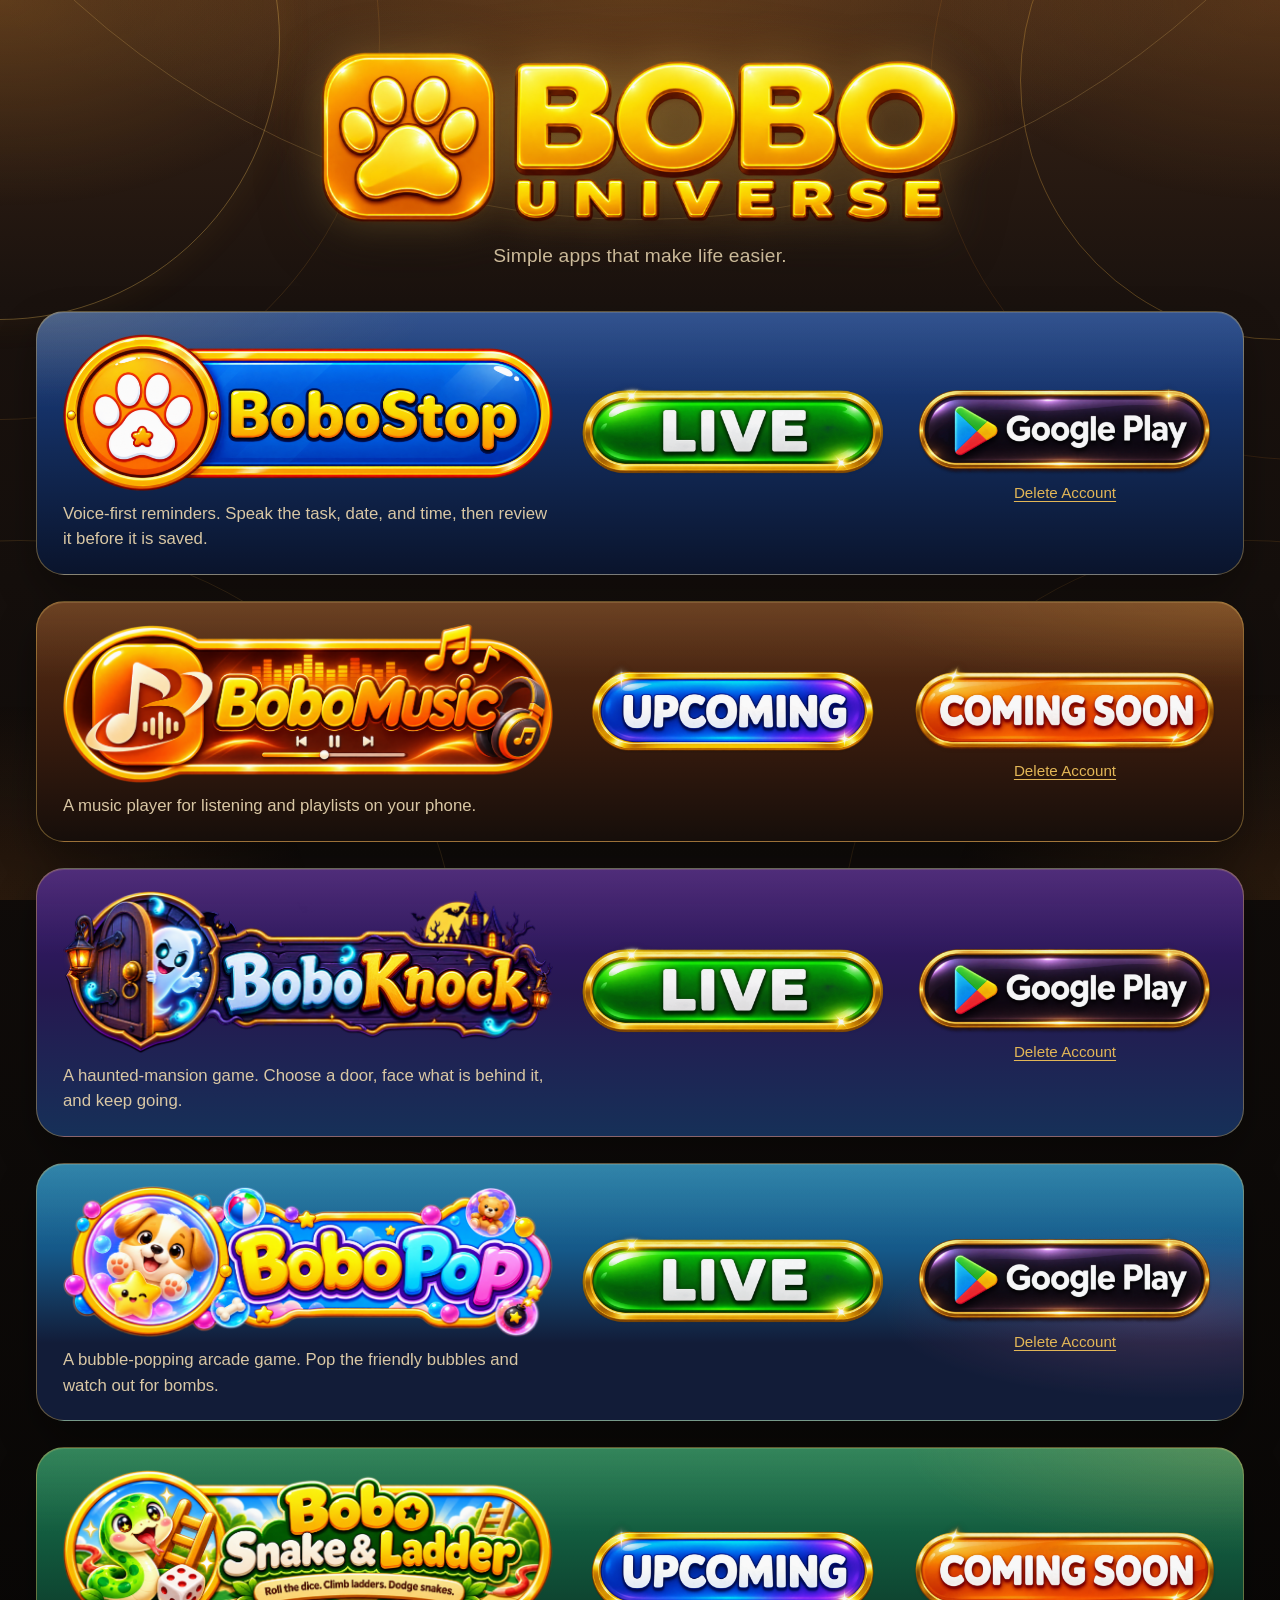
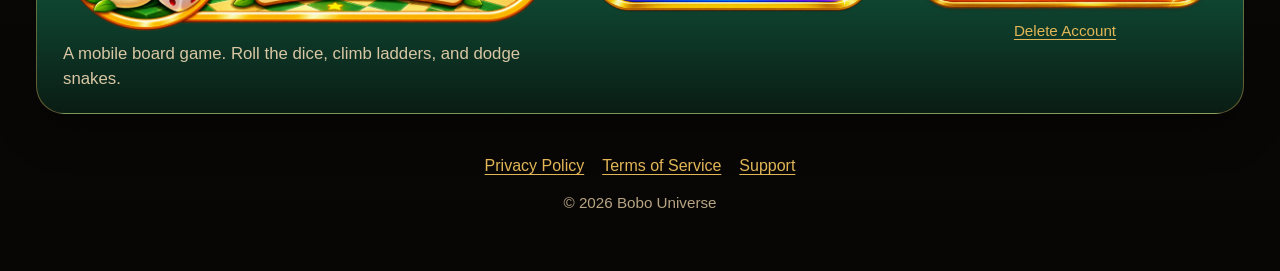
<file: index.html>
<!DOCTYPE html>
<html lang="en">
<head>
  <meta charset="UTF-8" />
  <meta name="viewport" content="width=device-width, initial-scale=1.0" />
  <title>Bobo Universe</title>
  <meta name="description" content="Bobo Universe apps: BoboStop, BoboMusic, BoboKnock, BoboPop, and Bobo Snake &amp; Ladder." />
  <link rel="stylesheet" href="./styles.css" />
</head>
<body>
  <div class="scene" aria-hidden="true">
    <span class="arc arc-top"></span>
    <span class="arc arc-tl"></span>
    <span class="arc arc-tl-outer"></span>
    <span class="arc arc-tr"></span>
    <span class="arc arc-tr-outer"></span>
    <span class="arc arc-bl"></span>
    <span class="arc arc-br"></span>
  </div>
  <header class="hero">
    <img class="logo" src="./assets/logo.png" width="948" height="256" alt="Bobo Universe" />
    <p class="tagline">Simple apps that make life easier.</p>
  </header>

  <main>
    <article class="product" id="bobostop">
      <a class="banner-link" href="./products/bobostop/" aria-label="BoboStop product information">
        <img class="banner" src="./assets/banners/bobostop-banner.png" width="970" height="312" alt="BoboStop" />
      </a>
      <p class="description">Voice-first reminders. Speak the task, date, and time, then review it before it is saved.</p>
      <div class="status">
        <img src="./assets/ui/live.png" width="1032" height="312" alt="Live" />
        <span class="delete-spacer" aria-hidden="true">Delete Account</span>
      </div>
      <div class="action">
        <div class="slot">
          <a class="store" href="https://play.google.com/store/apps/details?id=com.bobouniverse.bobostop" target="_blank" rel="noopener noreferrer" aria-label="Get BoboStop on Google Play">
            <img src="./assets/ui/google-play.png" width="1032" height="312" alt="Get BoboStop on Google Play" />
          </a>
        </div>
        <a class="delete-account" href="./delete-account/" aria-label="Delete BoboStop account">Delete Account</a>
      </div>
    </article>

    <article class="product" id="bobomusic">
      <a class="banner-link" href="./products/bobomusic/" aria-label="BoboMusic product information">
        <img class="banner" src="./assets/banners/bobomusic-banner.png" width="1009" height="329" alt="BoboMusic" />
      </a>
      <p class="description">A music player for listening and playlists on your phone.</p>
      <div class="status">
        <img src="./assets/ui/upcoming.png" width="1032" height="312" alt="Upcoming" />
        <span class="delete-spacer" aria-hidden="true">Delete Account</span>
      </div>
      <div class="action">
        <div class="slot">
          <img src="./assets/ui/coming-soon.png" width="1032" height="312" alt="Coming soon" />
        </div>
        <a class="delete-account" href="./bobomusic-delete-account/" aria-label="Delete BoboMusic account">Delete Account</a>
      </div>
    </article>

    <article class="product" id="boboknock">
      <a class="banner-link" href="./products/boboknock/" aria-label="BoboKnock product information">
        <img class="banner" src="./assets/banners/boboknock-banner.png" width="985" height="327" alt="BoboKnock" />
      </a>
      <p class="description">A haunted-mansion game. Choose a door, face what is behind it, and keep going.</p>
      <div class="status">
        <img src="./assets/ui/live.png" width="1032" height="312" alt="Live" />
        <span class="delete-spacer" aria-hidden="true">Delete Account</span>
      </div>
      <div class="action">
        <div class="slot">
          <a class="store" href="https://play.google.com/store/apps/details?id=com.bobouniverse.boboknock" target="_blank" rel="noopener noreferrer" aria-label="Get BoboKnock on Google Play">
            <img src="./assets/ui/google-play.png" width="1032" height="312" alt="Get BoboKnock on Google Play" />
          </a>
        </div>
        <a class="delete-account" href="./boboknock-delete-account/" aria-label="Delete BoboKnock account">Delete Account</a>
      </div>
    </article>

    <article class="product" id="bobopop">
      <a class="banner-link" href="./products/bobopop/" aria-label="BoboPop product information">
        <img class="banner" src="./assets/banners/bobopop-banner.png" width="1003" height="311" alt="BoboPop" />
      </a>
      <p class="description">A bubble-popping arcade game. Pop the friendly bubbles and watch out for bombs.</p>
      <div class="status">
        <img src="./assets/ui/live.png" width="1032" height="312" alt="Live" />
        <span class="delete-spacer" aria-hidden="true">Delete Account</span>
      </div>
      <div class="action">
        <div class="slot">
          <a class="store" href="https://play.google.com/store/apps/details?id=com.bobouniverse.bobopop" target="_blank" rel="noopener noreferrer" aria-label="Get BoboPop on Google Play">
            <img src="./assets/ui/google-play.png" width="1032" height="312" alt="Get BoboPop on Google Play" />
          </a>
        </div>
        <a class="delete-account" href="./bobopop-delete-account/" aria-label="Delete BoboPop account">Delete Account</a>
      </div>
    </article>

    <article class="product" id="bobosnakeandladder">
      <a class="banner-link" href="./products/bobosnakeandladder/" aria-label="Bobo Snake and Ladder product information">
        <img class="banner" src="./assets/banners/bobosnakeandladder-banner.png" width="1007" height="331" alt="Bobo Snake &amp; Ladder" />
      </a>
      <p class="description">A mobile board game. Roll the dice, climb ladders, and dodge snakes.</p>
      <div class="status">
        <img src="./assets/ui/upcoming.png" width="1032" height="312" alt="Upcoming" />
        <span class="delete-spacer" aria-hidden="true">Delete Account</span>
      </div>
      <div class="action">
        <div class="slot">
          <img src="./assets/ui/coming-soon.png" width="1032" height="312" alt="Coming soon" />
        </div>
        <a class="delete-account" href="./bobosnakeandladder-delete-account/" aria-label="Delete Bobo Snake and Ladder account">Delete Account</a>
      </div>
    </article>
  </main>

  <footer>
    <nav class="legal" aria-label="Policies">
      <a href="./privacy/">Privacy Policy</a>
      <a href="./terms/">Terms of Service</a>
      <a href="./support/">Support</a>
    </nav>
    <p class="copyright">© 2026 Bobo Universe</p>
  </footer>
</body>
</html>
</file>
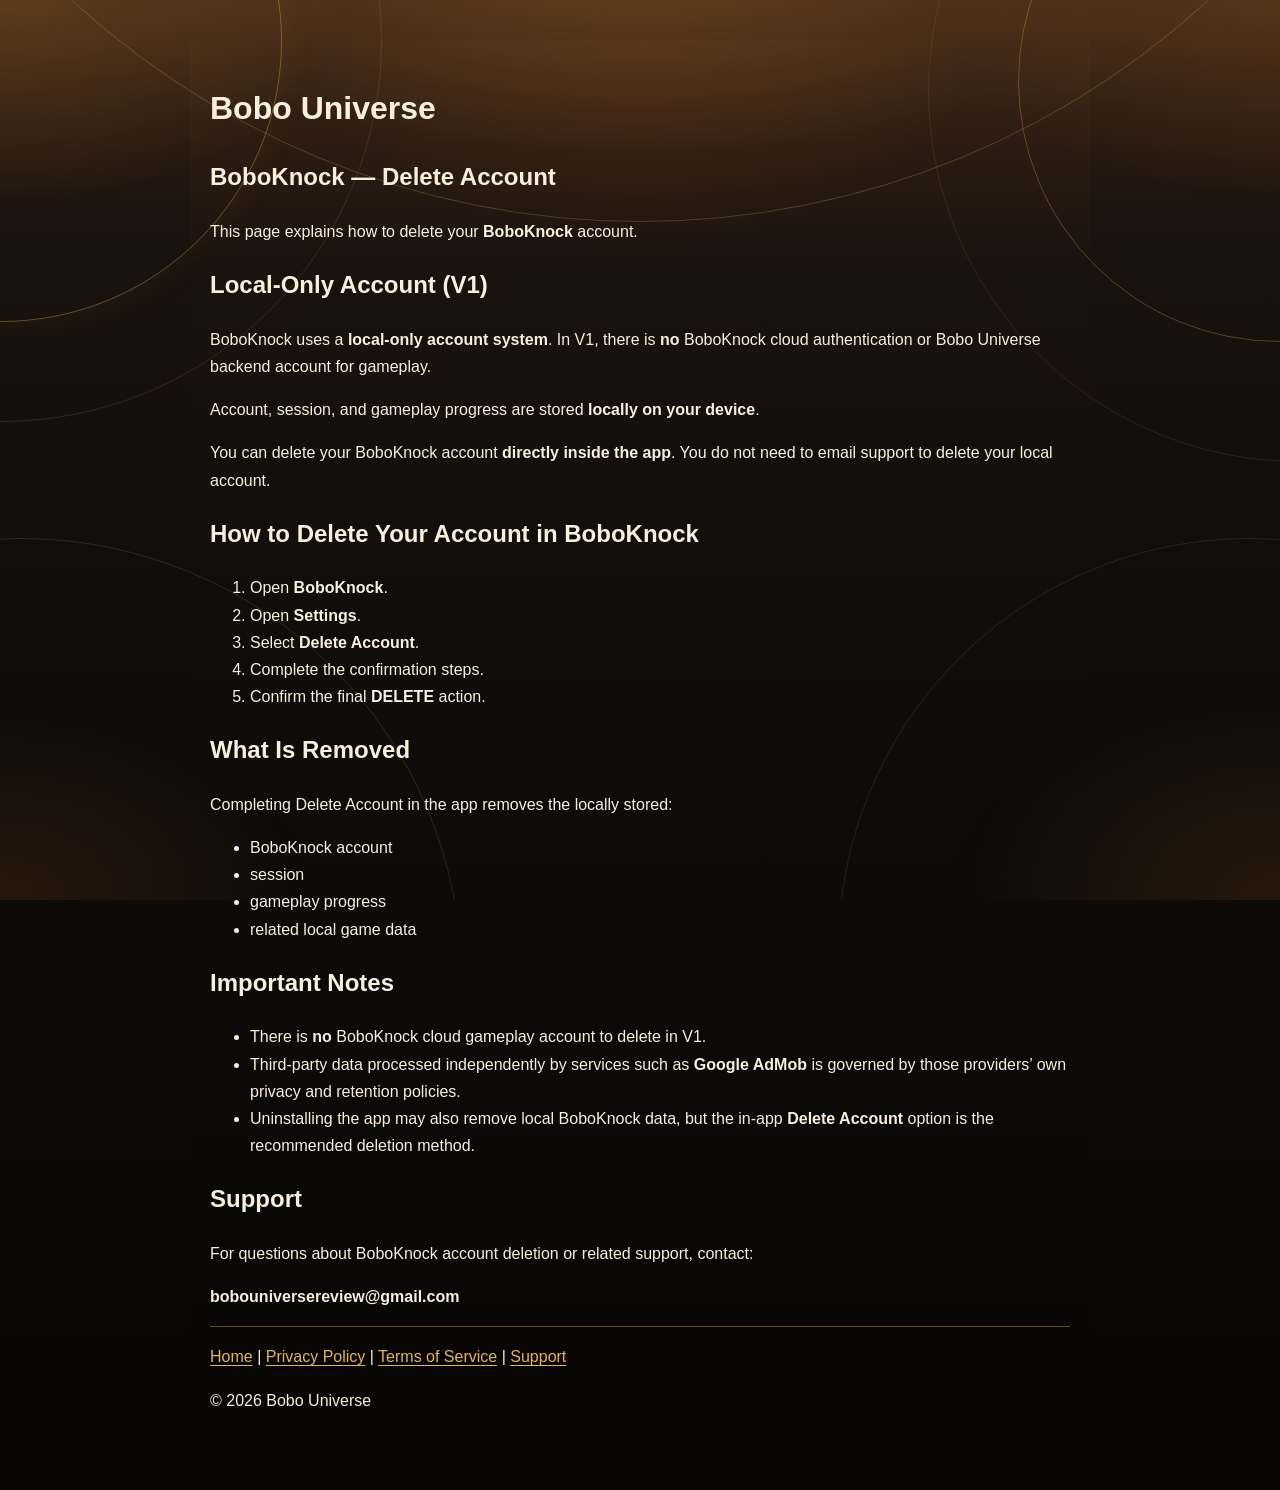
<file: boboknock-delete-account/index.html>
<!DOCTYPE html>
<html lang="en">
<head>
  <meta charset="UTF-8" />
  <meta name="viewport" content="width=device-width, initial-scale=1.0" />
  <title>BoboKnock - Delete Account</title>
  <link rel="stylesheet" href="../theme.css" />
</head>
<body class="doc">
  <div class="scene" aria-hidden="true">
    <span class="arc arc-top"></span>
    <span class="arc arc-tl"></span>
    <span class="arc arc-tl-outer"></span>
    <span class="arc arc-tr"></span>
    <span class="arc arc-tr-outer"></span>
    <span class="arc arc-bl"></span>
    <span class="arc arc-br"></span>
  </div>
  <h1>Bobo Universe</h1>
  <h2>BoboKnock — Delete Account</h2>

  <p>
    This page explains how to delete your <b>BoboKnock</b> account.
  </p>

  <h2>Local-Only Account (V1)</h2>
  <p>
    BoboKnock uses a <b>local-only account system</b>. In V1, there is
    <b>no</b> BoboKnock cloud authentication or Bobo Universe backend account
    for gameplay.
  </p>
  <p>
    Account, session, and gameplay progress are stored
    <b>locally on your device</b>.
  </p>
  <p>
    You can delete your BoboKnock account <b>directly inside the app</b>.
    You do not need to email support to delete your local account.
  </p>

  <h2>How to Delete Your Account in BoboKnock</h2>
  <ol>
    <li>Open <b>BoboKnock</b>.</li>
    <li>Open <b>Settings</b>.</li>
    <li>Select <b>Delete Account</b>.</li>
    <li>Complete the confirmation steps.</li>
    <li>Confirm the final <b>DELETE</b> action.</li>
  </ol>

  <h2>What Is Removed</h2>
  <p>
    Completing Delete Account in the app removes the locally stored:
  </p>
  <ul>
    <li>BoboKnock account</li>
    <li>session</li>
    <li>gameplay progress</li>
    <li>related local game data</li>
  </ul>

  <h2>Important Notes</h2>
  <ul>
    <li>
      There is <b>no</b> BoboKnock cloud gameplay account to delete in V1.
    </li>
    <li>
      Third-party data processed independently by services such as
      <b>Google AdMob</b> is governed by those providers’ own privacy and
      retention policies.
    </li>
    <li>
      Uninstalling the app may also remove local BoboKnock data, but the
      in-app <b>Delete Account</b> option is the recommended deletion method.
    </li>
  </ul>

  <h2>Support</h2>
  <p>
    For questions about BoboKnock account deletion or related support, contact:
  </p>
  <p>
    <b>bobouniversereview@gmail.com</b>
  </p>

  <hr />

  <p>
    <a href="../">Home</a> |
    <a href="../privacy/">Privacy Policy</a> |
    <a href="../terms/">Terms of Service</a> |
    <a href="../support/">Support</a>
  </p>

  <p>© 2026 Bobo Universe</p>
</body>
</html>
</file>
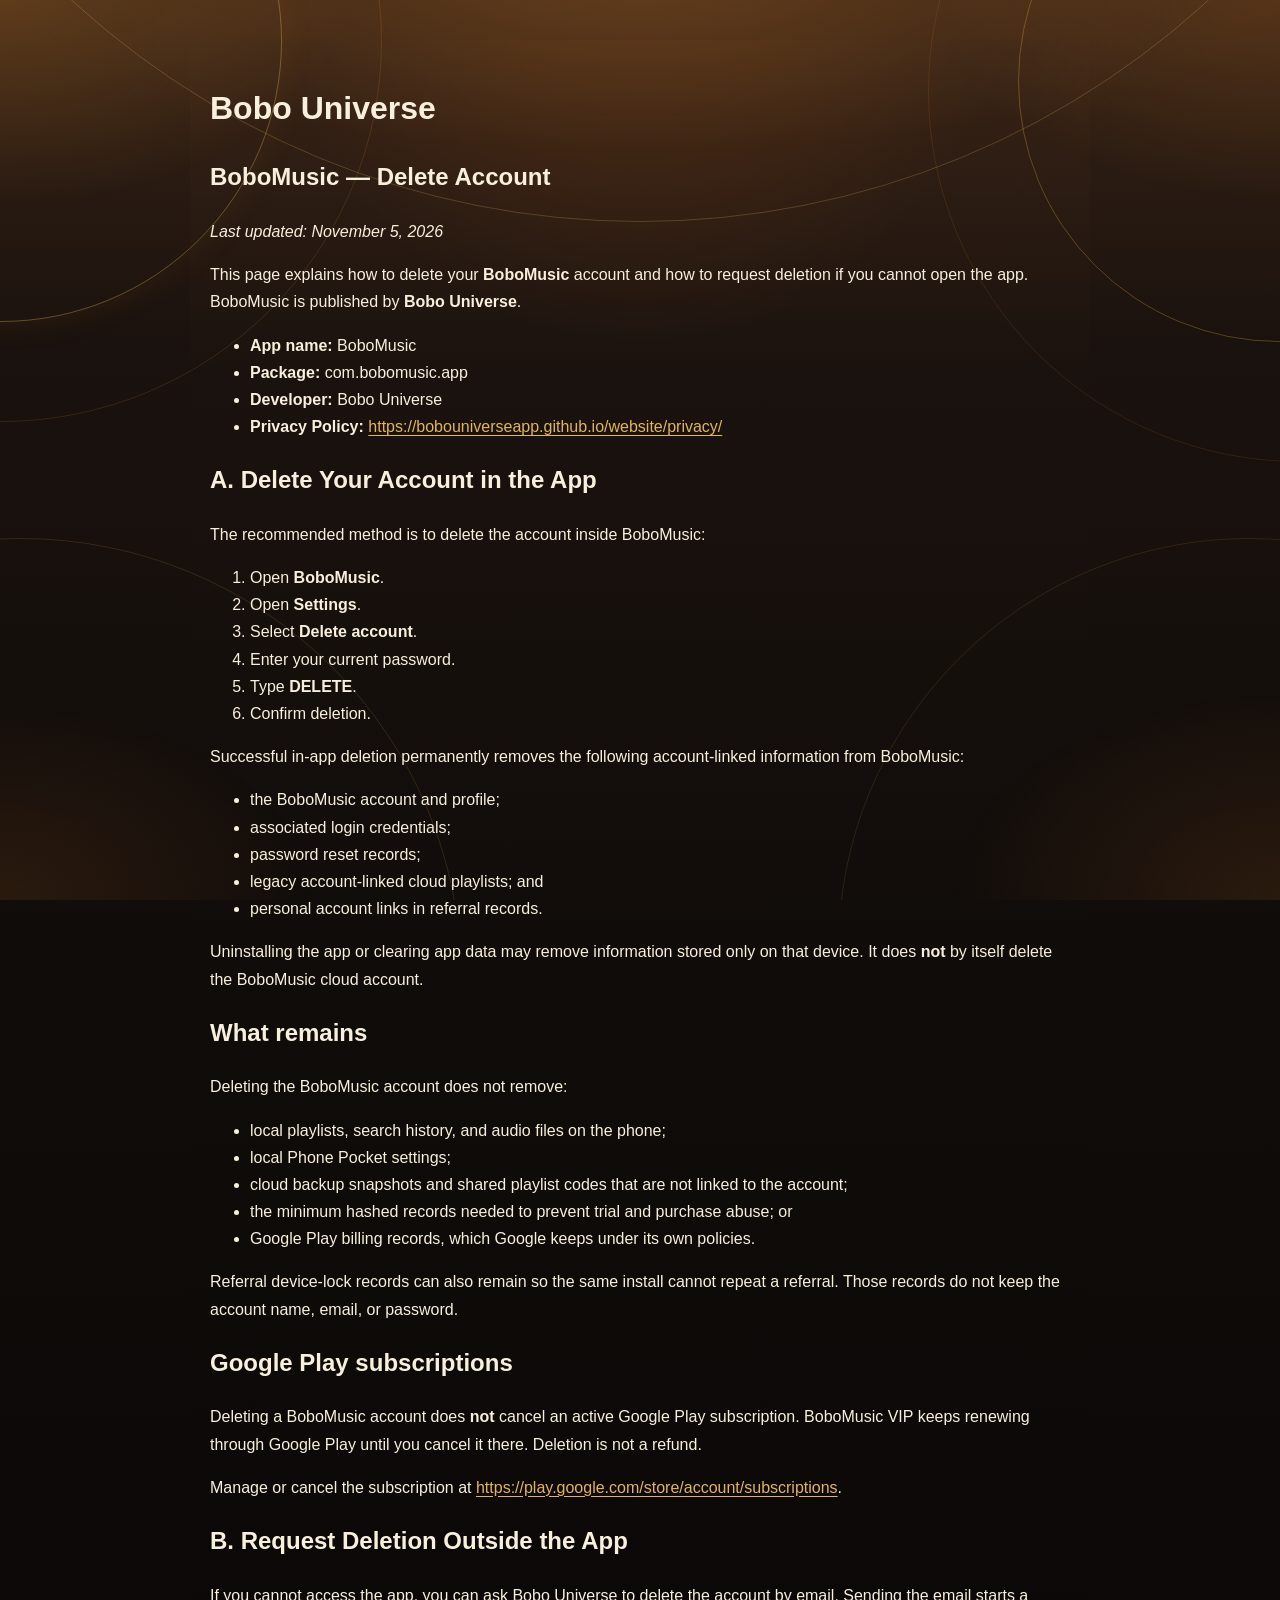
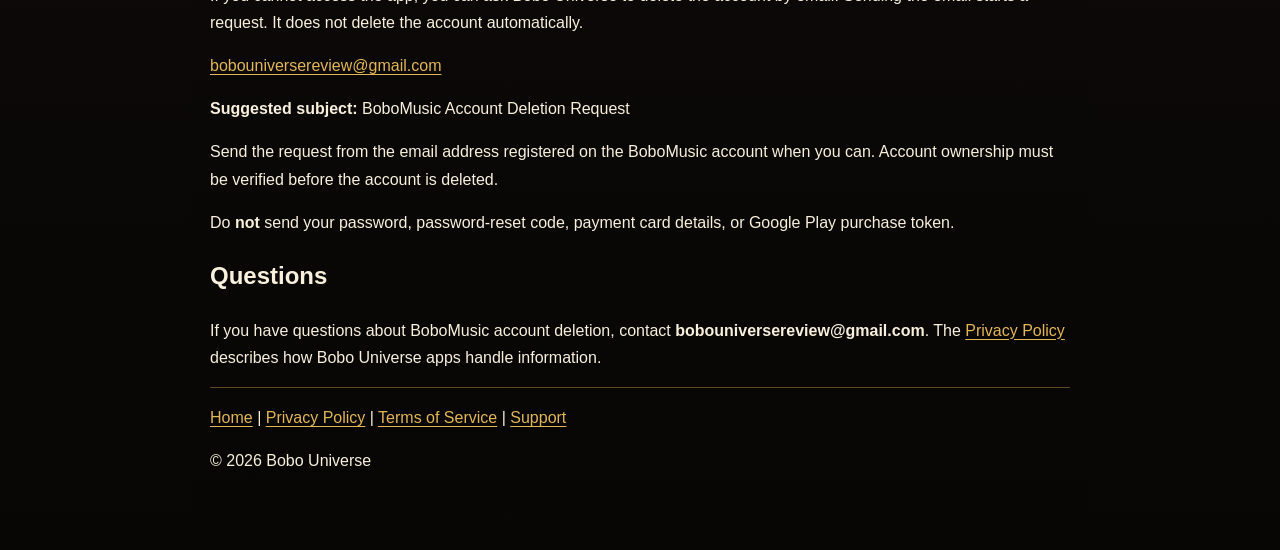
<file: bobomusic-delete-account/index.html>
<!DOCTYPE html>
<html lang="en">
<head>
  <meta charset="UTF-8" />
  <meta name="viewport" content="width=device-width, initial-scale=1.0" />
  <title>BoboMusic — Delete Account</title>
  <link rel="stylesheet" href="../theme.css" />
</head>
<body class="doc">
  <div class="scene" aria-hidden="true">
    <span class="arc arc-top"></span>
    <span class="arc arc-tl"></span>
    <span class="arc arc-tl-outer"></span>
    <span class="arc arc-tr"></span>
    <span class="arc arc-tr-outer"></span>
    <span class="arc arc-bl"></span>
    <span class="arc arc-br"></span>
  </div>
  <h1>Bobo Universe</h1>
  <h2>BoboMusic — Delete Account</h2>
  <p><em>Last updated: November 5, 2026</em></p>

  <p>
    This page explains how to delete your <b>BoboMusic</b> account and how to
    request deletion if you cannot open the app. BoboMusic is published by
    <b>Bobo Universe</b>.
  </p>
  <ul>
    <li><b>App name:</b> BoboMusic</li>
    <li><b>Package:</b> com.bobomusic.app</li>
    <li><b>Developer:</b> Bobo Universe</li>
    <li>
      <b>Privacy Policy:</b>
      <a href="https://bobouniverseapp.github.io/website/privacy/">https://bobouniverseapp.github.io/website/privacy/</a>
    </li>
  </ul>

  <h2>A. Delete Your Account in the App</h2>
  <p>The recommended method is to delete the account inside BoboMusic:</p>
  <ol>
    <li>Open <b>BoboMusic</b>.</li>
    <li>Open <b>Settings</b>.</li>
    <li>Select <b>Delete account</b>.</li>
    <li>Enter your current password.</li>
    <li>Type <b>DELETE</b>.</li>
    <li>Confirm deletion.</li>
  </ol>
  <p>
    Successful in-app deletion permanently removes the following
    account-linked information from BoboMusic:
  </p>
  <ul>
    <li>the BoboMusic account and profile;</li>
    <li>associated login credentials;</li>
    <li>password reset records;</li>
    <li>legacy account-linked cloud playlists; and</li>
    <li>personal account links in referral records.</li>
  </ul>
  <p>
    Uninstalling the app or clearing app data may remove information stored
    only on that device. It does <b>not</b> by itself delete the BoboMusic
    cloud account.
  </p>

  <h2>What remains</h2>
  <p>Deleting the BoboMusic account does not remove:</p>
  <ul>
    <li>local playlists, search history, and audio files on the phone;</li>
    <li>local Phone Pocket settings;</li>
    <li>cloud backup snapshots and shared playlist codes that are not linked to the account;</li>
    <li>the minimum hashed records needed to prevent trial and purchase abuse; or</li>
    <li>Google Play billing records, which Google keeps under its own policies.</li>
  </ul>
  <p>
    Referral device-lock records can also remain so the same install cannot
    repeat a referral. Those records do not keep the account name, email, or
    password.
  </p>

  <h2>Google Play subscriptions</h2>
  <p>
    Deleting a BoboMusic account does <b>not</b> cancel an active Google Play
    subscription. BoboMusic VIP keeps renewing through Google Play until you
    cancel it there. Deletion is not a refund.
  </p>
  <p>
    Manage or cancel the subscription at
    <a href="https://play.google.com/store/account/subscriptions">https://play.google.com/store/account/subscriptions</a>.
  </p>

  <h2>B. Request Deletion Outside the App</h2>
  <p>
    If you cannot access the app, you can ask Bobo Universe to delete the
    account by email. Sending the email starts a request. It does not delete
    the account automatically.
  </p>
  <p>
    <a href="mailto:bobouniversereview@gmail.com?subject=BoboMusic%20Account%20Deletion%20Request">bobouniversereview@gmail.com</a>
  </p>
  <p>
    <b>Suggested subject:</b> BoboMusic Account Deletion Request
  </p>
  <p>
    Send the request from the email address registered on the BoboMusic
    account when you can. Account ownership must be verified before the
    account is deleted.
  </p>
  <p>
    Do <b>not</b> send your password, password-reset code, payment card
    details, or Google Play purchase token.
  </p>

  <h2>Questions</h2>
  <p>
    If you have questions about BoboMusic account deletion, contact
    <b>bobouniversereview@gmail.com</b>.
    The
    <a href="https://bobouniverseapp.github.io/website/privacy/">Privacy Policy</a>
    describes how Bobo Universe apps handle information.
  </p>

  <hr />

  <p>
    <a href="../">Home</a> |
    <a href="../privacy/">Privacy Policy</a> |
    <a href="../terms/">Terms of Service</a> |
    <a href="../support/">Support</a>
  </p>

  <p>© 2026 Bobo Universe</p>
</body>
</html>
</file>
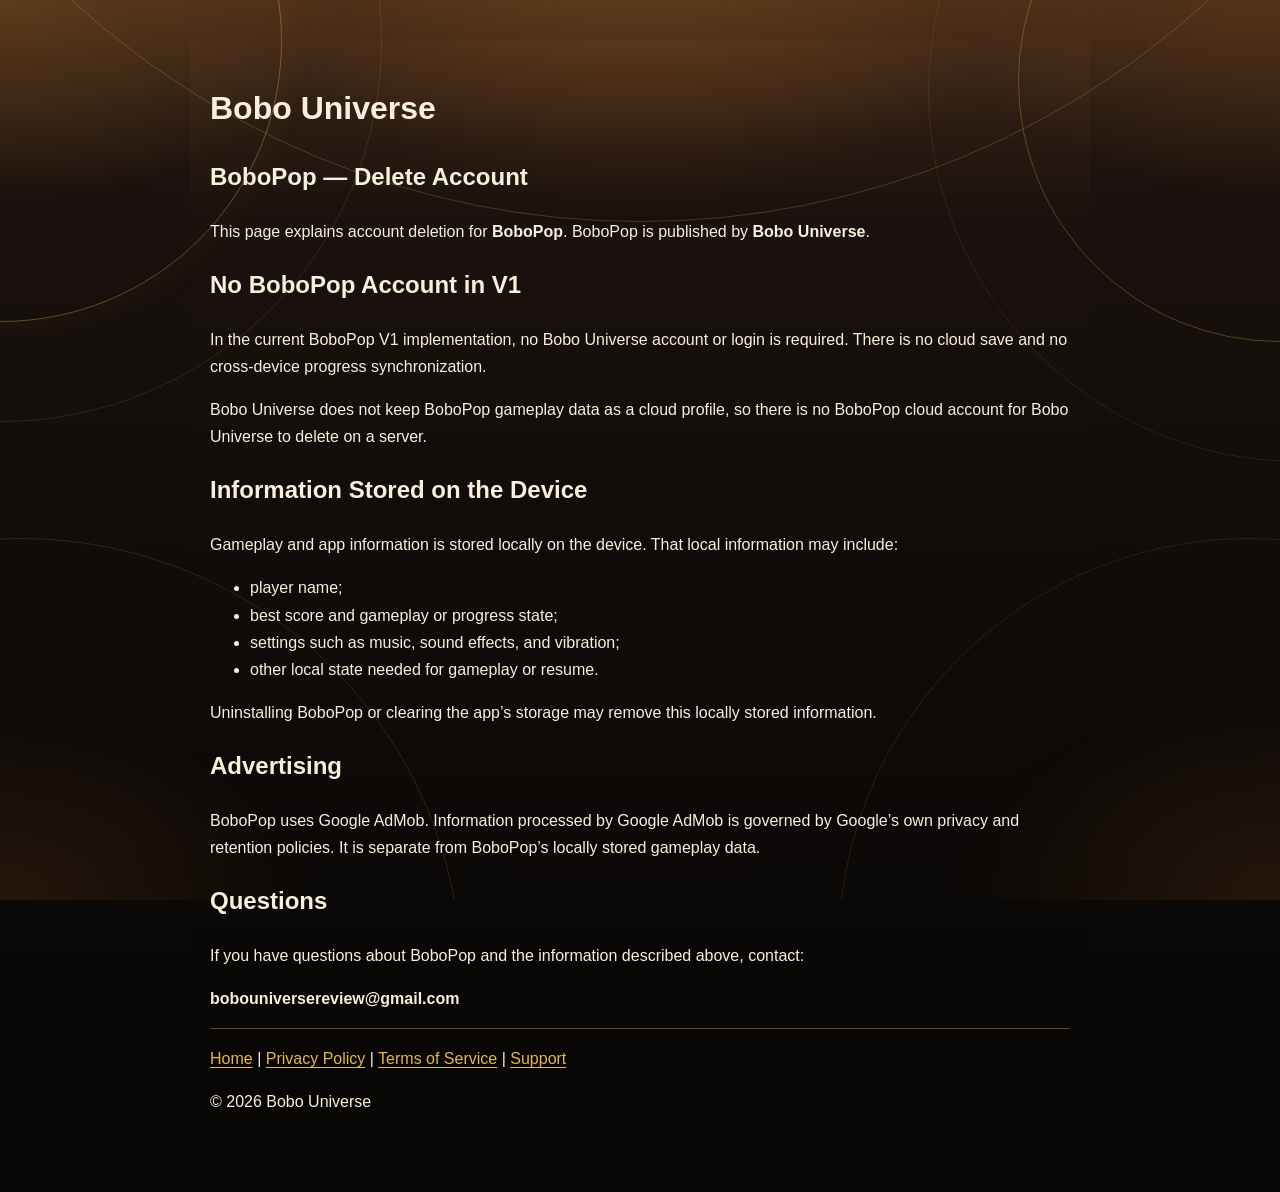
<file: bobopop-delete-account/index.html>
<!DOCTYPE html>
<html lang="en">
<head>
  <meta charset="UTF-8" />
  <meta name="viewport" content="width=device-width, initial-scale=1.0" />
  <title>BoboPop — Delete Account</title>
  <link rel="stylesheet" href="../theme.css" />
</head>
<body class="doc">
  <div class="scene" aria-hidden="true">
    <span class="arc arc-top"></span>
    <span class="arc arc-tl"></span>
    <span class="arc arc-tl-outer"></span>
    <span class="arc arc-tr"></span>
    <span class="arc arc-tr-outer"></span>
    <span class="arc arc-bl"></span>
    <span class="arc arc-br"></span>
  </div>
  <h1>Bobo Universe</h1>
  <h2>BoboPop — Delete Account</h2>

  <p>
    This page explains account deletion for <b>BoboPop</b>. BoboPop is
    published by <b>Bobo Universe</b>.
  </p>

  <h2>No BoboPop Account in V1</h2>
  <p>
    In the current BoboPop V1 implementation, no Bobo Universe account or
    login is required. There is no cloud save and no cross-device progress
    synchronization.
  </p>
  <p>
    Bobo Universe does not keep BoboPop gameplay data as a cloud profile, so
    there is no BoboPop cloud account for Bobo Universe to delete on a server.
  </p>

  <h2>Information Stored on the Device</h2>
  <p>
    Gameplay and app information is stored locally on the device. That local
    information may include:
  </p>
  <ul>
    <li>player name;</li>
    <li>best score and gameplay or progress state;</li>
    <li>settings such as music, sound effects, and vibration;</li>
    <li>other local state needed for gameplay or resume.</li>
  </ul>
  <p>
    Uninstalling BoboPop or clearing the app’s storage may remove this locally
    stored information.
  </p>

  <h2>Advertising</h2>
  <p>
    BoboPop uses Google AdMob. Information processed by Google AdMob is
    governed by Google’s own privacy and retention policies. It is separate
    from BoboPop’s locally stored gameplay data.
  </p>

  <h2>Questions</h2>
  <p>
    If you have questions about BoboPop and the information described above,
    contact:
  </p>
  <p>
    <b>bobouniversereview@gmail.com</b>
  </p>

  <hr />

  <p>
    <a href="../">Home</a> |
    <a href="../privacy/">Privacy Policy</a> |
    <a href="../terms/">Terms of Service</a> |
    <a href="../support/">Support</a>
  </p>

  <p>© 2026 Bobo Universe</p>
</body>
</html>
</file>
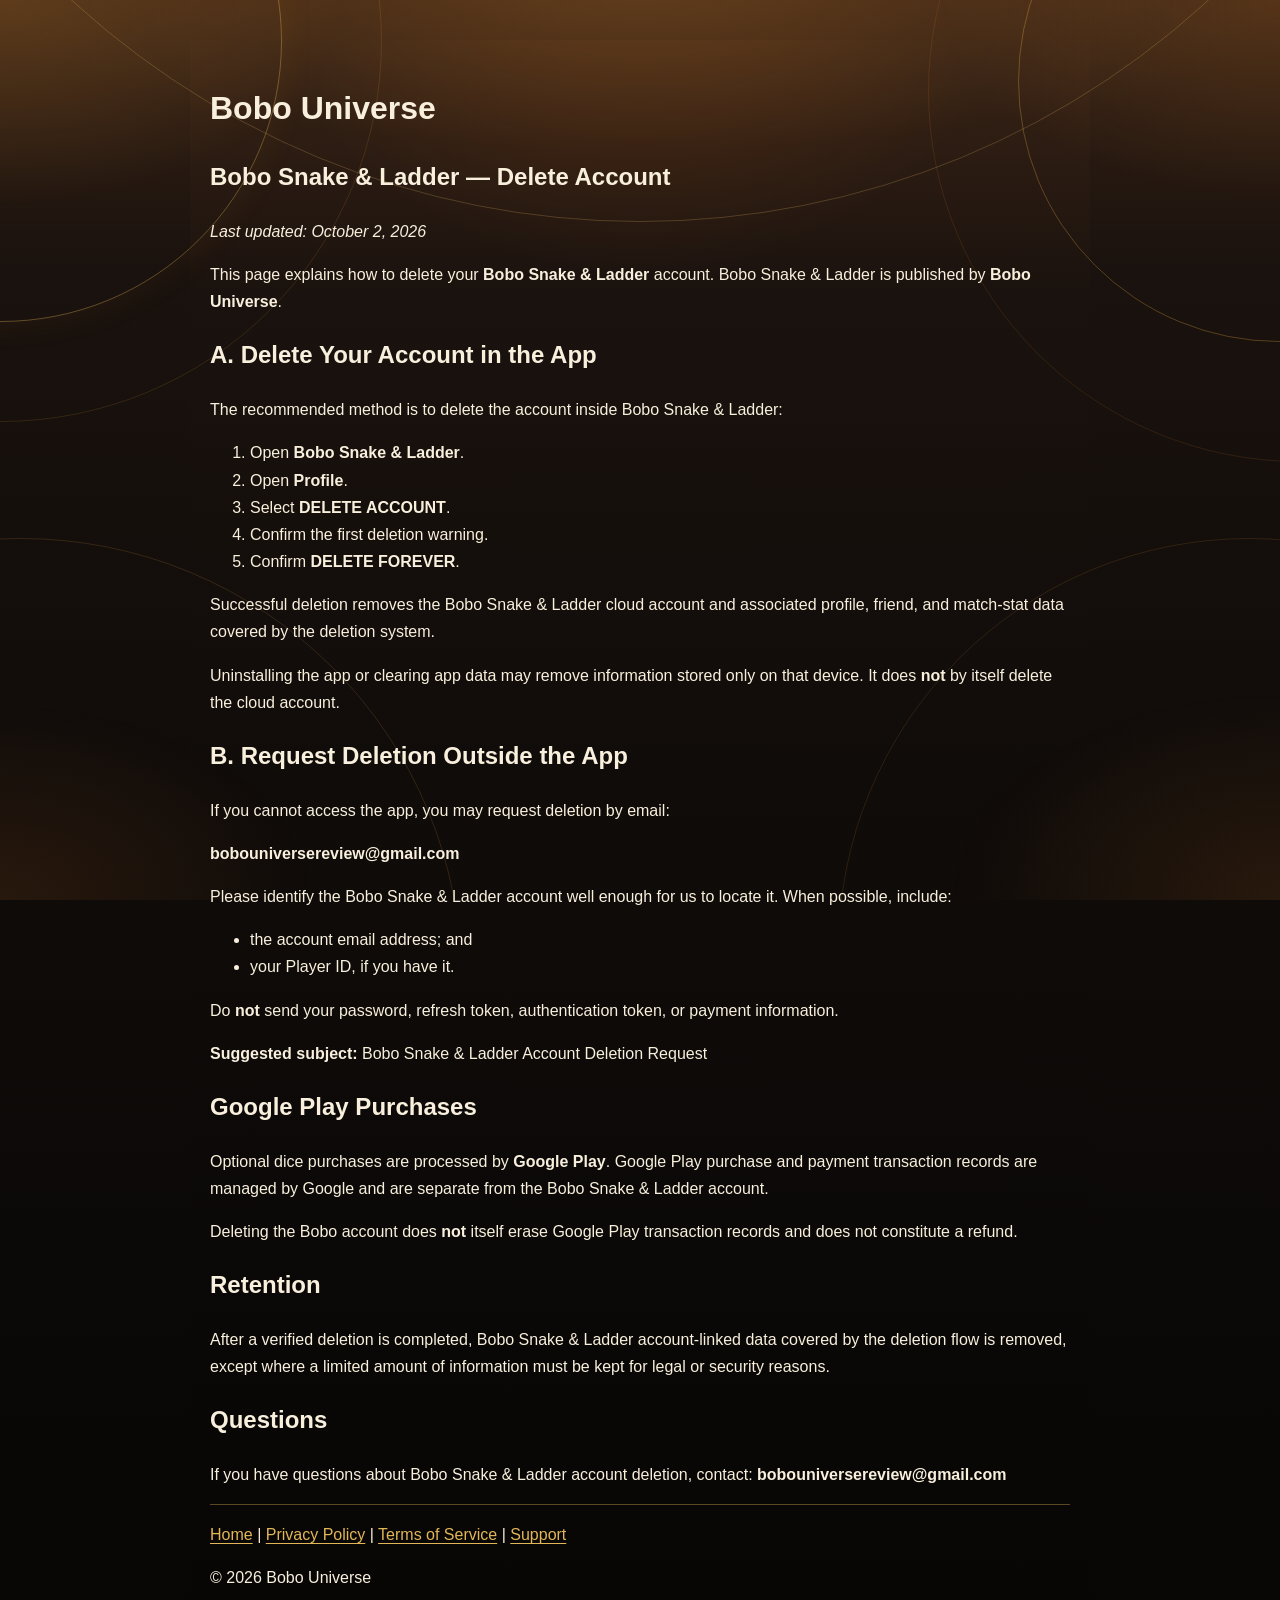
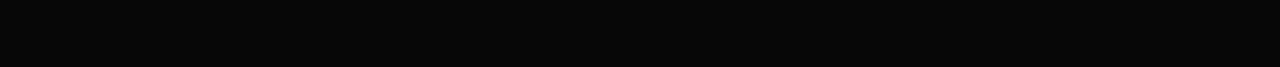
<file: bobosnakeandladder-delete-account/index.html>
<!DOCTYPE html>
<html lang="en">
<head>
  <meta charset="UTF-8" />
  <meta name="viewport" content="width=device-width, initial-scale=1.0" />
  <title>Bobo Snake &amp; Ladder — Delete Account</title>
  <link rel="stylesheet" href="../theme.css" />
</head>
<body class="doc">
  <div class="scene" aria-hidden="true">
    <span class="arc arc-top"></span>
    <span class="arc arc-tl"></span>
    <span class="arc arc-tl-outer"></span>
    <span class="arc arc-tr"></span>
    <span class="arc arc-tr-outer"></span>
    <span class="arc arc-bl"></span>
    <span class="arc arc-br"></span>
  </div>
  <h1>Bobo Universe</h1>
  <h2>Bobo Snake &amp; Ladder — Delete Account</h2>
  <p><em>Last updated: October 2, 2026</em></p>

  <p>
    This page explains how to delete your <b>Bobo Snake &amp; Ladder</b>
    account. Bobo Snake &amp; Ladder is published by <b>Bobo Universe</b>.
  </p>

  <h2>A. Delete Your Account in the App</h2>
  <p>
    The recommended method is to delete the account inside Bobo Snake &amp;
    Ladder:
  </p>
  <ol>
    <li>Open <b>Bobo Snake &amp; Ladder</b>.</li>
    <li>Open <b>Profile</b>.</li>
    <li>Select <b>DELETE ACCOUNT</b>.</li>
    <li>Confirm the first deletion warning.</li>
    <li>Confirm <b>DELETE FOREVER</b>.</li>
  </ol>
  <p>
    Successful deletion removes the Bobo Snake &amp; Ladder cloud account and
    associated profile, friend, and match-stat data covered by the deletion
    system.
  </p>
  <p>
    Uninstalling the app or clearing app data may remove information stored
    only on that device. It does <b>not</b> by itself delete the cloud account.
  </p>

  <h2>B. Request Deletion Outside the App</h2>
  <p>
    If you cannot access the app, you may request deletion by email:
  </p>
  <p>
    <b>bobouniversereview@gmail.com</b>
  </p>
  <p>
    Please identify the Bobo Snake &amp; Ladder account well enough for us to
    locate it. When possible, include:
  </p>
  <ul>
    <li>the account email address; and</li>
    <li>your Player ID, if you have it.</li>
  </ul>
  <p>
    Do <b>not</b> send your password, refresh token, authentication token, or
    payment information.
  </p>
  <p>
    <b>Suggested subject:</b> Bobo Snake &amp; Ladder Account Deletion Request
  </p>

  <h2>Google Play Purchases</h2>
  <p>
    Optional dice purchases are processed by <b>Google Play</b>. Google Play
    purchase and payment transaction records are managed by Google and are
    separate from the Bobo Snake &amp; Ladder account.
  </p>
  <p>
    Deleting the Bobo account does <b>not</b> itself erase Google Play
    transaction records and does not constitute a refund.
  </p>

  <h2>Retention</h2>
  <p>
    After a verified deletion is completed, Bobo Snake &amp; Ladder
    account-linked data covered by the deletion flow is removed, except where
    a limited amount of information must be kept for legal or security
    reasons.
  </p>

  <h2>Questions</h2>
  <p>
    If you have questions about Bobo Snake &amp; Ladder account deletion,
    contact: <b>bobouniversereview@gmail.com</b>
  </p>

  <hr />

  <p>
    <a href="../">Home</a> |
    <a href="../privacy/">Privacy Policy</a> |
    <a href="../terms/">Terms of Service</a> |
    <a href="../support/">Support</a>
  </p>

  <p>© 2026 Bobo Universe</p>
</body>
</html>
</file>
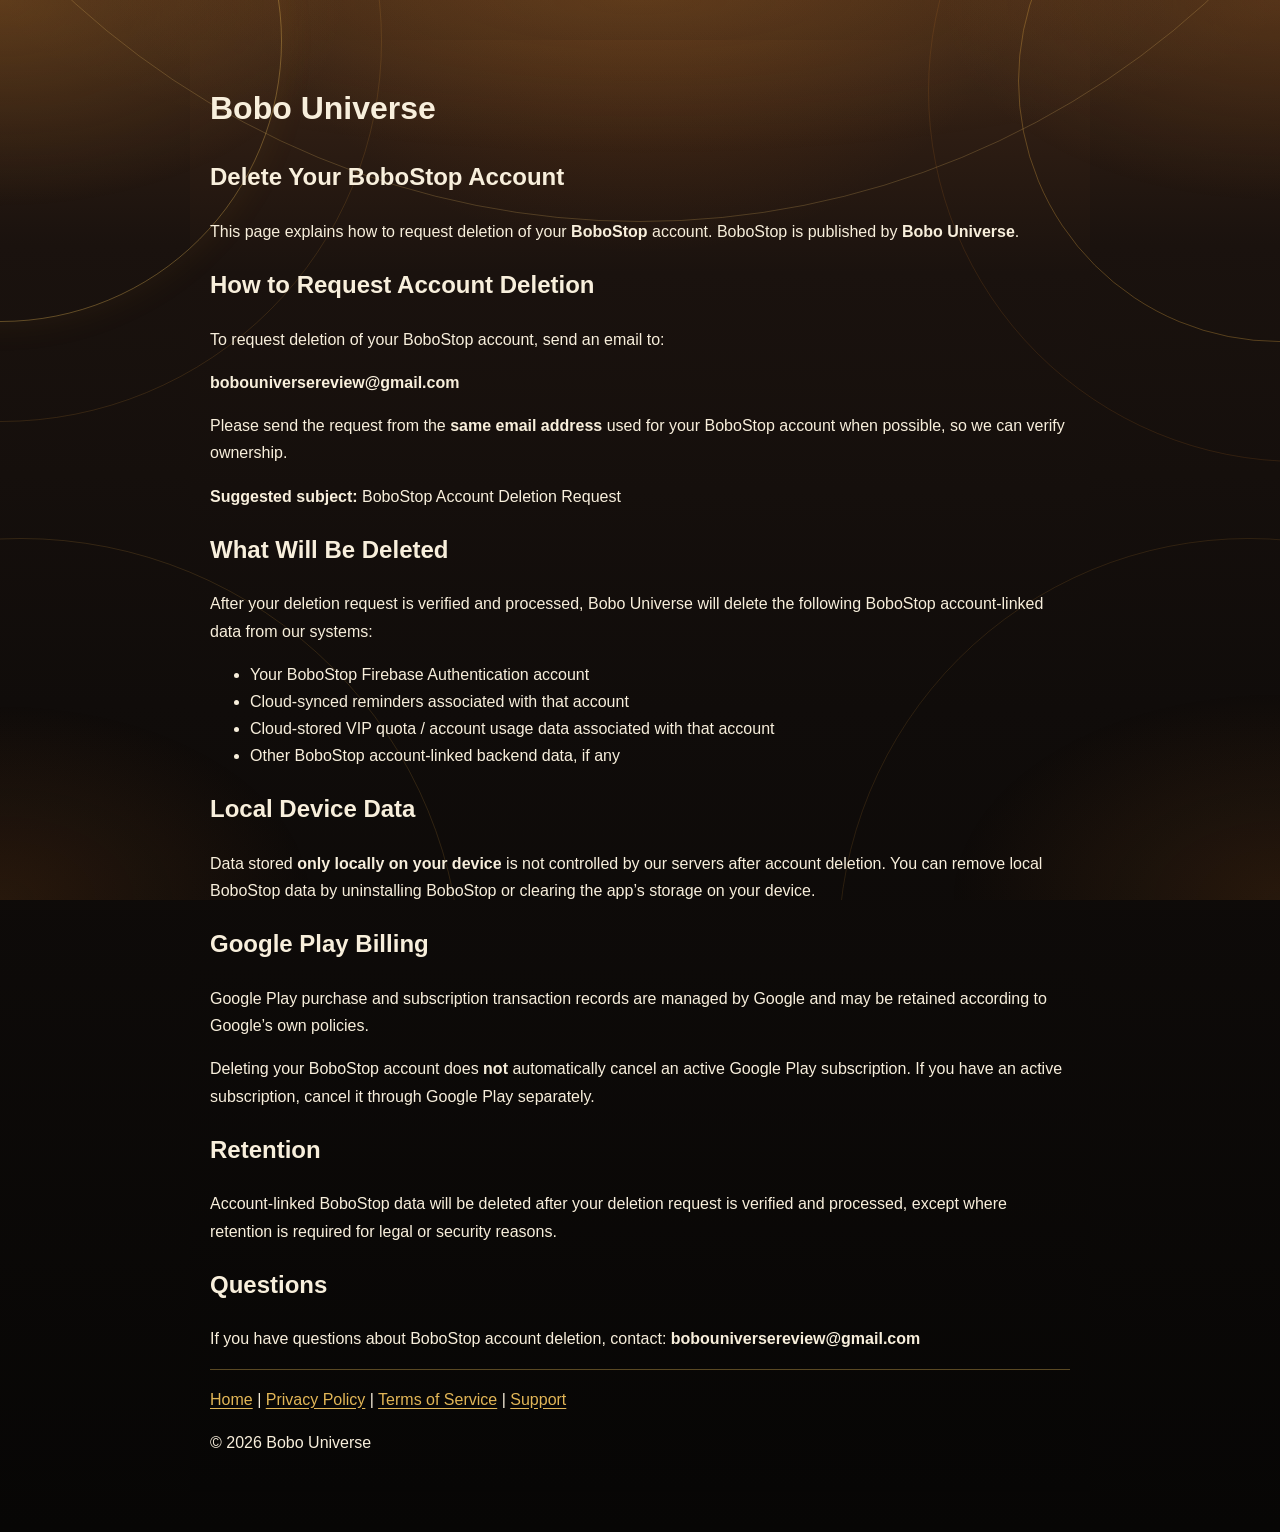
<file: delete-account/index.html>
<!DOCTYPE html>
<html lang="en">
<head>
  <meta charset="UTF-8" />
  <meta name="viewport" content="width=device-width, initial-scale=1.0" />
  <title>Delete Your BoboStop Account</title>
  <link rel="stylesheet" href="../theme.css" />
</head>
<body class="doc">
  <div class="scene" aria-hidden="true">
    <span class="arc arc-top"></span>
    <span class="arc arc-tl"></span>
    <span class="arc arc-tl-outer"></span>
    <span class="arc arc-tr"></span>
    <span class="arc arc-tr-outer"></span>
    <span class="arc arc-bl"></span>
    <span class="arc arc-br"></span>
  </div>
  <h1>Bobo Universe</h1>
  <h2>Delete Your BoboStop Account</h2>

  <p>
    This page explains how to request deletion of your
    <b>BoboStop</b> account. BoboStop is published by <b>Bobo Universe</b>.
  </p>

  <h2>How to Request Account Deletion</h2>
  <p>
    To request deletion of your BoboStop account, send an email to:
  </p>
  <p>
    <b>bobouniversereview@gmail.com</b>
  </p>
  <p>
    Please send the request from the <b>same email address</b> used for your
    BoboStop account when possible, so we can verify ownership.
  </p>
  <p>
    <b>Suggested subject:</b> BoboStop Account Deletion Request
  </p>

  <h2>What Will Be Deleted</h2>
  <p>
    After your deletion request is verified and processed, Bobo Universe will
    delete the following BoboStop account-linked data from our systems:
  </p>
  <ul>
    <li>Your BoboStop Firebase Authentication account</li>
    <li>Cloud-synced reminders associated with that account</li>
    <li>Cloud-stored VIP quota / account usage data associated with that account</li>
    <li>Other BoboStop account-linked backend data, if any</li>
  </ul>

  <h2>Local Device Data</h2>
  <p>
    Data stored <b>only locally on your device</b> is not controlled by our
    servers after account deletion. You can remove local BoboStop data by
    uninstalling BoboStop or clearing the app’s storage on your device.
  </p>

  <h2>Google Play Billing</h2>
  <p>
    Google Play purchase and subscription transaction records are managed by
    Google and may be retained according to Google’s own policies.
  </p>
  <p>
    Deleting your BoboStop account does <b>not</b> automatically cancel an
    active Google Play subscription. If you have an active subscription, cancel
    it through Google Play separately.
  </p>

  <h2>Retention</h2>
  <p>
    Account-linked BoboStop data will be deleted after your deletion request is
    verified and processed, except where retention is required for legal or
    security reasons.
  </p>

  <h2>Questions</h2>
  <p>
    If you have questions about BoboStop account deletion, contact:
    <b>bobouniversereview@gmail.com</b>
  </p>

  <hr />

  <p>
    <a href="../">Home</a> |
    <a href="../privacy/">Privacy Policy</a> |
    <a href="../terms/">Terms of Service</a> |
    <a href="../support/">Support</a>
  </p>

  <p>© 2026 Bobo Universe</p>
</body>
</html>
</file>
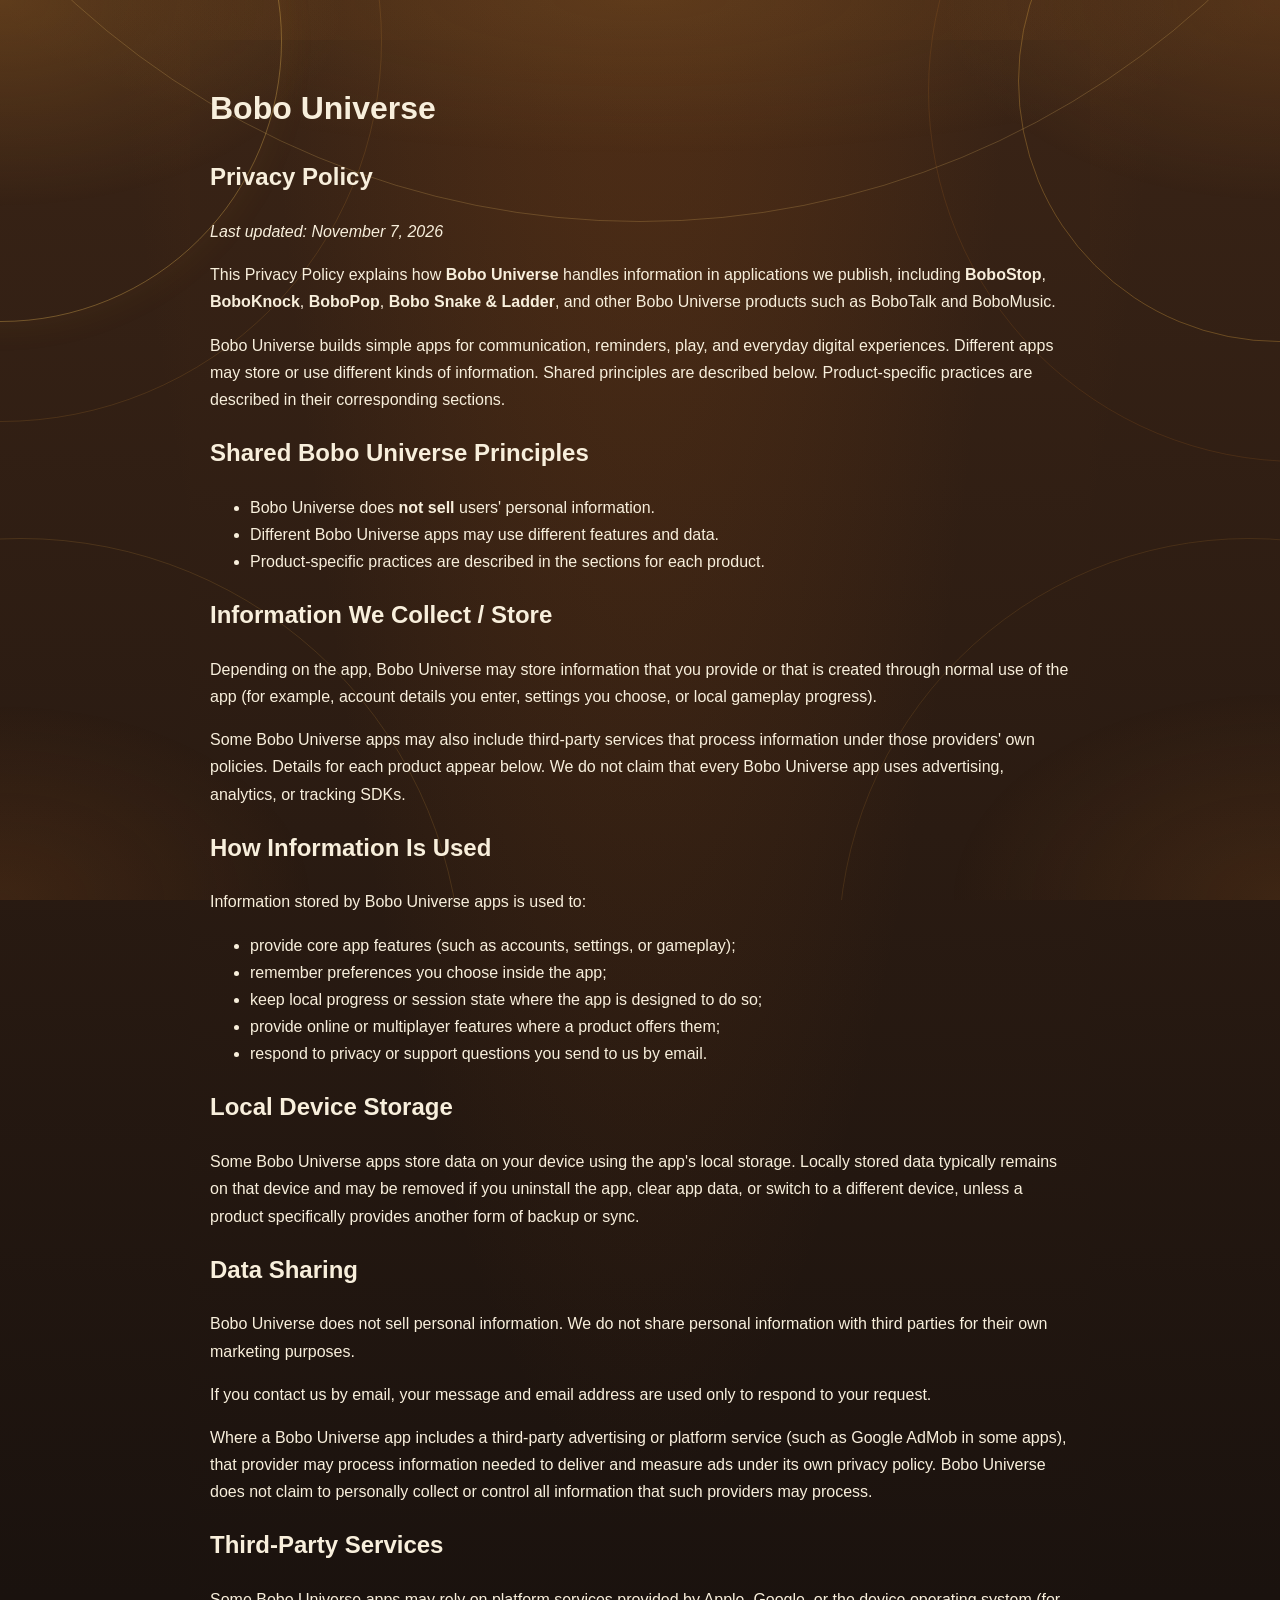
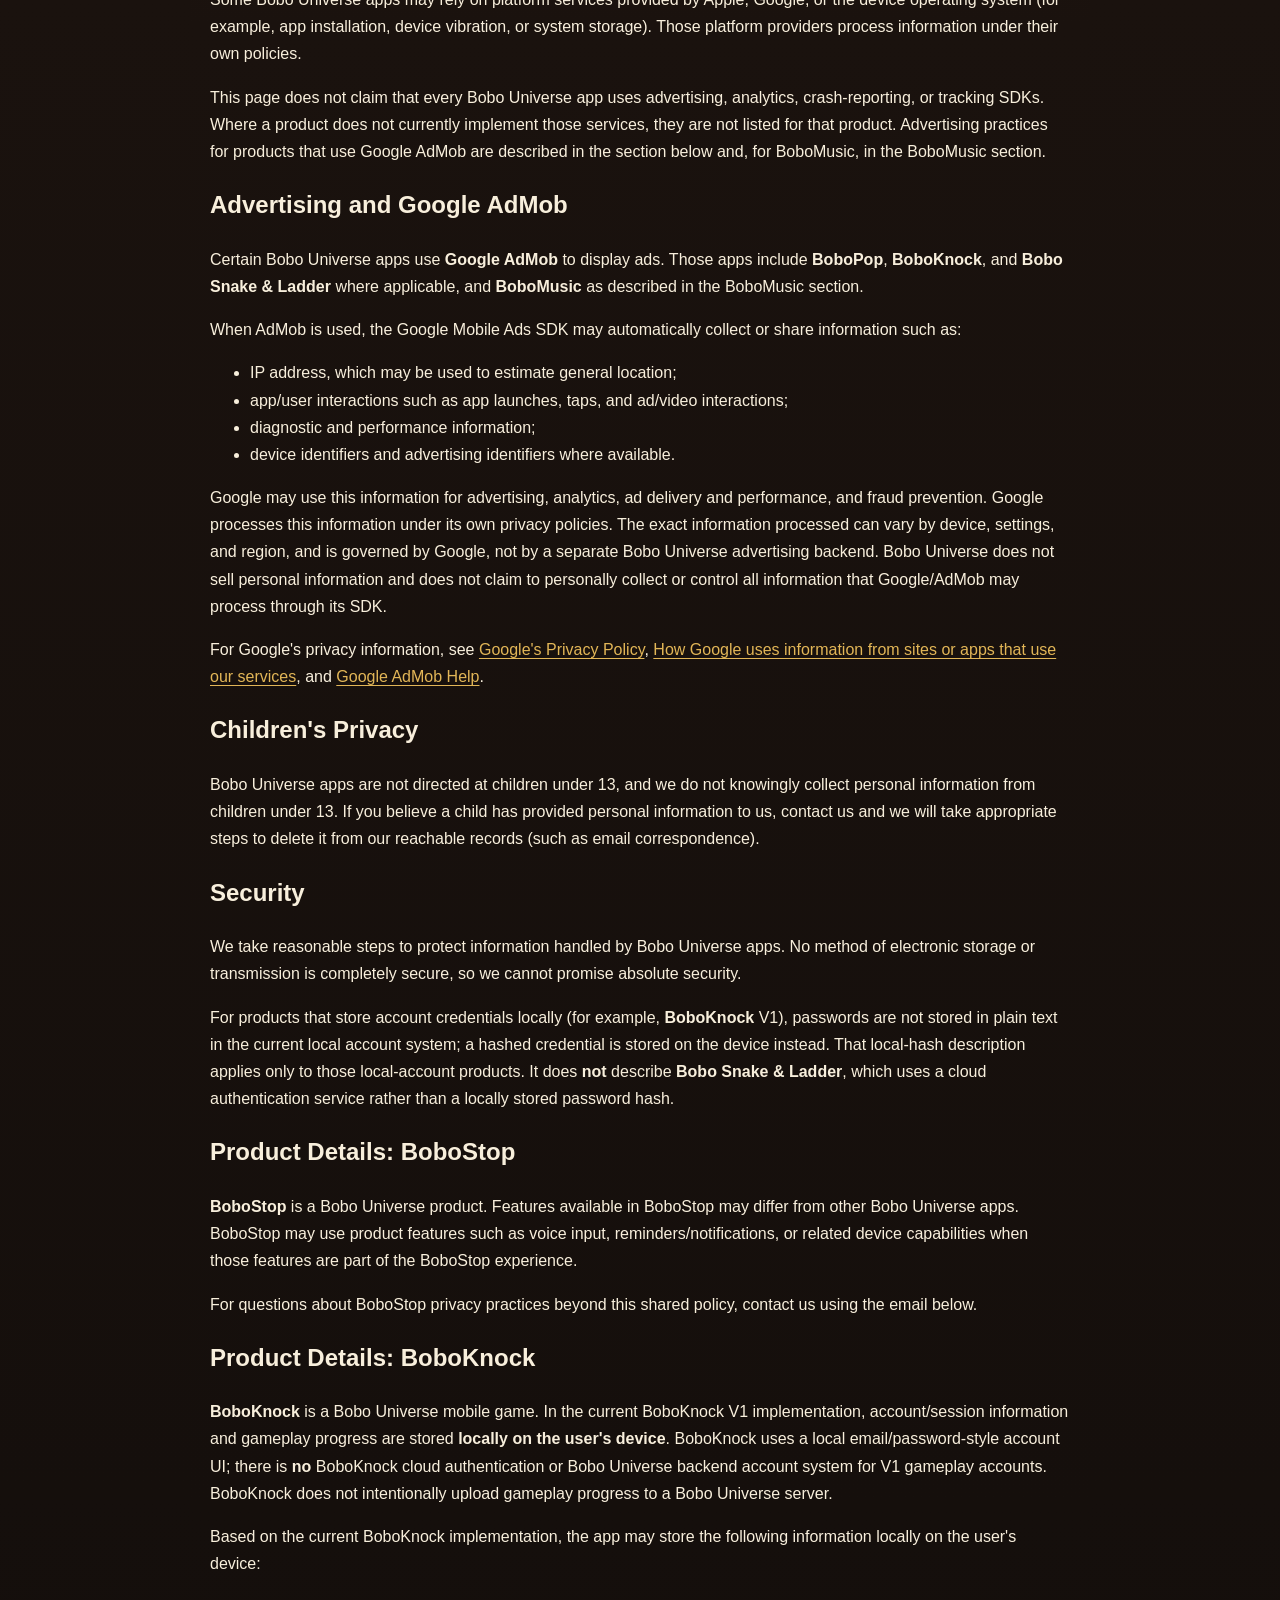
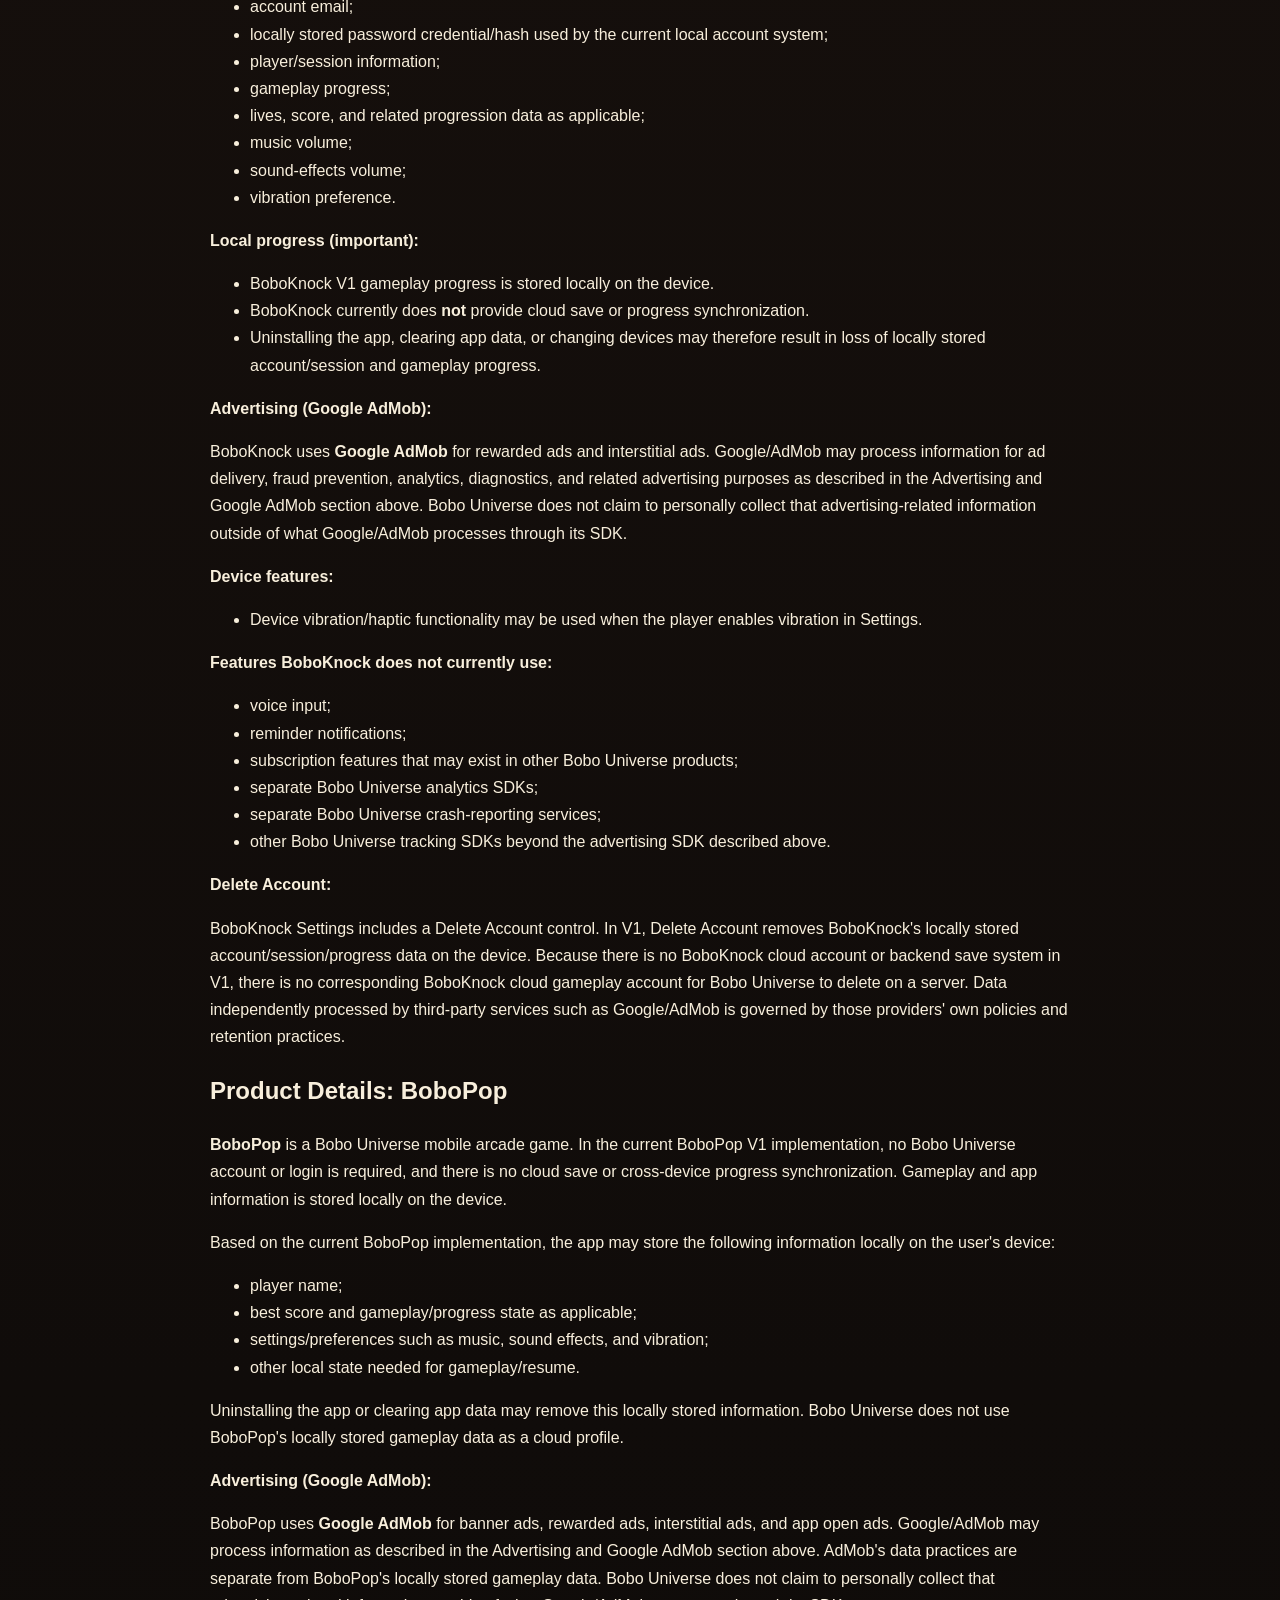
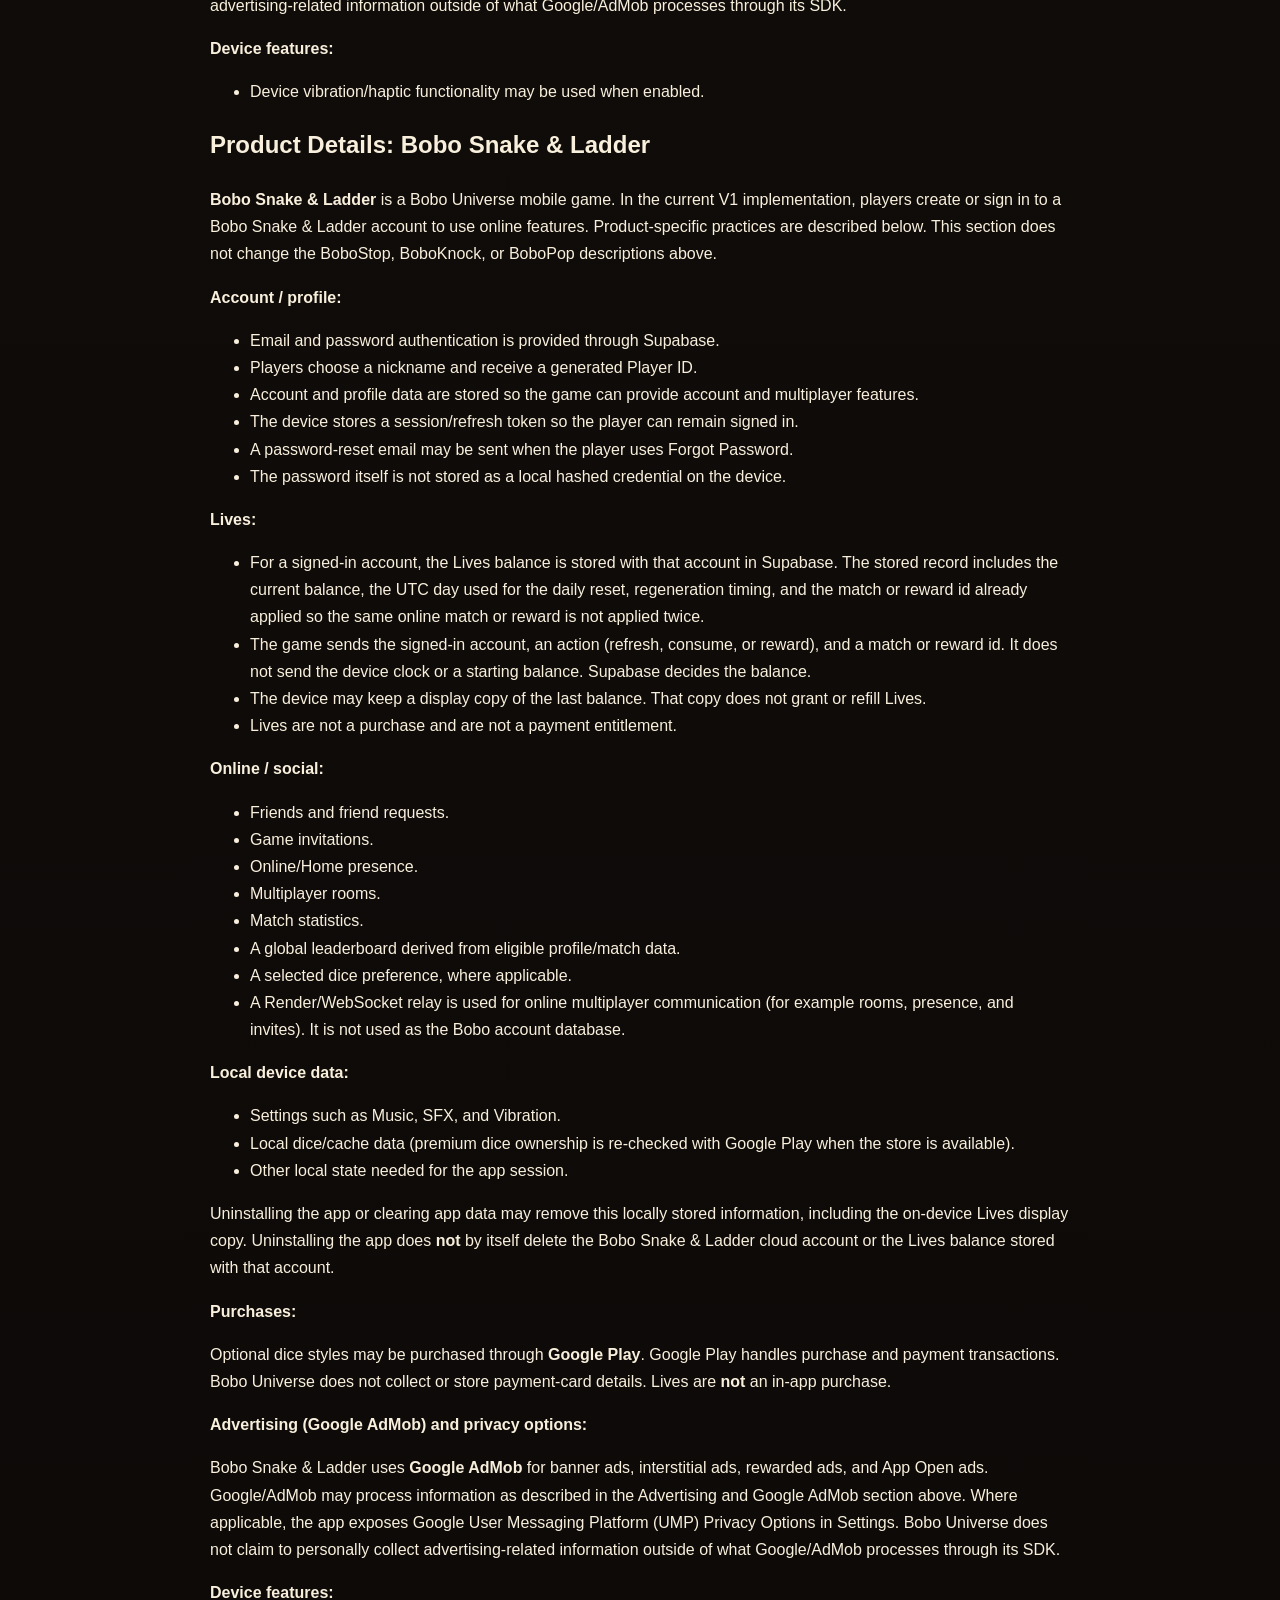
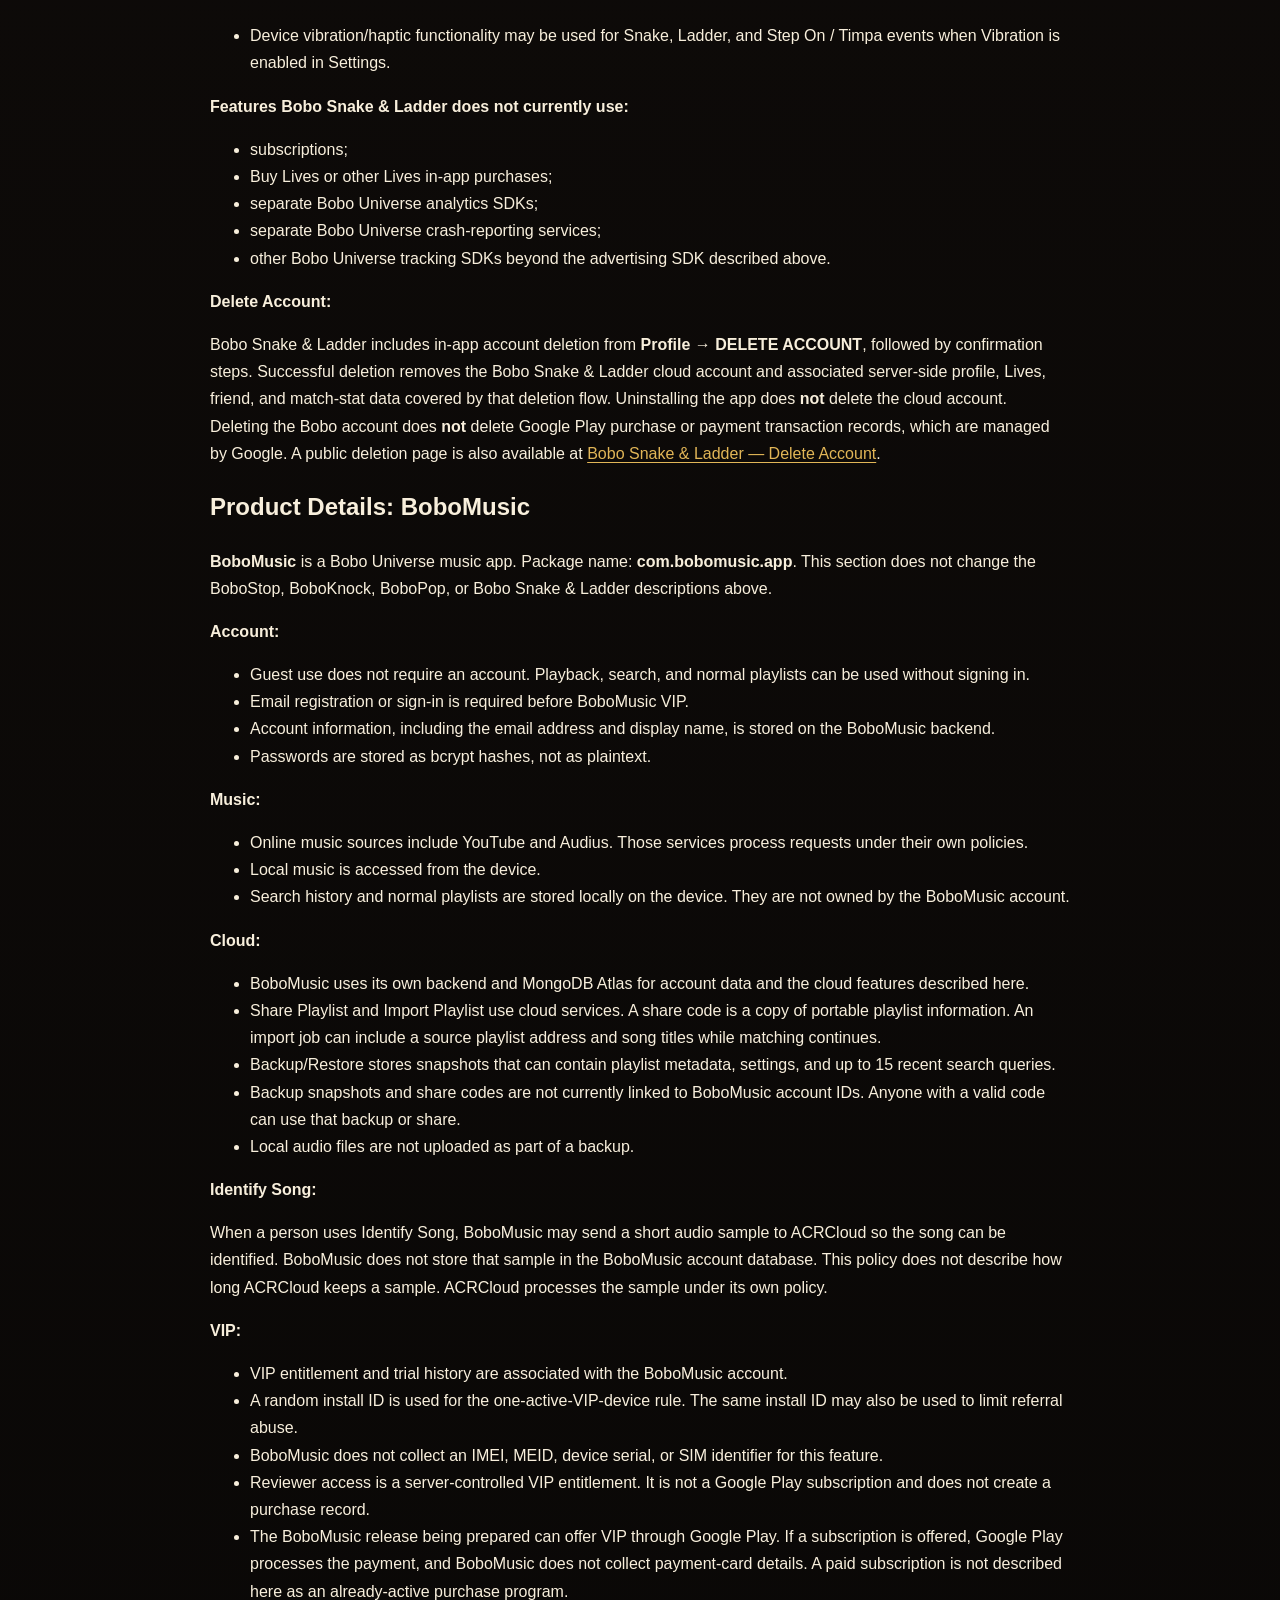
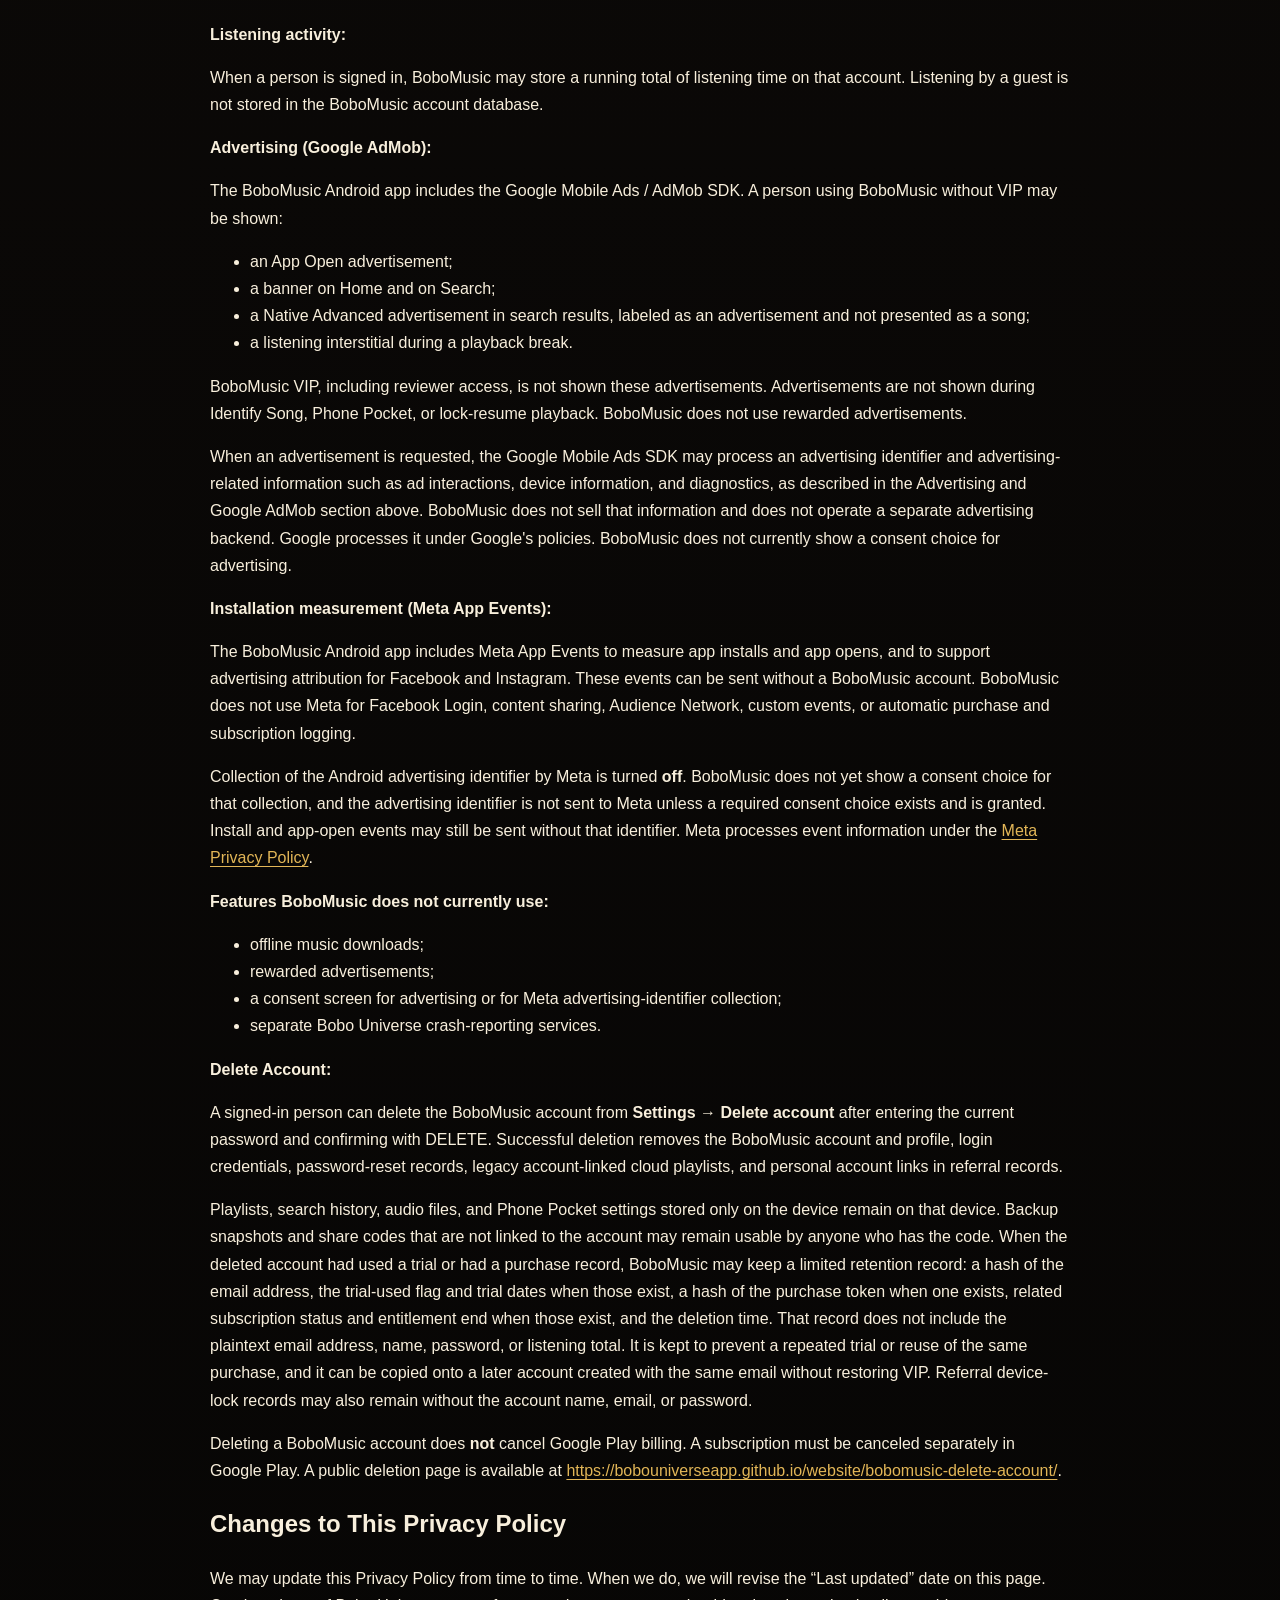
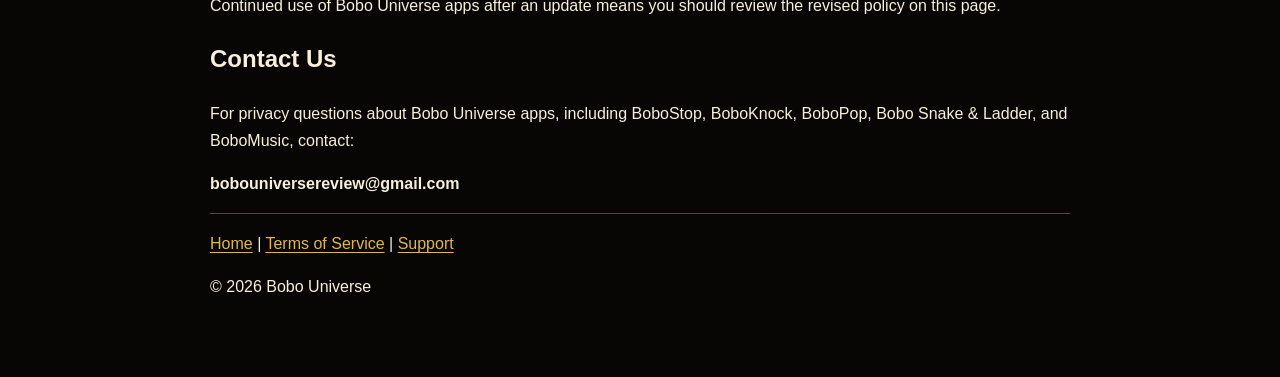
<file: privacy/index.html>
<!DOCTYPE html>
<html lang="en">
<head>
  <meta charset="UTF-8" />
  <meta name="viewport" content="width=device-width, initial-scale=1.0" />
  <title>Bobo Universe - Privacy Policy</title>
  <link rel="stylesheet" href="../theme.css" />
</head>
<body class="doc">
  <div class="scene" aria-hidden="true">
    <span class="arc arc-top"></span>
    <span class="arc arc-tl"></span>
    <span class="arc arc-tl-outer"></span>
    <span class="arc arc-tr"></span>
    <span class="arc arc-tr-outer"></span>
    <span class="arc arc-bl"></span>
    <span class="arc arc-br"></span>
  </div>
  <h1>Bobo Universe</h1>
  <h2>Privacy Policy</h2>
  <p><em>Last updated: November 7, 2026</em></p>

  <p>
    This Privacy Policy explains how <b>Bobo Universe</b> handles information in
    applications we publish, including <b>BoboStop</b>, <b>BoboKnock</b>,
    <b>BoboPop</b>, <b>Bobo Snake &amp; Ladder</b>, and other Bobo Universe
    products such as BoboTalk and BoboMusic.
  </p>

  <p>
    Bobo Universe builds simple apps for communication, reminders, play, and
    everyday digital experiences. Different apps may store or use different
    kinds of information. Shared principles are described below. Product-specific
    practices are described in their corresponding sections.
  </p>

  <h2>Shared Bobo Universe Principles</h2>
  <ul>
    <li>Bobo Universe does <b>not sell</b> users' personal information.</li>
    <li>Different Bobo Universe apps may use different features and data.</li>
    <li>Product-specific practices are described in the sections for each product.</li>
  </ul>

  <h2>Information We Collect / Store</h2>
  <p>
    Depending on the app, Bobo Universe may store information that you provide
    or that is created through normal use of the app (for example, account
    details you enter, settings you choose, or local gameplay progress).
  </p>
  <p>
    Some Bobo Universe apps may also include third-party services that process
    information under those providers' own policies. Details for each product
    appear below. We do not claim that every Bobo Universe app uses advertising,
    analytics, or tracking SDKs.
  </p>

  <h2>How Information Is Used</h2>
  <p>Information stored by Bobo Universe apps is used to:</p>
  <ul>
    <li>provide core app features (such as accounts, settings, or gameplay);</li>
    <li>remember preferences you choose inside the app;</li>
    <li>keep local progress or session state where the app is designed to do so;</li>
    <li>provide online or multiplayer features where a product offers them;</li>
    <li>respond to privacy or support questions you send to us by email.</li>
  </ul>

  <h2>Local Device Storage</h2>
  <p>
    Some Bobo Universe apps store data on your device using the app's local
    storage. Locally stored data typically remains on that device and may be
    removed if you uninstall the app, clear app data, or switch to a different
    device, unless a product specifically provides another form of backup or sync.
  </p>

  <h2>Data Sharing</h2>
  <p>
    Bobo Universe does not sell personal information. We do not share personal
    information with third parties for their own marketing purposes.
  </p>
  <p>
    If you contact us by email, your message and email address are used only to
    respond to your request.
  </p>
  <p>
    Where a Bobo Universe app includes a third-party advertising or platform
    service (such as Google AdMob in some apps), that provider may process
    information needed to deliver and measure ads under its own privacy policy.
    Bobo Universe does not claim to personally collect or control all information
    that such providers may process.
  </p>

  <h2>Third-Party Services</h2>
  <p>
    Some Bobo Universe apps may rely on platform services provided by Apple,
    Google, or the device operating system (for example, app installation,
    device vibration, or system storage). Those platform providers process
    information under their own policies.
  </p>
  <p>
    This page does not claim that every Bobo Universe app uses advertising,
    analytics, crash-reporting, or tracking SDKs. Where a product does not
    currently implement those services, they are not listed for that product.
    Advertising practices for products that use Google AdMob are described in the
    section below and, for BoboMusic, in the BoboMusic section.
  </p>

  <h2>Advertising and Google AdMob</h2>
  <p>
    Certain Bobo Universe apps use <b>Google AdMob</b> to display ads.
    Those apps include <b>BoboPop</b>, <b>BoboKnock</b>, and
    <b>Bobo Snake &amp; Ladder</b> where applicable, and <b>BoboMusic</b>
    as described in the BoboMusic section.
  </p>
  <p>
    When AdMob is used, the Google Mobile Ads SDK may automatically collect or
    share information such as:
  </p>
  <ul>
    <li>IP address, which may be used to estimate general location;</li>
    <li>app/user interactions such as app launches, taps, and ad/video interactions;</li>
    <li>diagnostic and performance information;</li>
    <li>device identifiers and advertising identifiers where available.</li>
  </ul>
  <p>
    Google may use this information for advertising, analytics, ad delivery and
    performance, and fraud prevention. Google processes this information under
    its own privacy policies. The exact information processed can vary by
    device, settings, and region, and is governed by Google, not by a separate
    Bobo Universe advertising backend. Bobo Universe does not sell personal
    information and does not claim to personally collect or control all
    information that Google/AdMob may process through its SDK.
  </p>
  <p>
    For Google's privacy information, see
    <a href="https://policies.google.com/privacy" target="_blank" rel="noopener noreferrer">Google's Privacy Policy</a>,
    <a href="https://policies.google.com/technologies/partner-sites" target="_blank" rel="noopener noreferrer">How Google uses information from sites or apps that use our services</a>,
    and
    <a href="https://support.google.com/admob/answer/6128543" target="_blank" rel="noopener noreferrer">Google AdMob Help</a>.
  </p>

  <h2>Children's Privacy</h2>
  <p>
    Bobo Universe apps are not directed at children under 13, and we do not
    knowingly collect personal information from children under 13. If you believe
    a child has provided personal information to us, contact us and we will take
    appropriate steps to delete it from our reachable records (such as email
    correspondence).
  </p>

  <h2>Security</h2>
  <p>
    We take reasonable steps to protect information handled by Bobo Universe
    apps. No method of electronic storage or transmission is completely secure,
    so we cannot promise absolute security.
  </p>
  <p>
    For products that store account credentials locally (for example,
    <b>BoboKnock</b> V1), passwords are not stored in plain text in the current
    local account system; a hashed credential is stored on the device instead.
    That local-hash description applies only to those local-account products. It
    does <b>not</b> describe <b>Bobo Snake &amp; Ladder</b>, which uses a cloud
    authentication service rather than a locally stored password hash.
  </p>

  <h2>Product Details: BoboStop</h2>
  <p>
    <b>BoboStop</b> is a Bobo Universe product. Features available in BoboStop
    may differ from other Bobo Universe apps. BoboStop may use product features
    such as voice input, reminders/notifications, or related device capabilities
    when those features are part of the BoboStop experience.
  </p>
  <p>
    For questions about BoboStop privacy practices beyond this shared policy,
    contact us using the email below.
  </p>

  <h2>Product Details: BoboKnock</h2>
  <p>
    <b>BoboKnock</b> is a Bobo Universe mobile game. In the current BoboKnock V1
    implementation, account/session information and gameplay progress are stored
    <b>locally on the user's device</b>. BoboKnock uses a local email/password-style
    account UI; there is <b>no</b> BoboKnock cloud authentication or Bobo Universe
    backend account system for V1 gameplay accounts. BoboKnock does not
    intentionally upload gameplay progress to a Bobo Universe server.
  </p>
  <p>
    Based on the current BoboKnock implementation, the app may store the following
    information locally on the user's device:
  </p>
  <ul>
    <li>account email;</li>
    <li>locally stored password credential/hash used by the current local account system;</li>
    <li>player/session information;</li>
    <li>gameplay progress;</li>
    <li>lives, score, and related progression data as applicable;</li>
    <li>music volume;</li>
    <li>sound-effects volume;</li>
    <li>vibration preference.</li>
  </ul>

  <p><b>Local progress (important):</b></p>
  <ul>
    <li>BoboKnock V1 gameplay progress is stored locally on the device.</li>
    <li>BoboKnock currently does <b>not</b> provide cloud save or progress synchronization.</li>
    <li>Uninstalling the app, clearing app data, or changing devices may therefore result in loss of locally stored account/session and gameplay progress.</li>
  </ul>

  <p><b>Advertising (Google AdMob):</b></p>
  <p>
    BoboKnock uses <b>Google AdMob</b> for rewarded ads and interstitial ads.
    Google/AdMob may process information for ad delivery, fraud
    prevention, analytics, diagnostics, and related advertising purposes as
    described in the Advertising and Google AdMob section above. Bobo Universe does not
    claim to personally collect that advertising-related information outside of
    what Google/AdMob processes through its SDK.
  </p>

  <p><b>Device features:</b></p>
  <ul>
    <li>Device vibration/haptic functionality may be used when the player enables vibration in Settings.</li>
  </ul>

  <p><b>Features BoboKnock does not currently use:</b></p>
  <ul>
    <li>voice input;</li>
    <li>reminder notifications;</li>
    <li>subscription features that may exist in other Bobo Universe products;</li>
    <li>separate Bobo Universe analytics SDKs;</li>
    <li>separate Bobo Universe crash-reporting services;</li>
    <li>other Bobo Universe tracking SDKs beyond the advertising SDK described above.</li>
  </ul>

  <p><b>Delete Account:</b></p>
  <p>
    BoboKnock Settings includes a Delete Account control. In V1, Delete Account
    removes BoboKnock's locally stored account/session/progress data on the
    device. Because there is no BoboKnock cloud account or backend save system
    in V1, there is no corresponding BoboKnock cloud gameplay account for Bobo
    Universe to delete on a server. Data independently processed by third-party
    services such as Google/AdMob is governed by those providers' own policies
    and retention practices.
  </p>

  <h2>Product Details: BoboPop</h2>
  <p>
    <b>BoboPop</b> is a Bobo Universe mobile arcade game. In the current
    BoboPop V1 implementation, no Bobo Universe account or login is required,
    and there is no cloud save or cross-device progress synchronization.
    Gameplay and app information is stored locally on the device.
  </p>
  <p>
    Based on the current BoboPop implementation, the app may store the following
    information locally on the user's device:
  </p>
  <ul>
    <li>player name;</li>
    <li>best score and gameplay/progress state as applicable;</li>
    <li>settings/preferences such as music, sound effects, and vibration;</li>
    <li>other local state needed for gameplay/resume.</li>
  </ul>
  <p>
    Uninstalling the app or clearing app data may remove this locally stored
    information. Bobo Universe does not use BoboPop's locally stored gameplay
    data as a cloud profile.
  </p>

  <p><b>Advertising (Google AdMob):</b></p>
  <p>
    BoboPop uses <b>Google AdMob</b> for banner ads, rewarded ads, interstitial
    ads, and app open ads. Google/AdMob may process information as described in
    the Advertising and Google AdMob section above. AdMob's data practices are
    separate from BoboPop's locally stored gameplay data. Bobo Universe does not
    claim to personally collect that advertising-related information outside of
    what Google/AdMob processes through its SDK.
  </p>

  <p><b>Device features:</b></p>
  <ul>
    <li>Device vibration/haptic functionality may be used when enabled.</li>
  </ul>

  <h2>Product Details: Bobo Snake &amp; Ladder</h2>
  <p>
    <b>Bobo Snake &amp; Ladder</b> is a Bobo Universe mobile game. In the current
    V1 implementation, players create or sign in to a Bobo Snake &amp; Ladder
    account to use online features. Product-specific practices are described
    below. This section does not change the BoboStop, BoboKnock, or BoboPop
    descriptions above.
  </p>

  <p><b>Account / profile:</b></p>
  <ul>
    <li>Email and password authentication is provided through Supabase.</li>
    <li>Players choose a nickname and receive a generated Player ID.</li>
    <li>Account and profile data are stored so the game can provide account and multiplayer features.</li>
    <li>The device stores a session/refresh token so the player can remain signed in.</li>
    <li>A password-reset email may be sent when the player uses Forgot Password.</li>
    <li>The password itself is not stored as a local hashed credential on the device.</li>
  </ul>

  <p><b>Lives:</b></p>
  <ul>
    <li>For a signed-in account, the Lives balance is stored with that account in Supabase. The stored record includes the current balance, the UTC day used for the daily reset, regeneration timing, and the match or reward id already applied so the same online match or reward is not applied twice.</li>
    <li>The game sends the signed-in account, an action (refresh, consume, or reward), and a match or reward id. It does not send the device clock or a starting balance. Supabase decides the balance.</li>
    <li>The device may keep a display copy of the last balance. That copy does not grant or refill Lives.</li>
    <li>Lives are not a purchase and are not a payment entitlement.</li>
  </ul>

  <p><b>Online / social:</b></p>
  <ul>
    <li>Friends and friend requests.</li>
    <li>Game invitations.</li>
    <li>Online/Home presence.</li>
    <li>Multiplayer rooms.</li>
    <li>Match statistics.</li>
    <li>A global leaderboard derived from eligible profile/match data.</li>
    <li>A selected dice preference, where applicable.</li>
    <li>A Render/WebSocket relay is used for online multiplayer communication (for example rooms, presence, and invites). It is not used as the Bobo account database.</li>
  </ul>

  <p><b>Local device data:</b></p>
  <ul>
    <li>Settings such as Music, SFX, and Vibration.</li>
    <li>Local dice/cache data (premium dice ownership is re-checked with Google Play when the store is available).</li>
    <li>Other local state needed for the app session.</li>
  </ul>
  <p>
    Uninstalling the app or clearing app data may remove this locally stored
    information, including the on-device Lives display copy. Uninstalling the
    app does <b>not</b> by itself delete the Bobo Snake &amp; Ladder cloud
    account or the Lives balance stored with that account.
  </p>

  <p><b>Purchases:</b></p>
  <p>
    Optional dice styles may be purchased through <b>Google Play</b>. Google
    Play handles purchase and payment transactions. Bobo Universe does not
    collect or store payment-card details. Lives are <b>not</b> an in-app
    purchase.
  </p>

  <p><b>Advertising (Google AdMob) and privacy options:</b></p>
  <p>
    Bobo Snake &amp; Ladder uses <b>Google AdMob</b> for banner ads,
    interstitial ads, rewarded ads, and App Open ads. Google/AdMob may process
    information as described in the Advertising and Google AdMob section above.
    Where applicable, the app exposes Google User Messaging Platform (UMP)
    Privacy Options in Settings. Bobo Universe does not claim to personally
    collect advertising-related information outside of what Google/AdMob
    processes through its SDK.
  </p>

  <p><b>Device features:</b></p>
  <ul>
    <li>Device vibration/haptic functionality may be used for Snake, Ladder, and Step On / Timpa events when Vibration is enabled in Settings.</li>
  </ul>

  <p><b>Features Bobo Snake &amp; Ladder does not currently use:</b></p>
  <ul>
    <li>subscriptions;</li>
    <li>Buy Lives or other Lives in-app purchases;</li>
    <li>separate Bobo Universe analytics SDKs;</li>
    <li>separate Bobo Universe crash-reporting services;</li>
    <li>other Bobo Universe tracking SDKs beyond the advertising SDK described above.</li>
  </ul>

  <p><b>Delete Account:</b></p>
  <p>
    Bobo Snake &amp; Ladder includes in-app account deletion from
    <b>Profile → DELETE ACCOUNT</b>, followed by confirmation steps. Successful
    deletion removes the Bobo Snake &amp; Ladder cloud account and associated
    server-side profile, Lives, friend, and match-stat data covered by that
    deletion flow. Uninstalling the app does <b>not</b> delete the cloud account.
    Deleting the Bobo account does <b>not</b> delete Google Play purchase or
    payment transaction records, which are managed by Google. A public
    deletion page is also available at
    <a href="../bobosnakeandladder-delete-account/">Bobo Snake &amp; Ladder — Delete Account</a>.
  </p>

  <h2>Product Details: BoboMusic</h2>
  <p>
    <b>BoboMusic</b> is a Bobo Universe music app. Package name:
    <b>com.bobomusic.app</b>. This section does not change the BoboStop,
    BoboKnock, BoboPop, or Bobo Snake &amp; Ladder descriptions above.
  </p>

  <p><b>Account:</b></p>
  <ul>
    <li>Guest use does not require an account. Playback, search, and normal playlists can be used without signing in.</li>
    <li>Email registration or sign-in is required before BoboMusic VIP.</li>
    <li>Account information, including the email address and display name, is stored on the BoboMusic backend.</li>
    <li>Passwords are stored as bcrypt hashes, not as plaintext.</li>
  </ul>

  <p><b>Music:</b></p>
  <ul>
    <li>Online music sources include YouTube and Audius. Those services process requests under their own policies.</li>
    <li>Local music is accessed from the device.</li>
    <li>Search history and normal playlists are stored locally on the device. They are not owned by the BoboMusic account.</li>
  </ul>

  <p><b>Cloud:</b></p>
  <ul>
    <li>BoboMusic uses its own backend and MongoDB Atlas for account data and the cloud features described here.</li>
    <li>Share Playlist and Import Playlist use cloud services. A share code is a copy of portable playlist information. An import job can include a source playlist address and song titles while matching continues.</li>
    <li>Backup/Restore stores snapshots that can contain playlist metadata, settings, and up to 15 recent search queries.</li>
    <li>Backup snapshots and share codes are not currently linked to BoboMusic account IDs. Anyone with a valid code can use that backup or share.</li>
    <li>Local audio files are not uploaded as part of a backup.</li>
  </ul>

  <p><b>Identify Song:</b></p>
  <p>
    When a person uses Identify Song, BoboMusic may send a short audio sample
    to ACRCloud so the song can be identified. BoboMusic does not store that
    sample in the BoboMusic account database. This policy does not describe
    how long ACRCloud keeps a sample. ACRCloud processes the sample under its
    own policy.
  </p>

  <p><b>VIP:</b></p>
  <ul>
    <li>VIP entitlement and trial history are associated with the BoboMusic account.</li>
    <li>A random install ID is used for the one-active-VIP-device rule. The same install ID may also be used to limit referral abuse.</li>
    <li>BoboMusic does not collect an IMEI, MEID, device serial, or SIM identifier for this feature.</li>
    <li>Reviewer access is a server-controlled VIP entitlement. It is not a Google Play subscription and does not create a purchase record.</li>
    <li>The BoboMusic release being prepared can offer VIP through Google Play. If a subscription is offered, Google Play processes the payment, and BoboMusic does not collect payment-card details. A paid subscription is not described here as an already-active purchase program.</li>
  </ul>

  <p><b>Listening activity:</b></p>
  <p>
    When a person is signed in, BoboMusic may store a running total of listening
    time on that account. Listening by a guest is not stored in the BoboMusic
    account database.
  </p>

  <p><b>Advertising (Google AdMob):</b></p>
  <p>
    The BoboMusic Android app includes the Google Mobile Ads / AdMob SDK.
    A person using BoboMusic without VIP may be shown:
  </p>
  <ul>
    <li>an App Open advertisement;</li>
    <li>a banner on Home and on Search;</li>
    <li>a Native Advanced advertisement in search results, labeled as an advertisement and not presented as a song;</li>
    <li>a listening interstitial during a playback break.</li>
  </ul>
  <p>
    BoboMusic VIP, including reviewer access, is not shown these advertisements.
    Advertisements are not shown during Identify Song, Phone Pocket, or
    lock-resume playback. BoboMusic does not use rewarded advertisements.
  </p>
  <p>
    When an advertisement is requested, the Google Mobile Ads SDK may process
    an advertising identifier and advertising-related information such as ad
    interactions, device information, and diagnostics, as described in the
    Advertising and Google AdMob section above. BoboMusic does not sell that
    information and does not operate a separate advertising backend. Google
    processes it under Google's policies. BoboMusic does not currently show a
    consent choice for advertising.
  </p>

  <p><b>Installation measurement (Meta App Events):</b></p>
  <p>
    The BoboMusic Android app includes Meta App Events to measure app installs
    and app opens, and to support advertising attribution for Facebook and
    Instagram. These events can be sent without a BoboMusic account.
    BoboMusic does not use Meta for Facebook Login, content sharing, Audience
    Network, custom events, or automatic purchase and subscription logging.
  </p>
  <p>
    Collection of the Android advertising identifier by Meta is turned
    <b>off</b>. BoboMusic does not yet show a consent choice for that
    collection, and the advertising identifier is not sent to Meta unless a
    required consent choice exists and is granted. Install and app-open events
    may still be sent without that identifier. Meta processes event information
    under the
    <a href="https://www.facebook.com/privacy/policy/" target="_blank" rel="noopener noreferrer">Meta Privacy Policy</a>.
  </p>

  <p><b>Features BoboMusic does not currently use:</b></p>
  <ul>
    <li>offline music downloads;</li>
    <li>rewarded advertisements;</li>
    <li>a consent screen for advertising or for Meta advertising-identifier collection;</li>
    <li>separate Bobo Universe crash-reporting services.</li>
  </ul>

  <p><b>Delete Account:</b></p>
  <p>
    A signed-in person can delete the BoboMusic account from
    <b>Settings → Delete account</b> after entering the current password and
    confirming with DELETE. Successful deletion removes the BoboMusic account
    and profile, login credentials, password-reset records, legacy
    account-linked cloud playlists, and personal account links in referral
    records.
  </p>
  <p>
    Playlists, search history, audio files, and Phone Pocket settings stored
    only on the device remain on that device. Backup snapshots and share codes
    that are not linked to the account may remain usable by anyone who has the
    code. When the deleted account had used a trial or had a purchase record,
    BoboMusic may keep a limited retention record: a hash of the email address,
    the trial-used flag and trial dates when those exist, a hash of the purchase
    token when one exists, related subscription status and entitlement end when
    those exist, and the deletion time. That record does not include the
    plaintext email address, name, password, or listening total. It is kept to
    prevent a repeated trial or reuse of the same purchase, and it can be copied
    onto a later account created with the same email without restoring VIP.
    Referral device-lock records may also remain without the account name, email,
    or password.
  </p>
  <p>
    Deleting a BoboMusic account does <b>not</b> cancel Google Play billing.
    A subscription must be canceled separately in Google Play. A public
    deletion page is available at
    <a href="https://bobouniverseapp.github.io/website/bobomusic-delete-account/">https://bobouniverseapp.github.io/website/bobomusic-delete-account/</a>.
  </p>

  <h2>Changes to This Privacy Policy</h2>
  <p>
    We may update this Privacy Policy from time to time. When we do, we will
    revise the “Last updated” date on this page. Continued use of Bobo Universe
    apps after an update means you should review the revised policy on this page.
  </p>

  <h2>Contact Us</h2>
  <p>
    For privacy questions about Bobo Universe apps, including BoboStop,
    BoboKnock, BoboPop, Bobo Snake &amp; Ladder, and BoboMusic, contact:
  </p>
  <p>
    <b>bobouniversereview@gmail.com</b>
  </p>

  <hr />

  <p>
    <a href="../">Home</a> |
    <a href="../terms/">Terms of Service</a> |
    <a href="../support/">Support</a>
  </p>

  <p>© 2026 Bobo Universe</p>
</body>
</html>
</file>
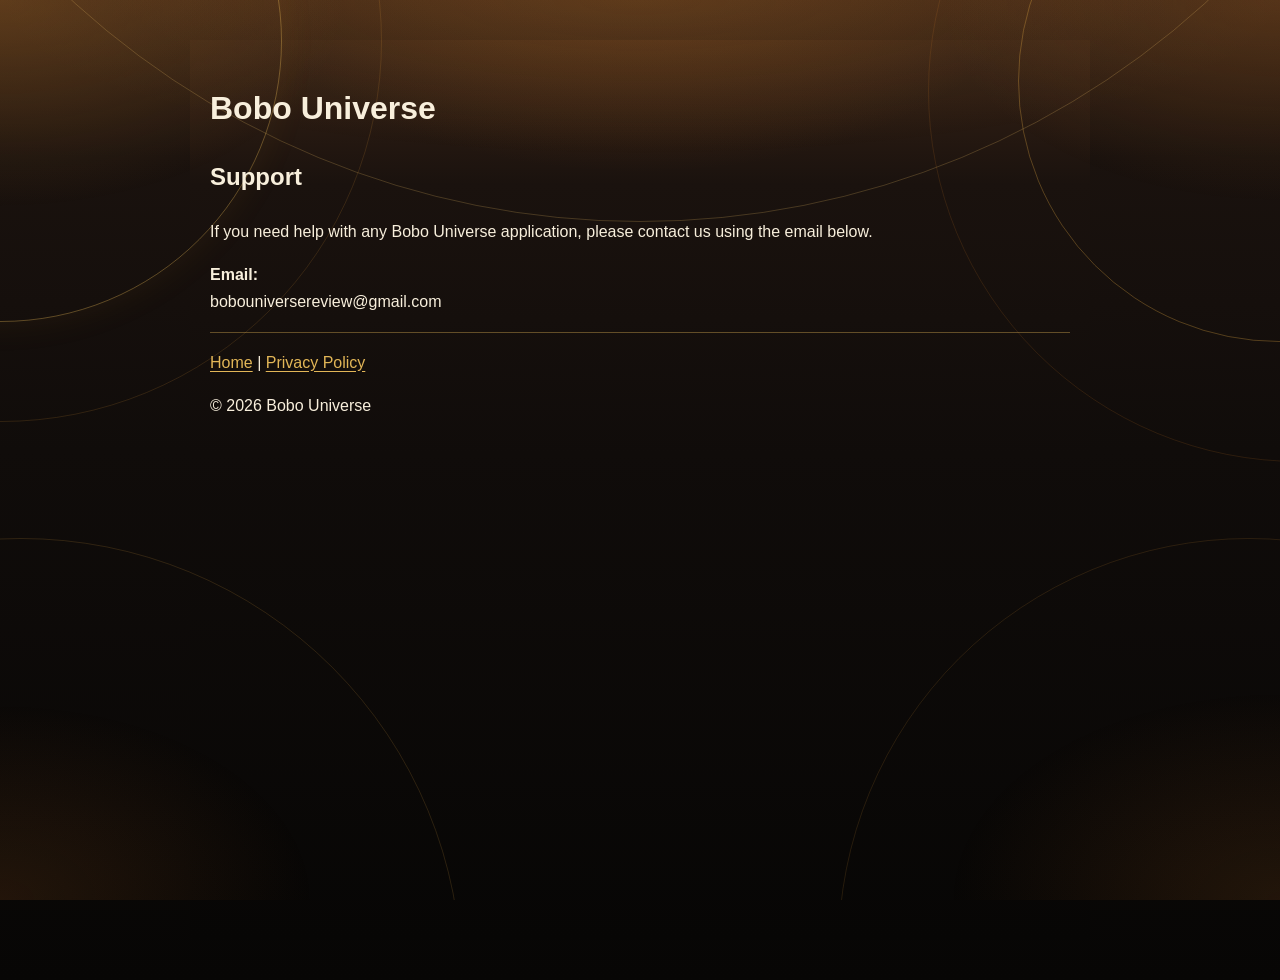
<file: support/index.html>
<!DOCTYPE html>
<html lang="en">
<head>
  <meta charset="UTF-8" />
  <meta name="viewport" content="width=device-width, initial-scale=1.0" />
  <title>Bobo Universe - Support</title>
  <link rel="stylesheet" href="../theme.css" />
</head>
<body class="doc">
  <div class="scene" aria-hidden="true">
    <span class="arc arc-top"></span>
    <span class="arc arc-tl"></span>
    <span class="arc arc-tl-outer"></span>
    <span class="arc arc-tr"></span>
    <span class="arc arc-tr-outer"></span>
    <span class="arc arc-bl"></span>
    <span class="arc arc-br"></span>
  </div>
  <h1>Bobo Universe</h1>
  <h2>Support</h2>

  <p>
    If you need help with any Bobo Universe application,
    please contact us using the email below.
  </p>

  <p>
    <b>Email:</b><br>
    bobouniversereview@gmail.com
  </p>

  <hr>

  <p>
    <a href="../">Home</a> |
    <a href="../privacy/">Privacy Policy</a>
  </p>

  <p>© 2026 Bobo Universe</p>
</body>
</html>
</file>
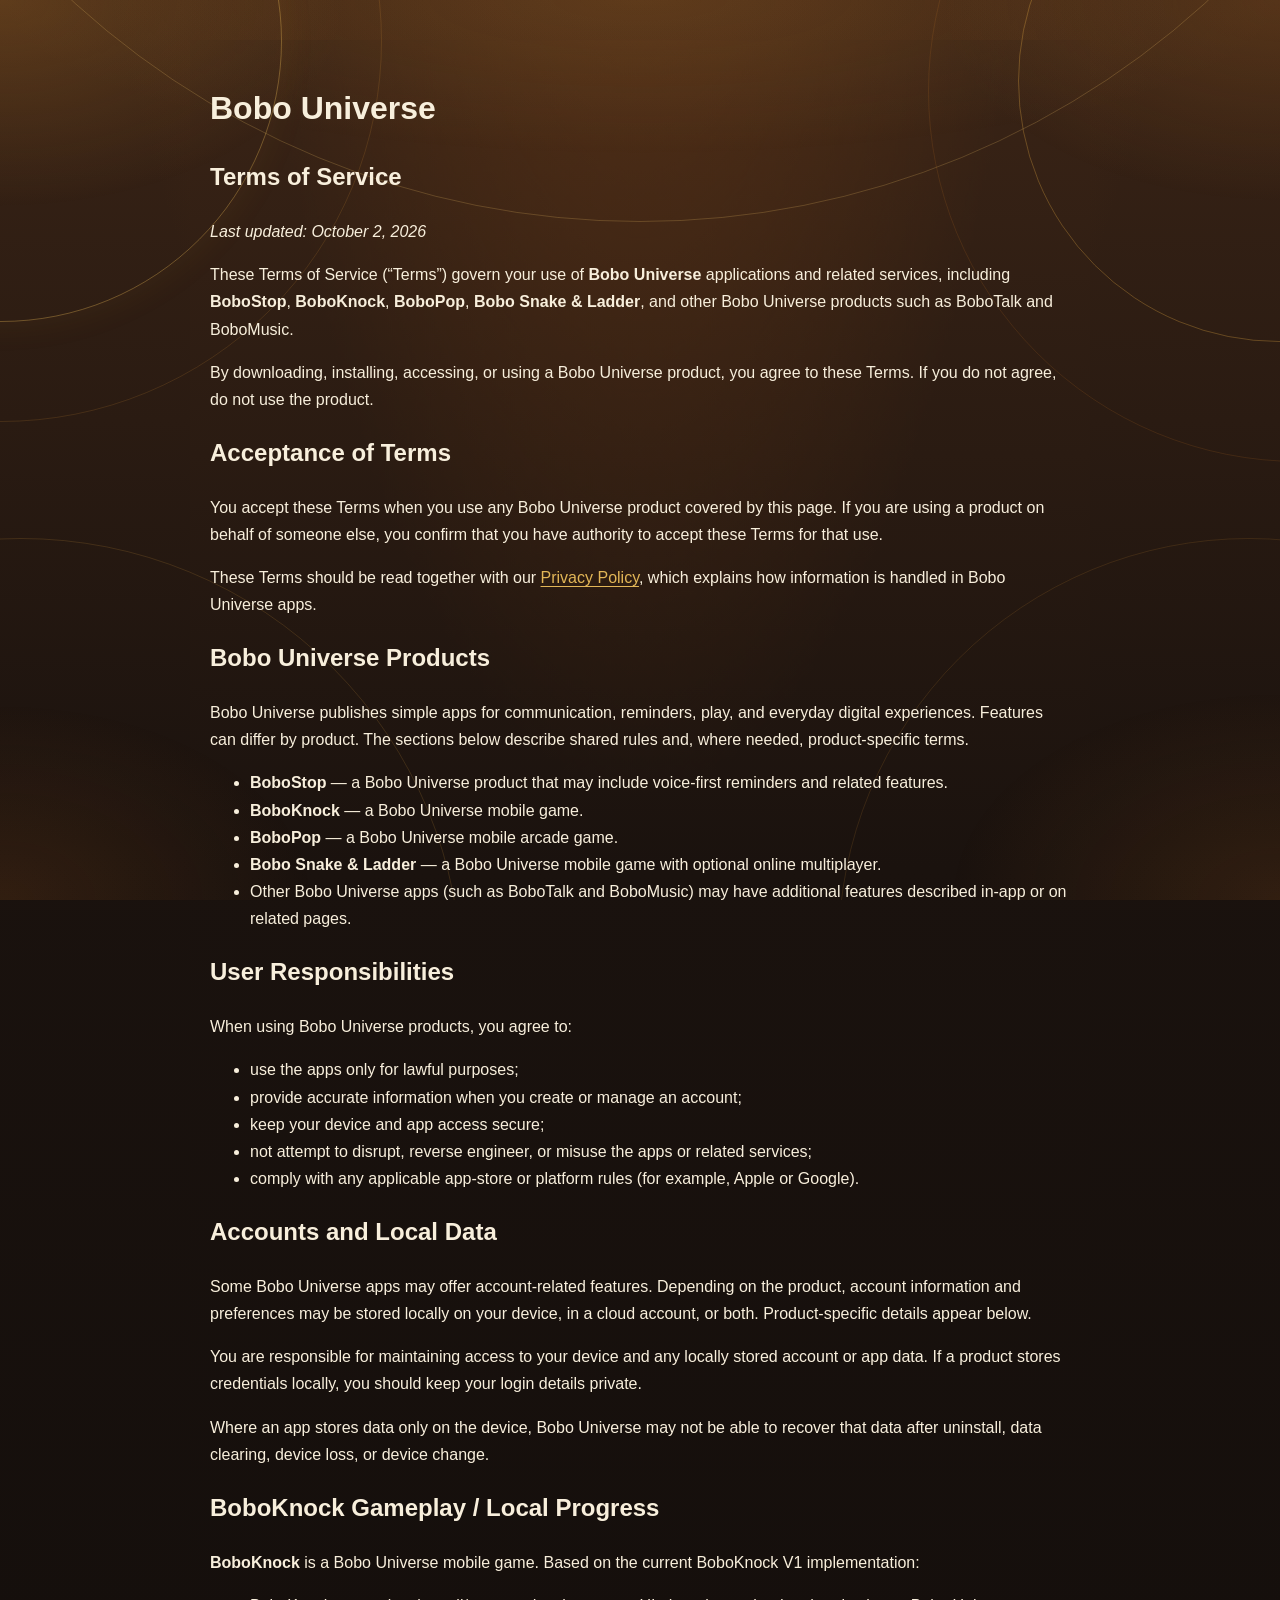
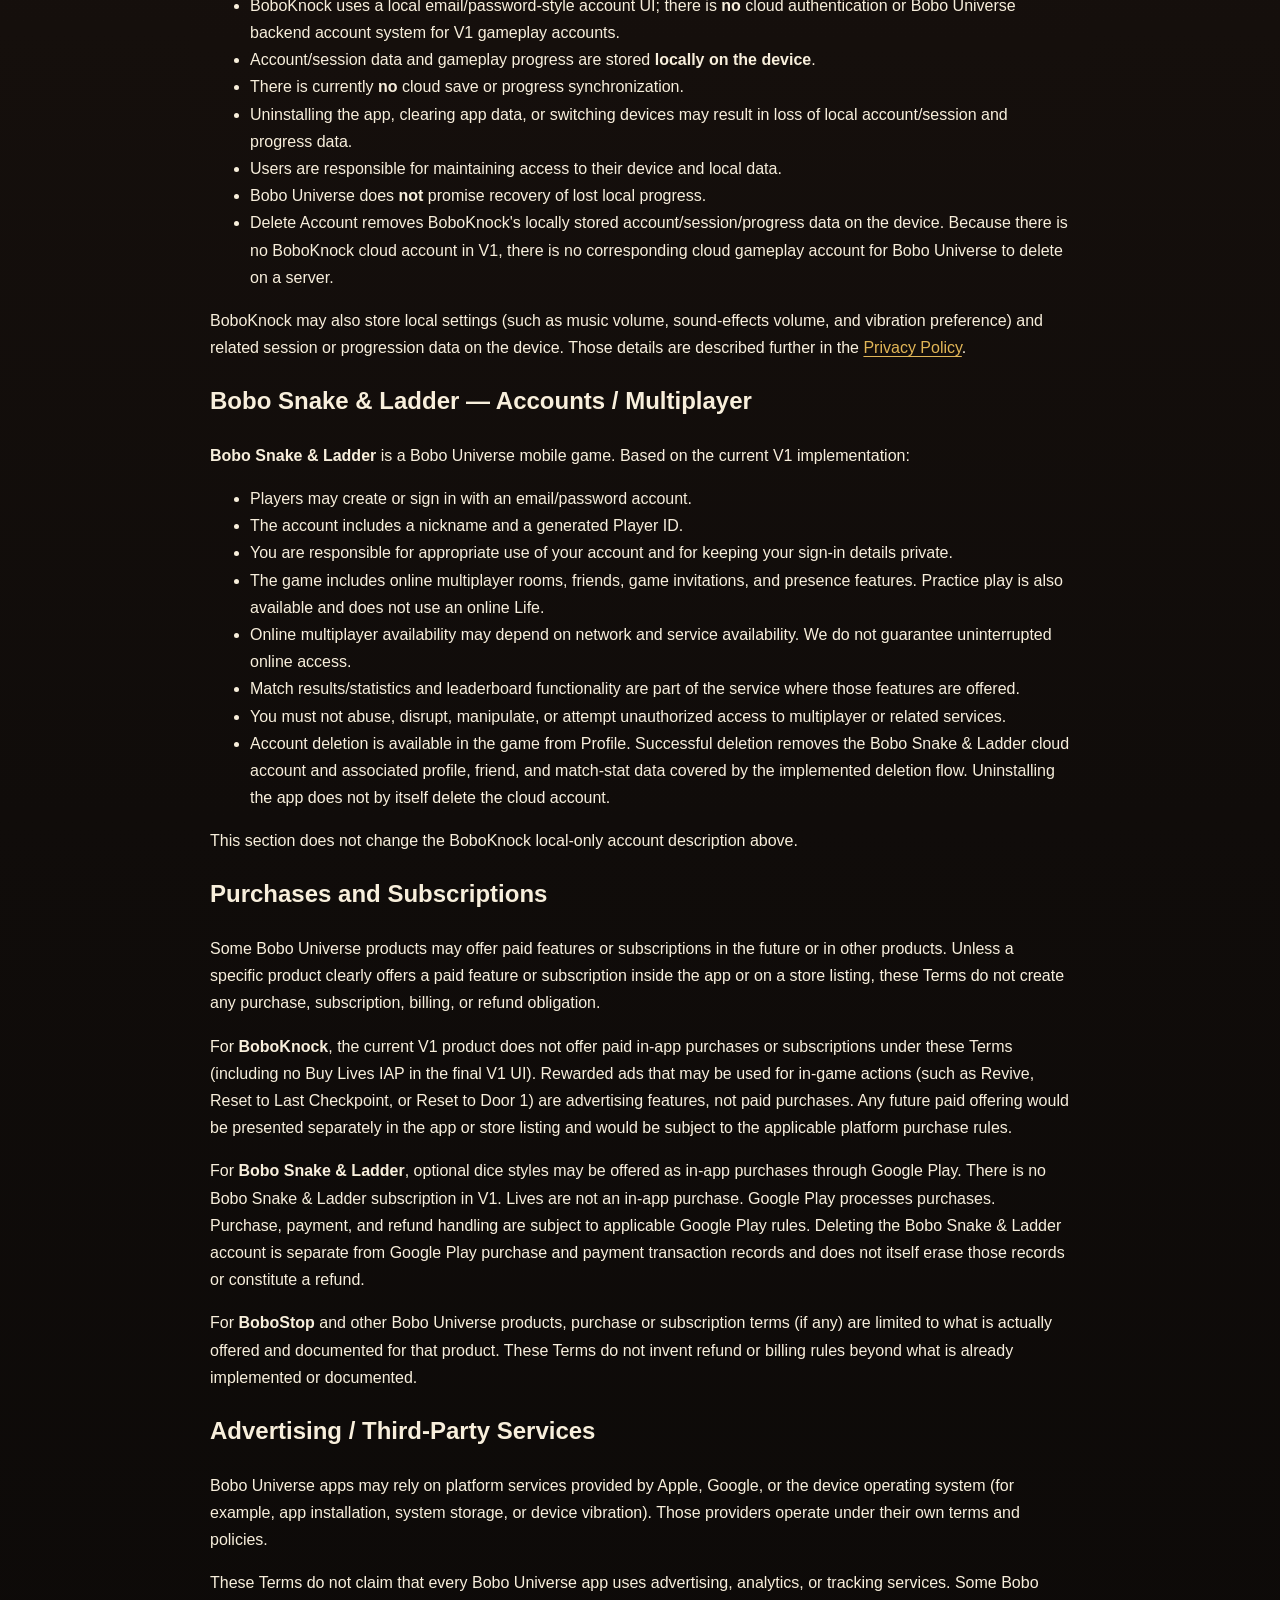
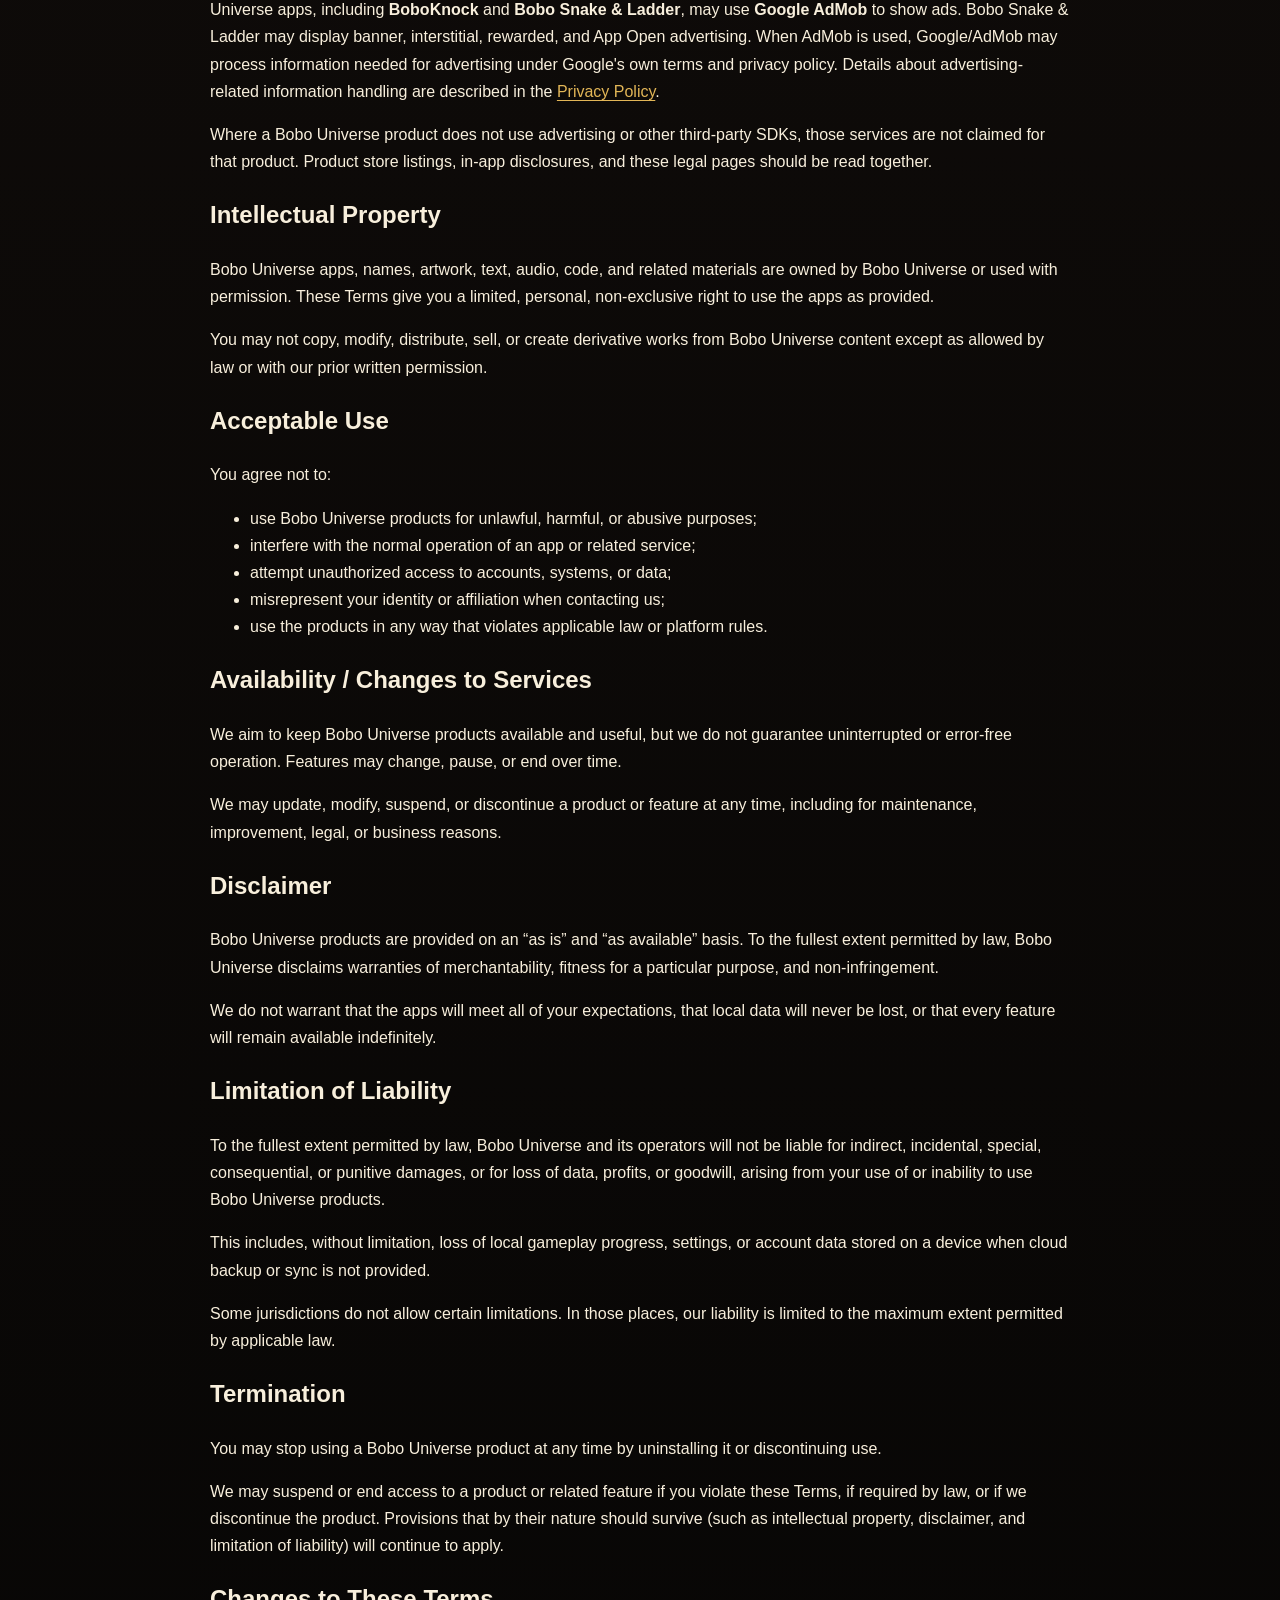
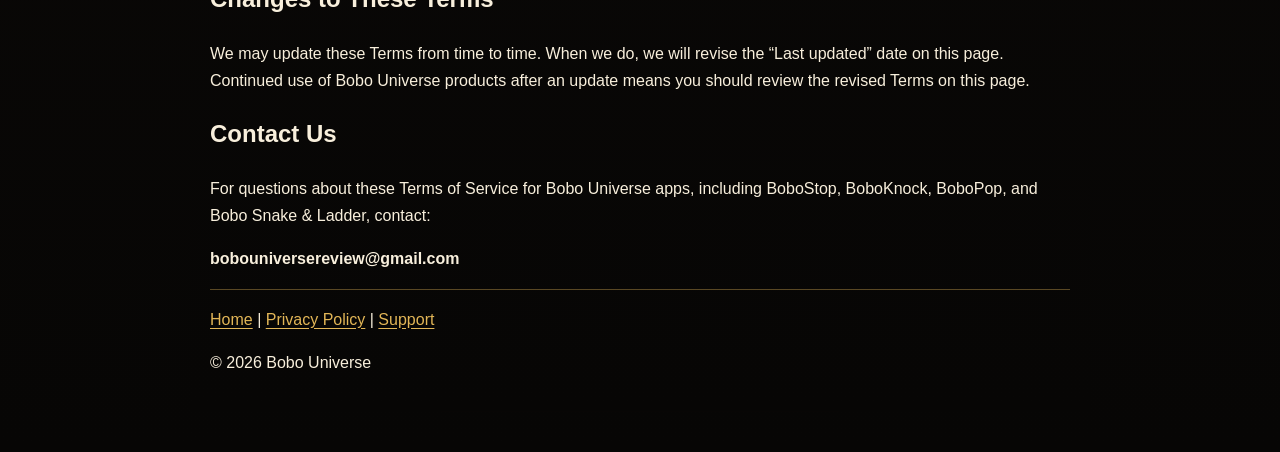
<file: terms/index.html>
<!DOCTYPE html>
<html lang="en">
<head>
  <meta charset="UTF-8" />
  <meta name="viewport" content="width=device-width, initial-scale=1.0" />
  <title>Bobo Universe - Terms of Service</title>
  <link rel="stylesheet" href="../theme.css" />
</head>
<body class="doc">
  <div class="scene" aria-hidden="true">
    <span class="arc arc-top"></span>
    <span class="arc arc-tl"></span>
    <span class="arc arc-tl-outer"></span>
    <span class="arc arc-tr"></span>
    <span class="arc arc-tr-outer"></span>
    <span class="arc arc-bl"></span>
    <span class="arc arc-br"></span>
  </div>
  <h1>Bobo Universe</h1>
  <h2>Terms of Service</h2>
  <p><em>Last updated: October 2, 2026</em></p>

  <p>
    These Terms of Service (“Terms”) govern your use of
    <b>Bobo Universe</b> applications and related services, including
    <b>BoboStop</b>, <b>BoboKnock</b>, <b>BoboPop</b>,
    <b>Bobo Snake &amp; Ladder</b>, and
    other Bobo Universe products such as BoboTalk and BoboMusic.
  </p>

  <p>
    By downloading, installing, accessing, or using a Bobo Universe product,
    you agree to these Terms. If you do not agree, do not use the product.
  </p>

  <h2>Acceptance of Terms</h2>
  <p>
    You accept these Terms when you use any Bobo Universe product covered by
    this page. If you are using a product on behalf of someone else, you
    confirm that you have authority to accept these Terms for that use.
  </p>
  <p>
    These Terms should be read together with our
    <a href="../privacy/">Privacy Policy</a>, which explains how information is
    handled in Bobo Universe apps.
  </p>

  <h2>Bobo Universe Products</h2>
  <p>
    Bobo Universe publishes simple apps for communication, reminders, play, and
    everyday digital experiences. Features can differ by product. The sections
    below describe shared rules and, where needed, product-specific terms.
  </p>
  <ul>
    <li><b>BoboStop</b> — a Bobo Universe product that may include voice-first reminders and related features.</li>
    <li><b>BoboKnock</b> — a Bobo Universe mobile game.</li>
    <li><b>BoboPop</b> — a Bobo Universe mobile arcade game.</li>
    <li><b>Bobo Snake &amp; Ladder</b> — a Bobo Universe mobile game with optional online multiplayer.</li>
    <li>Other Bobo Universe apps (such as BoboTalk and BoboMusic) may have additional features described in-app or on related pages.</li>
  </ul>

  <h2>User Responsibilities</h2>
  <p>When using Bobo Universe products, you agree to:</p>
  <ul>
    <li>use the apps only for lawful purposes;</li>
    <li>provide accurate information when you create or manage an account;</li>
    <li>keep your device and app access secure;</li>
    <li>not attempt to disrupt, reverse engineer, or misuse the apps or related services;</li>
    <li>comply with any applicable app-store or platform rules (for example, Apple or Google).</li>
  </ul>

  <h2>Accounts and Local Data</h2>
  <p>
    Some Bobo Universe apps may offer account-related features. Depending on the
    product, account information and preferences may be stored locally on your
    device, in a cloud account, or both. Product-specific details appear below.
  </p>
  <p>
    You are responsible for maintaining access to your device and any locally
    stored account or app data. If a product stores credentials locally, you
    should keep your login details private.
  </p>
  <p>
    Where an app stores data only on the device, Bobo Universe may not be able
    to recover that data after uninstall, data clearing, device loss, or device
    change.
  </p>

  <h2>BoboKnock Gameplay / Local Progress</h2>
  <p>
    <b>BoboKnock</b> is a Bobo Universe mobile game. Based on the current
    BoboKnock V1 implementation:
  </p>
  <ul>
    <li>BoboKnock uses a local email/password-style account UI; there is <b>no</b> cloud authentication or Bobo Universe backend account system for V1 gameplay accounts.</li>
    <li>Account/session data and gameplay progress are stored <b>locally on the device</b>.</li>
    <li>There is currently <b>no</b> cloud save or progress synchronization.</li>
    <li>Uninstalling the app, clearing app data, or switching devices may result in loss of local account/session and progress data.</li>
    <li>Users are responsible for maintaining access to their device and local data.</li>
    <li>Bobo Universe does <b>not</b> promise recovery of lost local progress.</li>
    <li>Delete Account removes BoboKnock's locally stored account/session/progress data on the device. Because there is no BoboKnock cloud account in V1, there is no corresponding cloud gameplay account for Bobo Universe to delete on a server.</li>
  </ul>
  <p>
    BoboKnock may also store local settings (such as music volume, sound-effects
    volume, and vibration preference) and related session or progression data on
    the device. Those details are described further in the
    <a href="../privacy/">Privacy Policy</a>.
  </p>

  <h2>Bobo Snake &amp; Ladder — Accounts / Multiplayer</h2>
  <p>
    <b>Bobo Snake &amp; Ladder</b> is a Bobo Universe mobile game. Based on the
    current V1 implementation:
  </p>
  <ul>
    <li>Players may create or sign in with an email/password account.</li>
    <li>The account includes a nickname and a generated Player ID.</li>
    <li>You are responsible for appropriate use of your account and for keeping your sign-in details private.</li>
    <li>The game includes online multiplayer rooms, friends, game invitations, and presence features. Practice play is also available and does not use an online Life.</li>
    <li>Online multiplayer availability may depend on network and service availability. We do not guarantee uninterrupted online access.</li>
    <li>Match results/statistics and leaderboard functionality are part of the service where those features are offered.</li>
    <li>You must not abuse, disrupt, manipulate, or attempt unauthorized access to multiplayer or related services.</li>
    <li>Account deletion is available in the game from Profile. Successful deletion removes the Bobo Snake &amp; Ladder cloud account and associated profile, friend, and match-stat data covered by the implemented deletion flow. Uninstalling the app does not by itself delete the cloud account.</li>
  </ul>
  <p>
    This section does not change the BoboKnock local-only account description
    above.
  </p>

  <h2>Purchases and Subscriptions</h2>
  <p>
    Some Bobo Universe products may offer paid features or subscriptions in the
    future or in other products. Unless a specific product clearly offers a paid
    feature or subscription inside the app or on a store listing, these Terms do
    not create any purchase, subscription, billing, or refund obligation.
  </p>
  <p>
    For <b>BoboKnock</b>, the current V1 product does not offer paid in-app
    purchases or subscriptions under these Terms (including no Buy Lives IAP in
    the final V1 UI). Rewarded ads that may be used for in-game actions (such as
    Revive, Reset to Last Checkpoint, or Reset to Door 1) are advertising
    features, not paid purchases. Any future paid offering would be presented
    separately in the app or store listing and would be subject to the applicable
    platform purchase rules.
  </p>
  <p>
    For <b>Bobo Snake &amp; Ladder</b>, optional dice styles may be offered as
    in-app purchases through Google Play. There is no Bobo Snake &amp; Ladder
    subscription in V1. Lives are not an in-app purchase. Google Play processes
    purchases. Purchase, payment, and refund handling are subject to applicable
    Google Play rules. Deleting the Bobo Snake &amp; Ladder account is separate
    from Google Play purchase and payment transaction records and does not
    itself erase those records or constitute a refund.
  </p>
  <p>
    For <b>BoboStop</b> and other Bobo Universe products, purchase or
    subscription terms (if any) are limited to what is actually offered and
    documented for that product. These Terms do not invent refund or billing
    rules beyond what is already implemented or documented.
  </p>

  <h2>Advertising / Third-Party Services</h2>
  <p>
    Bobo Universe apps may rely on platform services provided by Apple, Google,
    or the device operating system (for example, app installation, system
    storage, or device vibration). Those providers operate under their own terms
    and policies.
  </p>
  <p>
    These Terms do not claim that every Bobo Universe app uses advertising,
    analytics, or tracking services. Some Bobo Universe apps, including
    <b>BoboKnock</b> and <b>Bobo Snake &amp; Ladder</b>, may use
    <b>Google AdMob</b> to show ads. Bobo Snake &amp; Ladder may display
    banner, interstitial, rewarded, and App Open advertising. When AdMob is
    used, Google/AdMob may process information needed for advertising under
    Google's own terms and privacy policy. Details about advertising-related
    information handling are described in the
    <a href="../privacy/">Privacy Policy</a>.
  </p>
  <p>
    Where a Bobo Universe product does not use advertising or other third-party
    SDKs, those services are not claimed for that product. Product store
    listings, in-app disclosures, and these legal pages should be read together.
  </p>

  <h2>Intellectual Property</h2>
  <p>
    Bobo Universe apps, names, artwork, text, audio, code, and related materials
    are owned by Bobo Universe or used with permission. These Terms give you a
    limited, personal, non-exclusive right to use the apps as provided.
  </p>
  <p>
    You may not copy, modify, distribute, sell, or create derivative works from
    Bobo Universe content except as allowed by law or with our prior written
    permission.
  </p>

  <h2>Acceptable Use</h2>
  <p>You agree not to:</p>
  <ul>
    <li>use Bobo Universe products for unlawful, harmful, or abusive purposes;</li>
    <li>interfere with the normal operation of an app or related service;</li>
    <li>attempt unauthorized access to accounts, systems, or data;</li>
    <li>misrepresent your identity or affiliation when contacting us;</li>
    <li>use the products in any way that violates applicable law or platform rules.</li>
  </ul>

  <h2>Availability / Changes to Services</h2>
  <p>
    We aim to keep Bobo Universe products available and useful, but we do not
    guarantee uninterrupted or error-free operation. Features may change,
    pause, or end over time.
  </p>
  <p>
    We may update, modify, suspend, or discontinue a product or feature at any
    time, including for maintenance, improvement, legal, or business reasons.
  </p>

  <h2>Disclaimer</h2>
  <p>
    Bobo Universe products are provided on an “as is” and “as available” basis.
    To the fullest extent permitted by law, Bobo Universe disclaims warranties
    of merchantability, fitness for a particular purpose, and non-infringement.
  </p>
  <p>
    We do not warrant that the apps will meet all of your expectations, that
    local data will never be lost, or that every feature will remain available
    indefinitely.
  </p>

  <h2>Limitation of Liability</h2>
  <p>
    To the fullest extent permitted by law, Bobo Universe and its operators will
    not be liable for indirect, incidental, special, consequential, or punitive
    damages, or for loss of data, profits, or goodwill, arising from your use of
    or inability to use Bobo Universe products.
  </p>
  <p>
    This includes, without limitation, loss of local gameplay progress,
    settings, or account data stored on a device when cloud backup or sync is
    not provided.
  </p>
  <p>
    Some jurisdictions do not allow certain limitations. In those places, our
    liability is limited to the maximum extent permitted by applicable law.
  </p>

  <h2>Termination</h2>
  <p>
    You may stop using a Bobo Universe product at any time by uninstalling it
    or discontinuing use.
  </p>
  <p>
    We may suspend or end access to a product or related feature if you violate
    these Terms, if required by law, or if we discontinue the product. Provisions
    that by their nature should survive (such as intellectual property,
    disclaimer, and limitation of liability) will continue to apply.
  </p>

  <h2>Changes to These Terms</h2>
  <p>
    We may update these Terms from time to time. When we do, we will revise the
    “Last updated” date on this page. Continued use of Bobo Universe products
    after an update means you should review the revised Terms on this page.
  </p>

  <h2>Contact Us</h2>
  <p>
    For questions about these Terms of Service for Bobo Universe apps, including
    BoboStop, BoboKnock, BoboPop, and Bobo Snake &amp; Ladder, contact:
  </p>
  <p>
    <b>bobouniversereview@gmail.com</b>
  </p>

  <hr />

  <p>
    <a href="../">Home</a> |
    <a href="../privacy/">Privacy Policy</a> |
    <a href="../support/">Support</a>
  </p>

  <p>© 2026 Bobo Universe</p>
</body>
</html>
</file>
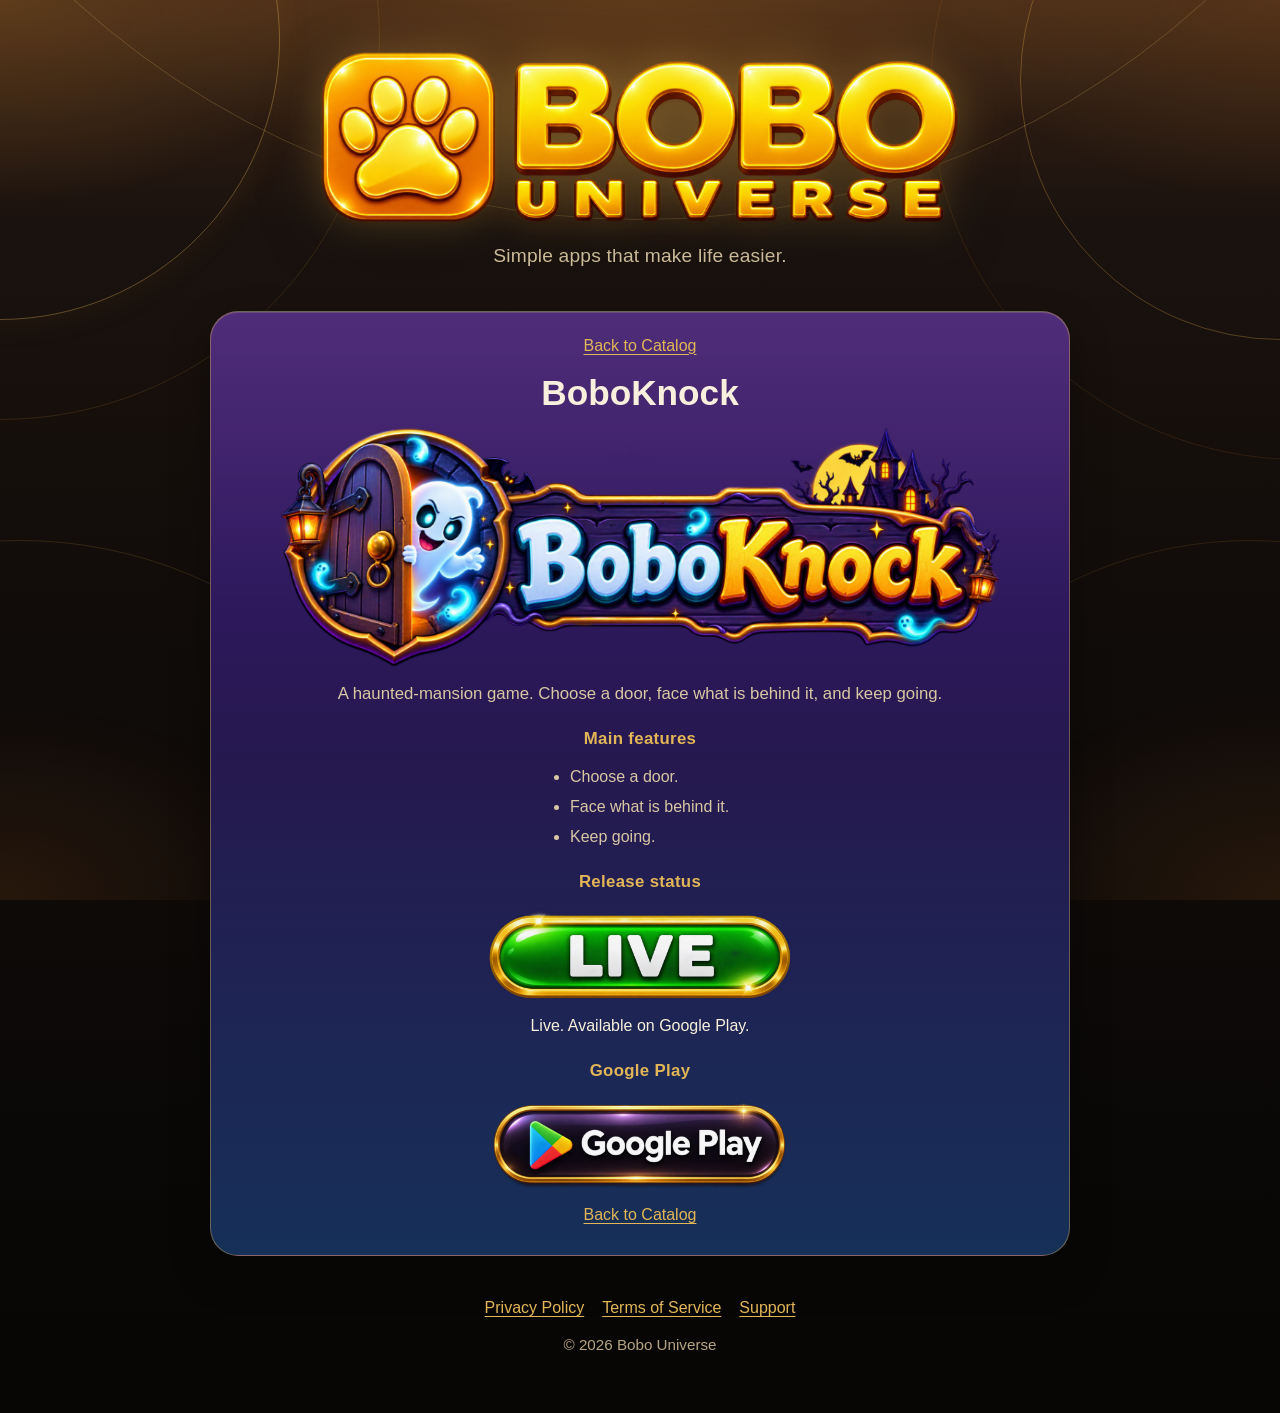
<file: products/boboknock/index.html>
<!DOCTYPE html>
<html lang="en">
<head>
  <meta charset="UTF-8" />
  <meta name="viewport" content="width=device-width, initial-scale=1.0" />
  <title>BoboKnock - Bobo Universe</title>
  <meta name="description" content="BoboKnock is live on Google Play. A haunted-mansion game. Choose a door, face what is behind it, and keep going." />
  <link rel="stylesheet" href="../../styles.css" />
</head>
<body>
  <div class="scene" aria-hidden="true">
    <span class="arc arc-top"></span>
    <span class="arc arc-tl"></span>
    <span class="arc arc-tl-outer"></span>
    <span class="arc arc-tr"></span>
    <span class="arc arc-tr-outer"></span>
    <span class="arc arc-bl"></span>
    <span class="arc arc-br"></span>
  </div>
  <header class="hero">
    <a class="home-logo" href="../../">
      <img class="logo" src="../../assets/logo.png" width="948" height="256" alt="Bobo Universe" />
    </a>
    <p class="tagline">Simple apps that make life easier.</p>
  </header>

  <main>
    <article class="detail" id="boboknock">
      <p class="back-link"><a href="../../#boboknock">Back to Catalog</a></p>
      <h1>BoboKnock</h1>
      <img class="banner" src="../../assets/banners/boboknock-banner.png" width="985" height="327" alt="BoboKnock" />
      <p class="description">A haunted-mansion game. Choose a door, face what is behind it, and keep going.</p>

      <h2>Main features</h2>
      <ul class="features">
        <li>Choose a door.</li>
        <li>Face what is behind it.</li>
        <li>Keep going.</li>
      </ul>

      <h2>Release status</h2>
      <div class="status">
        <img src="../../assets/ui/live.png" width="1032" height="312" alt="Live" />
      </div>
      <p class="release-note">Live. Available on Google Play.</p>

      <h2>Google Play</h2>
      <div class="action">
        <div class="slot">
          <a class="store" href="https://play.google.com/store/apps/details?id=com.bobouniverse.boboknock" target="_blank" rel="noopener noreferrer" aria-label="Get BoboKnock on Google Play">
            <img src="../../assets/ui/google-play.png" width="1032" height="312" alt="Get BoboKnock on Google Play" />
          </a>
        </div>
      </div>

      <p class="back-link"><a href="../../#boboknock">Back to Catalog</a></p>
    </article>
  </main>

  <footer>
    <nav class="legal" aria-label="Policies">
      <a href="../../privacy/">Privacy Policy</a>
      <a href="../../terms/">Terms of Service</a>
      <a href="../../support/">Support</a>
    </nav>
    <p class="copyright">© 2026 Bobo Universe</p>
  </footer>
</body>
</html>
</file>
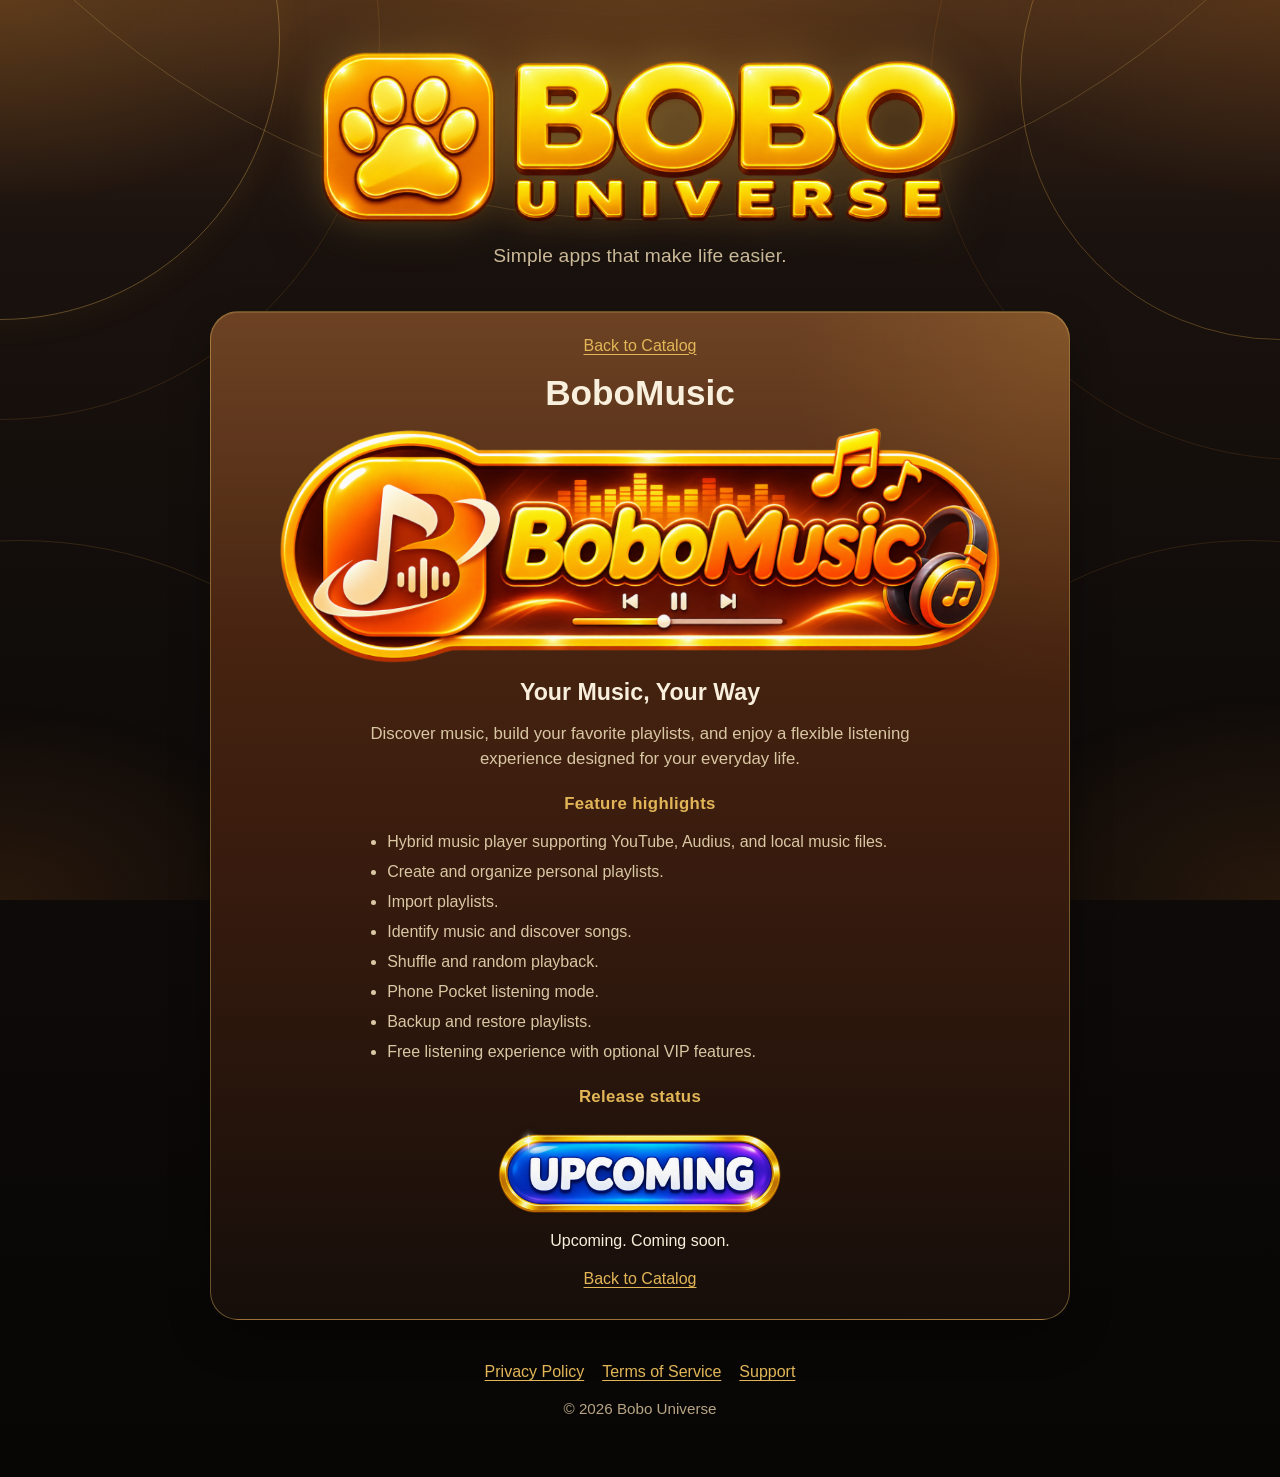
<file: products/bobomusic/index.html>
<!DOCTYPE html>
<html lang="en">
<head>
  <meta charset="UTF-8" />
  <meta name="viewport" content="width=device-width, initial-scale=1.0" />
  <title>BoboMusic - Bobo Universe</title>
  <meta name="description" content="BoboMusic is upcoming. Your Music, Your Way. Discover music, build playlists, and enjoy a flexible listening experience." />
  <link rel="stylesheet" href="../../styles.css" />
</head>
<body>
  <div class="scene" aria-hidden="true">
    <span class="arc arc-top"></span>
    <span class="arc arc-tl"></span>
    <span class="arc arc-tl-outer"></span>
    <span class="arc arc-tr"></span>
    <span class="arc arc-tr-outer"></span>
    <span class="arc arc-bl"></span>
    <span class="arc arc-br"></span>
  </div>
  <header class="hero">
    <a class="home-logo" href="../../">
      <img class="logo" src="../../assets/logo.png" width="948" height="256" alt="Bobo Universe" />
    </a>
    <p class="tagline">Simple apps that make life easier.</p>
  </header>

  <main>
    <article class="detail" id="bobomusic">
      <p class="back-link"><a href="../../#bobomusic">Back to Catalog</a></p>
      <h1>BoboMusic</h1>
      <img class="banner" src="../../assets/banners/bobomusic-banner.png" width="1009" height="329" alt="BoboMusic" />
      <p class="headline">Your Music, Your Way</p>
      <p class="description">Discover music, build your favorite playlists, and enjoy a flexible listening experience designed for your everyday life.</p>

      <h2>Feature highlights</h2>
      <ul class="features highlights">
        <li>Hybrid music player supporting YouTube, Audius, and local music files.</li>
        <li>Create and organize personal playlists.</li>
        <li>Import playlists.</li>
        <li>Identify music and discover songs.</li>
        <li>Shuffle and random playback.</li>
        <li>Phone Pocket listening mode.</li>
        <li>Backup and restore playlists.</li>
        <li>Free listening experience with optional VIP features.</li>
      </ul>

      <h2>Release status</h2>
      <div class="status">
        <img src="../../assets/ui/upcoming.png" width="1032" height="312" alt="Upcoming" />
      </div>
      <p class="release-note">Upcoming. Coming soon.</p>

      <p class="back-link"><a href="../../#bobomusic">Back to Catalog</a></p>
    </article>
  </main>

  <footer>
    <nav class="legal" aria-label="Policies">
      <a href="../../privacy/">Privacy Policy</a>
      <a href="../../terms/">Terms of Service</a>
      <a href="../../support/">Support</a>
    </nav>
    <p class="copyright">© 2026 Bobo Universe</p>
  </footer>
</body>
</html>
</file>
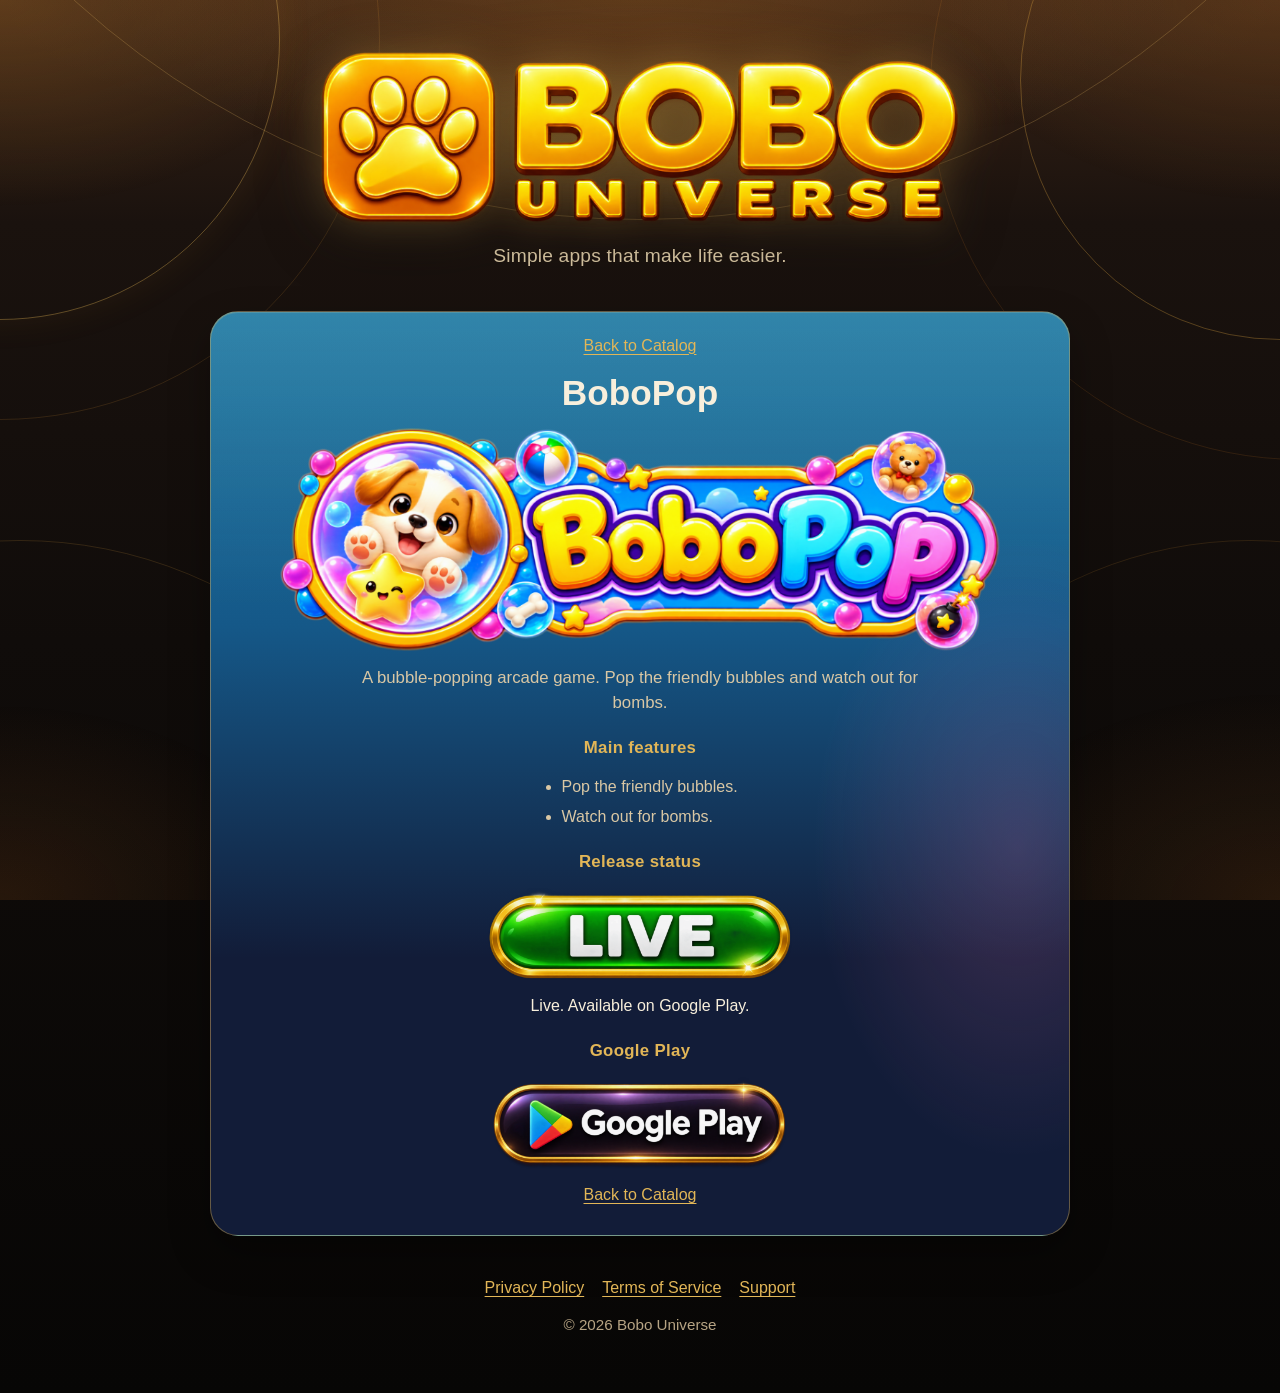
<file: products/bobopop/index.html>
<!DOCTYPE html>
<html lang="en">
<head>
  <meta charset="UTF-8" />
  <meta name="viewport" content="width=device-width, initial-scale=1.0" />
  <title>BoboPop - Bobo Universe</title>
  <meta name="description" content="BoboPop is live on Google Play. A bubble-popping arcade game. Pop the friendly bubbles and watch out for bombs." />
  <link rel="stylesheet" href="../../styles.css" />
</head>
<body>
  <div class="scene" aria-hidden="true">
    <span class="arc arc-top"></span>
    <span class="arc arc-tl"></span>
    <span class="arc arc-tl-outer"></span>
    <span class="arc arc-tr"></span>
    <span class="arc arc-tr-outer"></span>
    <span class="arc arc-bl"></span>
    <span class="arc arc-br"></span>
  </div>
  <header class="hero">
    <a class="home-logo" href="../../">
      <img class="logo" src="../../assets/logo.png" width="948" height="256" alt="Bobo Universe" />
    </a>
    <p class="tagline">Simple apps that make life easier.</p>
  </header>

  <main>
    <article class="detail" id="bobopop">
      <p class="back-link"><a href="../../#bobopop">Back to Catalog</a></p>
      <h1>BoboPop</h1>
      <img class="banner" src="../../assets/banners/bobopop-banner.png" width="1003" height="311" alt="BoboPop" />
      <p class="description">A bubble-popping arcade game. Pop the friendly bubbles and watch out for bombs.</p>

      <h2>Main features</h2>
      <ul class="features">
        <li>Pop the friendly bubbles.</li>
        <li>Watch out for bombs.</li>
      </ul>

      <h2>Release status</h2>
      <div class="status">
        <img src="../../assets/ui/live.png" width="1032" height="312" alt="Live" />
      </div>
      <p class="release-note">Live. Available on Google Play.</p>

      <h2>Google Play</h2>
      <div class="action">
        <div class="slot">
          <a class="store" href="https://play.google.com/store/apps/details?id=com.bobouniverse.bobopop" target="_blank" rel="noopener noreferrer" aria-label="Get BoboPop on Google Play">
            <img src="../../assets/ui/google-play.png" width="1032" height="312" alt="Get BoboPop on Google Play" />
          </a>
        </div>
      </div>

      <p class="back-link"><a href="../../#bobopop">Back to Catalog</a></p>
    </article>
  </main>

  <footer>
    <nav class="legal" aria-label="Policies">
      <a href="../../privacy/">Privacy Policy</a>
      <a href="../../terms/">Terms of Service</a>
      <a href="../../support/">Support</a>
    </nav>
    <p class="copyright">© 2026 Bobo Universe</p>
  </footer>
</body>
</html>
</file>
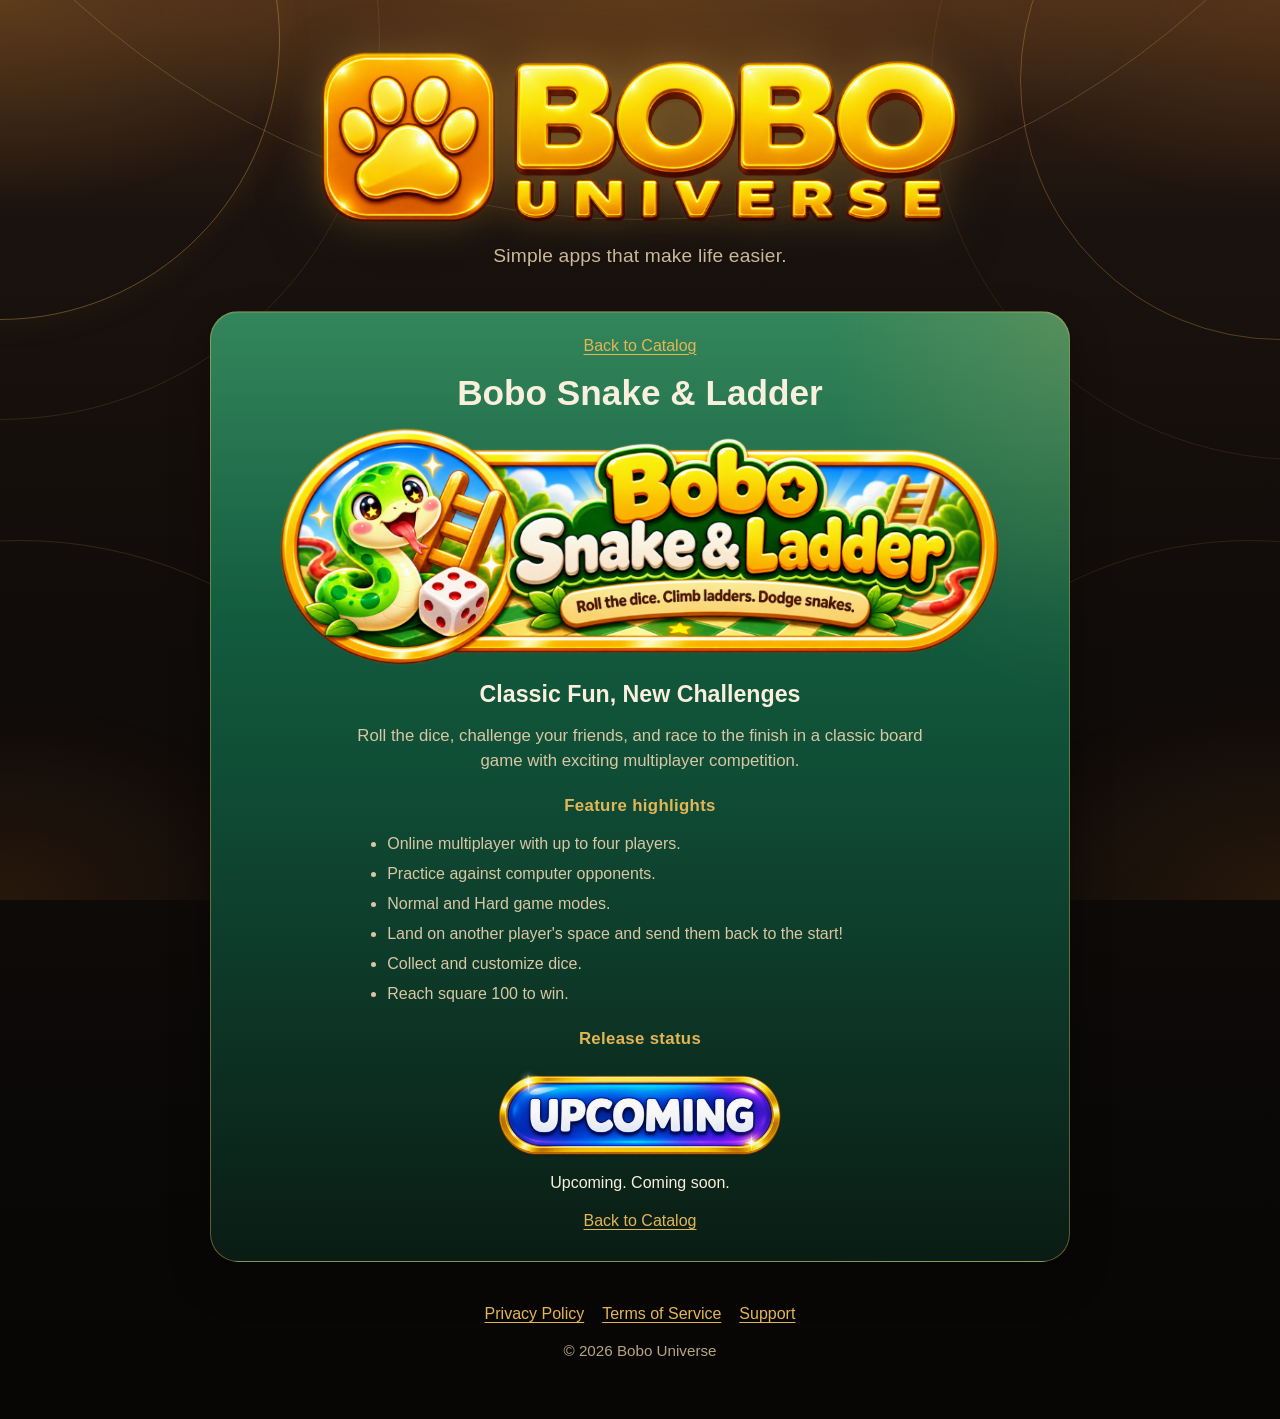
<file: products/bobosnakeandladder/index.html>
<!DOCTYPE html>
<html lang="en">
<head>
  <meta charset="UTF-8" />
  <meta name="viewport" content="width=device-width, initial-scale=1.0" />
  <title>Bobo Snake &amp; Ladder - Bobo Universe</title>
  <meta name="description" content="Bobo Snake &amp; Ladder is upcoming. Classic Fun, New Challenges. Roll the dice, challenge friends, and race to the finish." />
  <link rel="stylesheet" href="../../styles.css" />
</head>
<body>
  <div class="scene" aria-hidden="true">
    <span class="arc arc-top"></span>
    <span class="arc arc-tl"></span>
    <span class="arc arc-tl-outer"></span>
    <span class="arc arc-tr"></span>
    <span class="arc arc-tr-outer"></span>
    <span class="arc arc-bl"></span>
    <span class="arc arc-br"></span>
  </div>
  <header class="hero">
    <a class="home-logo" href="../../">
      <img class="logo" src="../../assets/logo.png" width="948" height="256" alt="Bobo Universe" />
    </a>
    <p class="tagline">Simple apps that make life easier.</p>
  </header>

  <main>
    <article class="detail" id="bobosnakeandladder">
      <p class="back-link"><a href="../../#bobosnakeandladder">Back to Catalog</a></p>
      <h1>Bobo Snake &amp; Ladder</h1>
      <img class="banner" src="../../assets/banners/bobosnakeandladder-banner.png" width="1007" height="331" alt="Bobo Snake &amp; Ladder" />
      <p class="headline">Classic Fun, New Challenges</p>
      <p class="description">Roll the dice, challenge your friends, and race to the finish in a classic board game with exciting multiplayer competition.</p>

      <h2>Feature highlights</h2>
      <ul class="features highlights">
        <li>Online multiplayer with up to four players.</li>
        <li>Practice against computer opponents.</li>
        <li>Normal and Hard game modes.</li>
        <li>Land on another player's space and send them back to the start!</li>
        <li>Collect and customize dice.</li>
        <li>Reach square 100 to win.</li>
      </ul>

      <h2>Release status</h2>
      <div class="status">
        <img src="../../assets/ui/upcoming.png" width="1032" height="312" alt="Upcoming" />
      </div>
      <p class="release-note">Upcoming. Coming soon.</p>

      <p class="back-link"><a href="../../#bobosnakeandladder">Back to Catalog</a></p>
    </article>
  </main>

  <footer>
    <nav class="legal" aria-label="Policies">
      <a href="../../privacy/">Privacy Policy</a>
      <a href="../../terms/">Terms of Service</a>
      <a href="../../support/">Support</a>
    </nav>
    <p class="copyright">© 2026 Bobo Universe</p>
  </footer>
</body>
</html>
</file>
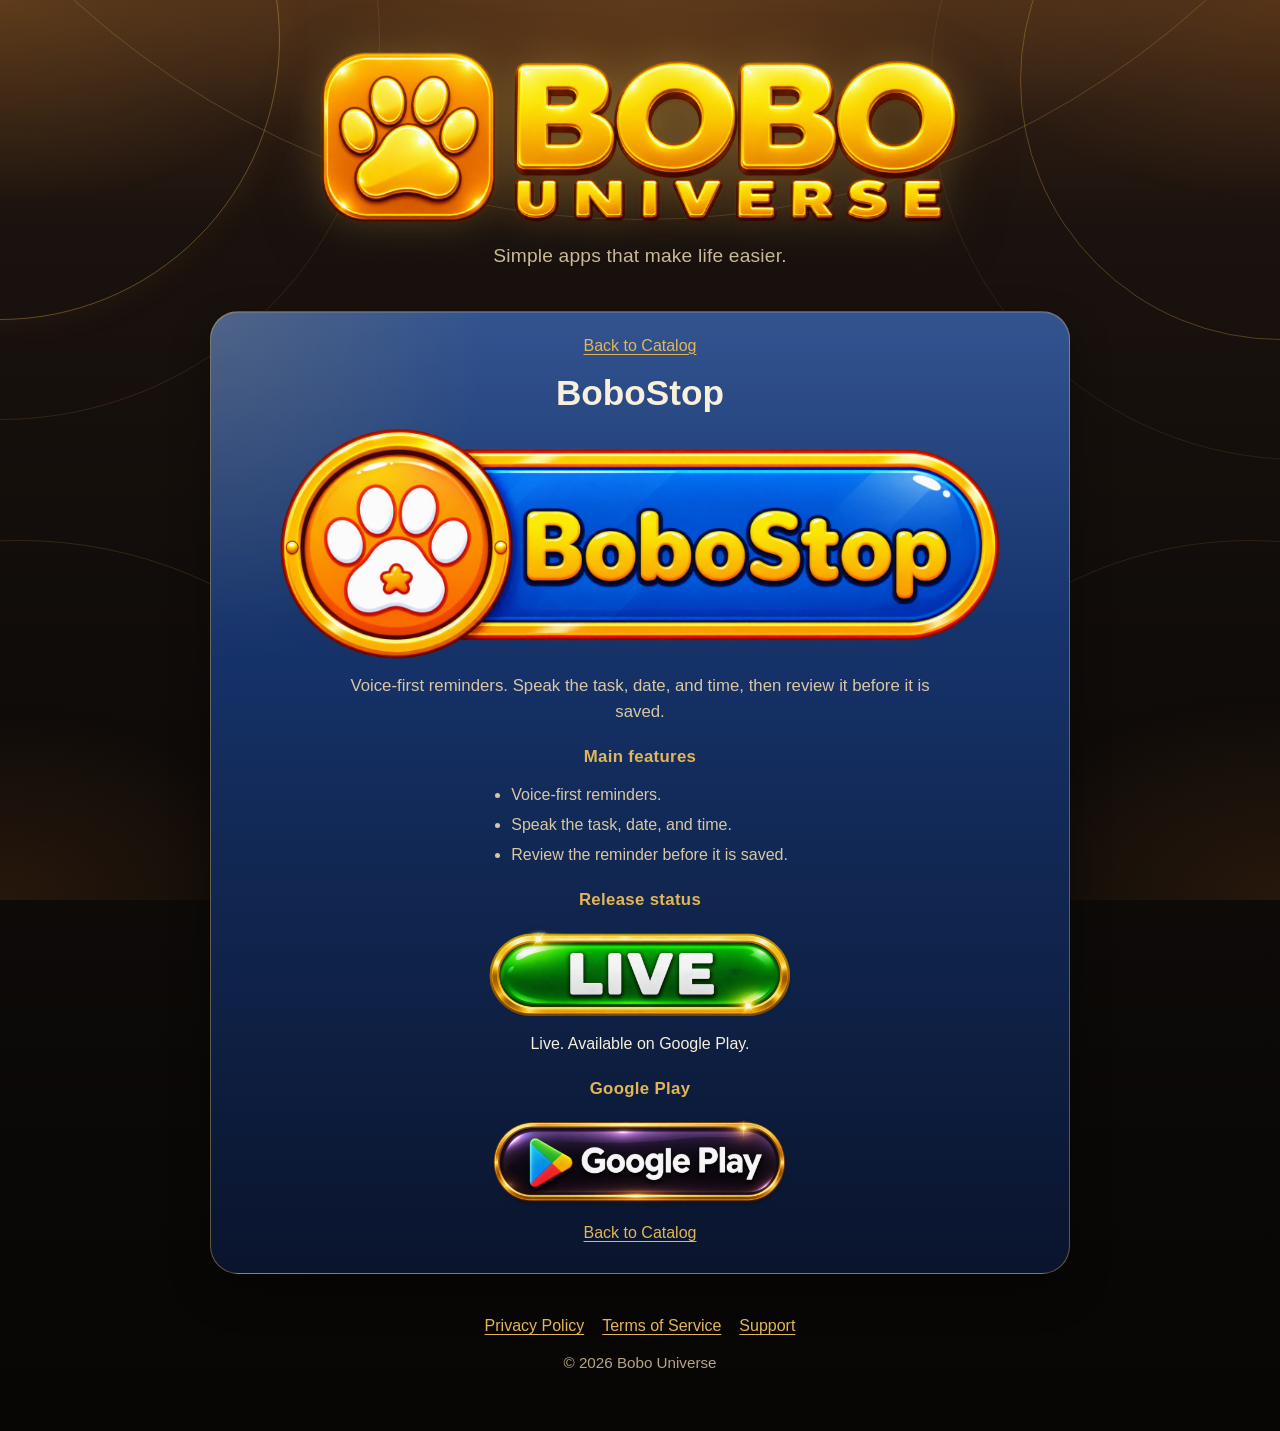
<file: products/bobostop/index.html>
<!DOCTYPE html>
<html lang="en">
<head>
  <meta charset="UTF-8" />
  <meta name="viewport" content="width=device-width, initial-scale=1.0" />
  <title>BoboStop - Bobo Universe</title>
  <meta name="description" content="BoboStop is live on Google Play. Voice-first reminders. Speak the task, date, and time, then review it before it is saved." />
  <link rel="stylesheet" href="../../styles.css" />
</head>
<body>
  <div class="scene" aria-hidden="true">
    <span class="arc arc-top"></span>
    <span class="arc arc-tl"></span>
    <span class="arc arc-tl-outer"></span>
    <span class="arc arc-tr"></span>
    <span class="arc arc-tr-outer"></span>
    <span class="arc arc-bl"></span>
    <span class="arc arc-br"></span>
  </div>
  <header class="hero">
    <a class="home-logo" href="../../">
      <img class="logo" src="../../assets/logo.png" width="948" height="256" alt="Bobo Universe" />
    </a>
    <p class="tagline">Simple apps that make life easier.</p>
  </header>

  <main>
    <article class="detail" id="bobostop">
      <p class="back-link"><a href="../../#bobostop">Back to Catalog</a></p>
      <h1>BoboStop</h1>
      <img class="banner" src="../../assets/banners/bobostop-banner.png" width="970" height="312" alt="BoboStop" />
      <p class="description">Voice-first reminders. Speak the task, date, and time, then review it before it is saved.</p>

      <h2>Main features</h2>
      <ul class="features">
        <li>Voice-first reminders.</li>
        <li>Speak the task, date, and time.</li>
        <li>Review the reminder before it is saved.</li>
      </ul>

      <h2>Release status</h2>
      <div class="status">
        <img src="../../assets/ui/live.png" width="1032" height="312" alt="Live" />
      </div>
      <p class="release-note">Live. Available on Google Play.</p>

      <h2>Google Play</h2>
      <div class="action">
        <div class="slot">
          <a class="store" href="https://play.google.com/store/apps/details?id=com.bobouniverse.bobostop" target="_blank" rel="noopener noreferrer" aria-label="Get BoboStop on Google Play">
            <img src="../../assets/ui/google-play.png" width="1032" height="312" alt="Get BoboStop on Google Play" />
          </a>
        </div>
      </div>

      <p class="back-link"><a href="../../#bobostop">Back to Catalog</a></p>
    </article>
  </main>

  <footer>
    <nav class="legal" aria-label="Policies">
      <a href="../../privacy/">Privacy Policy</a>
      <a href="../../terms/">Terms of Service</a>
      <a href="../../support/">Support</a>
    </nav>
    <p class="copyright">© 2026 Bobo Universe</p>
  </footer>
</body>
</html>
</file>
<file: styles.css>
:root {
  --gold: #e2b657;
  --gold-dim: rgba(226, 182, 87, 0.4);
  --ink: #f8efdc;
  --muted: #d9c7a4;
  --frame-width: clamp(304px, 20vw, 348px);
  --frame-ratio: 1032 / 312;
  --page-width: min(1720px, calc(100% - 72px));
  color-scheme: dark;
}

* { box-sizing: border-box; }

html { scroll-behavior: smooth; }

body {
  margin: 0;
  min-height: 100vh;
  color: var(--ink);
  font-family: "Segoe UI", "Helvetica Neue", Arial, sans-serif;
  line-height: 1.5;
  background:
    radial-gradient(ellipse 80% 46% at 50% -12%, rgba(146, 78, 24, 0.42), transparent 58%),
    linear-gradient(180deg, #3a2416 0%, #1a120e 16%, #100c0a 46%, #070605 100%);
}

.scene {
  position: fixed;
  inset: 0;
  overflow: hidden;
  pointer-events: none;
  z-index: 0;
}

.scene::before {
  content: "";
  position: absolute;
  inset: 0;
  background:
    radial-gradient(ellipse 42% 36% at 0% 0%, rgba(226, 146, 48, 0.22), transparent 64%),
    radial-gradient(ellipse 40% 34% at 100% 0%, rgba(214, 128, 40, 0.18), transparent 66%),
    radial-gradient(ellipse 36% 32% at 0% 100%, rgba(176, 96, 32, 0.16), transparent 68%),
    radial-gradient(ellipse 38% 34% at 100% 100%, rgba(186, 104, 34, 0.15), transparent 68%),
    radial-gradient(ellipse 70% 24% at 50% 0%, rgba(236, 176, 72, 0.1), transparent 72%);
}

.arc {
  position: absolute;
  border-radius: 50%;
  border: 1px solid rgba(232, 184, 92, 0.28);
}

.arc-top {
  width: 1680px;
  height: 1680px;
  left: 50%;
  top: -1460px;
  transform: translateX(-50%);
  border-color: rgba(240, 196, 104, 0.22);
}

.arc-tl,
.arc-tl-outer {
  left: -280px;
  top: -240px;
}

.arc-tl {
  width: 560px;
  height: 560px;
  border-color: rgba(240, 190, 88, 0.34);
  box-shadow: 0 0 36px rgba(210, 140, 42, 0.08);
}

.arc-tl-outer {
  width: 760px;
  height: 760px;
  left: -380px;
  top: -340px;
  border-color: rgba(214, 150, 58, 0.16);
}

.arc-tr,
.arc-tr-outer {
  right: -260px;
  top: -180px;
}

.arc-tr {
  width: 520px;
  height: 520px;
  border-color: rgba(236, 176, 70, 0.3);
}

.arc-tr-outer {
  width: 740px;
  height: 740px;
  right: -390px;
  top: -280px;
  border-color: rgba(196, 120, 42, 0.16);
}

.arc-bl {
  width: 880px;
  height: 880px;
  left: -420px;
  bottom: -520px;
  border-color: rgba(226, 168, 72, 0.16);
}

.arc-br {
  width: 820px;
  height: 820px;
  right: -380px;
  bottom: -460px;
  border-color: rgba(214, 146, 54, 0.15);
}

.hero,
main,
footer {
  position: relative;
  z-index: 1;
  width: var(--page-width);
  margin-inline: auto;
}

.hero {
  padding: 52px 0 8px;
  text-align: center;
}

.hero::before {
  content: "";
  position: absolute;
  z-index: -1;
  left: 50%;
  top: 46%;
  width: min(760px, 78%);
  height: 240px;
  transform: translate(-50%, -52%);
  background: radial-gradient(ellipse at center, rgba(240, 184, 72, 0.32), rgba(176, 96, 28, 0.1) 46%, transparent 72%);
  filter: blur(8px);
  pointer-events: none;
}

.logo {
  width: min(640px, 92%);
  height: auto;
  filter:
    drop-shadow(0 0 22px rgba(255, 198, 96, 0.28))
    drop-shadow(0 16px 28px rgba(0, 0, 0, 0.42));
}

.tagline {
  margin: 10px 0 0;
  color: var(--muted);
  font-size: 1.2rem;
  letter-spacing: 0.01em;
}

main {
  display: grid;
  gap: 26px;
  padding: 32px 0 8px;
}

.product {
  display: grid;
  grid-template-columns: minmax(0, 1fr) var(--frame-width) var(--frame-width);
  grid-template-areas:
    "banner status action"
    "copy status action";
  gap: 10px 28px;
  align-items: center;
  padding: 22px 26px;
  border: 1px solid var(--gold-dim);
  border-radius: 28px;
  background:
    linear-gradient(180deg, rgba(255, 228, 170, 0.1), transparent 32%),
    linear-gradient(180deg, rgba(72, 46, 24, 0.9), rgba(16, 12, 10, 0.96));
  box-shadow:
    0 18px 42px rgba(0, 0, 0, 0.32),
    inset 0 1px 0 rgba(255, 220, 150, 0.16);
}

#bobostop {
  background:
    linear-gradient(180deg, rgba(255, 228, 170, 0.1), transparent 32%),
    radial-gradient(70% 80% at 0% 0%, rgba(226, 182, 87, 0.16), transparent 46%),
    linear-gradient(180deg, #1c438c 0%, #122a58 52%, #0a142c 100%);
}

#bobomusic {
  background:
    linear-gradient(180deg, rgba(255, 228, 170, 0.1), transparent 32%),
    radial-gradient(68% 78% at 100% 0%, rgba(255, 176, 64, 0.16), transparent 48%),
    linear-gradient(180deg, #5c3014 0%, #3a1c0e 52%, #160e0a 100%);
}

#boboknock {
  background:
    linear-gradient(180deg, rgba(255, 228, 170, 0.1), transparent 32%),
    linear-gradient(180deg, #3c1874 0%, #261850 46%, #163058 100%);
}

#bobopop {
  background:
    linear-gradient(180deg, rgba(255, 228, 170, 0.1), transparent 32%),
    radial-gradient(34% 48% at 94% 58%, rgba(230, 120, 180, 0.2), transparent 70%),
    linear-gradient(180deg, #1a7aaa 0%, #155888 34%, #121c38 70%);
}

#bobosnakeandladder {
  background:
    linear-gradient(180deg, rgba(255, 228, 170, 0.12), transparent 32%),
    radial-gradient(50% 72% at 100% 0%, rgba(232, 190, 90, 0.18), transparent 56%),
    linear-gradient(180deg, #187850 0%, #0f4a34 52%, #0a1c14 100%);
}

.banner-link {
  grid-area: banner;
  display: block;
  width: 100%;
  line-height: 0;
  color: inherit;
  text-decoration: none;
  border-radius: 16px;
  cursor: pointer;
}

.banner-link:focus-visible {
  outline: 3px solid var(--gold);
  outline-offset: 4px;
}

.banner-link:hover .banner {
  filter: brightness(1.06);
}

.banner {
  width: 100%;
  height: auto;
  display: block;
  border: 0;
}

.description {
  grid-area: copy;
  margin: 0;
  color: var(--muted);
  font-size: 1.05rem;
}

.status,
.action {
  display: flex;
  flex-direction: column;
  align-items: center;
  justify-content: center;
  width: var(--frame-width);
  gap: 8px;
}

.status { grid-area: status; }
.action { grid-area: action; }

.slot {
  width: 100%;
  aspect-ratio: var(--frame-ratio);
}

.status img,
.slot,
.slot img,
.store {
  width: 100%;
}

.slot img,
.store {
  height: 100%;
}

.status img {
  height: auto;
  aspect-ratio: var(--frame-ratio);
}

.delete-account,
.delete-spacer {
  font-size: 0.95rem;
  line-height: 1.3;
  text-align: center;
}

.delete-account {
  color: var(--gold);
  text-decoration-thickness: 1px;
  text-underline-offset: 3px;
}

.delete-account:hover { color: #ffe3a3; }

.delete-account:focus-visible {
  outline: 3px solid var(--gold);
  outline-offset: 3px;
}

.delete-spacer {
  visibility: hidden;
}

.store {
  display: flex;
  align-items: center;
  justify-content: center;
  border-radius: 999px;
}

.store:focus-visible {
  outline: 3px solid var(--gold);
  outline-offset: 4px;
}

.status img,
.action img {
  display: block;
  object-fit: contain;
  object-position: center;
}

footer {
  padding: 32px 0 56px;
  text-align: center;
}

.legal {
  display: flex;
  flex-wrap: wrap;
  justify-content: center;
  gap: 8px 18px;
  margin: 0 0 14px;
}

.legal a {
  color: var(--gold);
  text-decoration-thickness: 1px;
  text-underline-offset: 3px;
}

.legal a:hover { color: #ffe3a3; }

.copyright {
  margin: 8px 0 0;
  color: #b7a484;
  font-size: 0.95rem;
}

@media (max-width: 1180px) {
  :root {
    --page-width: min(860px, calc(100% - 32px));
  }

  .product {
    grid-template-columns: minmax(0, 1fr);
    grid-template-areas:
      "banner"
      "copy"
      "status"
      "action";
    justify-items: center;
    text-align: center;
    gap: 8px;
  }

  .status,
  .action,
  .slot {
    width: min(280px, 100%);
  }

  .delete-spacer { display: none; }

  .description { max-width: 42rem; }
}

.home-logo {
  display: inline-block;
  line-height: 0;
  color: inherit;
  text-decoration: none;
  border-radius: 16px;
}

.home-logo:focus-visible {
  outline: 3px solid var(--gold);
  outline-offset: 4px;
}

.detail {
  justify-self: center;
  box-sizing: border-box;
  width: min(860px, 100%);
  display: flex;
  flex-direction: column;
  align-items: center;
  text-align: center;
  gap: 14px;
  padding: 22px 26px 28px;
  border: 1px solid var(--gold-dim);
  border-radius: 28px;
  box-shadow:
    0 18px 42px rgba(0, 0, 0, 0.32),
    inset 0 1px 0 rgba(255, 220, 150, 0.16);
}

.detail .banner {
  width: min(720px, 100%);
}

.detail h1,
.detail h2,
.detail .headline,
.detail .release-note,
.detail .back-link {
  margin: 0;
}

.detail .headline {
  max-width: 38rem;
  color: var(--ink);
  font-size: clamp(1.15rem, 2.4vw, 1.45rem);
  font-weight: 650;
  line-height: 1.3;
}

.detail h1 {
  font-size: clamp(1.7rem, 3vw, 2.2rem);
  line-height: 1.2;
}

.detail h2 {
  margin-top: 6px;
  color: var(--gold);
  font-size: 1.05rem;
  letter-spacing: 0.02em;
}

.detail .description {
  max-width: 38rem;
}

.detail .features {
  margin: 0;
  padding-left: 1.2rem;
  max-width: 34rem;
  color: var(--muted);
  text-align: left;
}

.detail .features li + li {
  margin-top: 6px;
}

.detail .features.highlights {
  width: min(36rem, 100%);
}

.detail .release-note {
  max-width: 36rem;
  color: var(--ink);
}

.back-link a {
  color: var(--gold);
  text-decoration-thickness: 1px;
  text-underline-offset: 3px;
}

.back-link a:hover { color: #ffe3a3; }

.back-link a:focus-visible {
  outline: 3px solid var(--gold);
  outline-offset: 3px;
}

@media (max-width: 420px) {
  :root { --page-width: min(860px, calc(100% - 20px)); }
  .hero { padding-top: 28px; }
  .product { padding: 12px; border-radius: 20px; }
  .detail { padding: 12px; border-radius: 20px; }
  .tagline { font-size: 1rem; }
  .description { font-size: 0.95rem; }
  .logo { width: min(640px, 100%); }
  .detail h1 { font-size: 1.55rem; }
}
</file>
<file: theme.css>
/* Same background treatment as the approved homepage. */
html {
  color-scheme: dark;
  background:
    radial-gradient(ellipse 80% 46% at 50% -12%, rgba(146, 78, 24, 0.42), transparent 58%),
    linear-gradient(180deg, #3a2416 0%, #1a120e 16%, #100c0a 46%, #070605 100%);
}

body {
  margin: 0;
  min-height: 100vh;
  background:
    radial-gradient(ellipse 80% 46% at 50% -12%, rgba(146, 78, 24, 0.42), transparent 58%),
    linear-gradient(180deg, #3a2416 0%, #1a120e 16%, #100c0a 46%, #070605 100%);
}

.scene {
  position: fixed;
  inset: 0;
  overflow: hidden;
  pointer-events: none;
  z-index: 0;
}

.scene::before {
  content: "";
  position: absolute;
  inset: 0;
  background:
    radial-gradient(ellipse 42% 36% at 0% 0%, rgba(226, 146, 48, 0.22), transparent 64%),
    radial-gradient(ellipse 40% 34% at 100% 0%, rgba(214, 128, 40, 0.18), transparent 66%),
    radial-gradient(ellipse 36% 32% at 0% 100%, rgba(176, 96, 32, 0.16), transparent 68%),
    radial-gradient(ellipse 38% 34% at 100% 100%, rgba(186, 104, 34, 0.15), transparent 68%),
    radial-gradient(ellipse 70% 24% at 50% 0%, rgba(236, 176, 72, 0.1), transparent 72%);
}

.arc {
  position: absolute;
  border-radius: 50%;
  border: 1px solid rgba(232, 184, 92, 0.28);
}

.arc-top {
  width: 1680px;
  height: 1680px;
  left: 50%;
  top: -1460px;
  transform: translateX(-50%);
  border-color: rgba(240, 196, 104, 0.22);
}

.arc-tl,
.arc-tl-outer {
  left: -280px;
  top: -240px;
}

.arc-tl {
  width: 560px;
  height: 560px;
  border-color: rgba(240, 190, 88, 0.34);
  box-shadow: 0 0 36px rgba(210, 140, 42, 0.08);
}

.arc-tl-outer {
  width: 760px;
  height: 760px;
  left: -380px;
  top: -340px;
  border-color: rgba(214, 150, 58, 0.16);
}

.arc-tr,
.arc-tr-outer {
  right: -260px;
  top: -180px;
}

.arc-tr {
  width: 520px;
  height: 520px;
  border-color: rgba(236, 176, 70, 0.3);
}

.arc-tr-outer {
  width: 740px;
  height: 740px;
  right: -390px;
  top: -280px;
  border-color: rgba(196, 120, 42, 0.16);
}

.arc-bl {
  width: 880px;
  height: 880px;
  left: -420px;
  bottom: -520px;
  border-color: rgba(226, 168, 72, 0.16);
}

.arc-br {
  width: 820px;
  height: 820px;
  right: -380px;
  bottom: -460px;
  border-color: rgba(214, 146, 54, 0.15);
}

.doc {
  box-sizing: border-box;
  max-width: 900px;
  margin: 40px auto;
  padding: 20px;
  color: #f8efdc;
  font-family: Arial, sans-serif;
  line-height: 1.7;
  overflow-wrap: break-word;
}

.doc > :not(.scene) {
  position: relative;
  z-index: 1;
}

.doc h1,
.doc h2 {
  color: #f8efdc;
}

.doc a {
  color: #e2b657;
  text-underline-offset: 3px;
}

.doc a:hover { color: #ffe3a3; }

.doc a:focus-visible {
  outline: 3px solid #e2b657;
  outline-offset: 3px;
}

.doc hr {
  border: 0;
  border-top: 1px solid rgba(226, 182, 87, 0.38);
}

@media (max-width: 420px) {
  .doc {
    margin: 24px auto;
    padding: 16px;
  }
}
</file>
